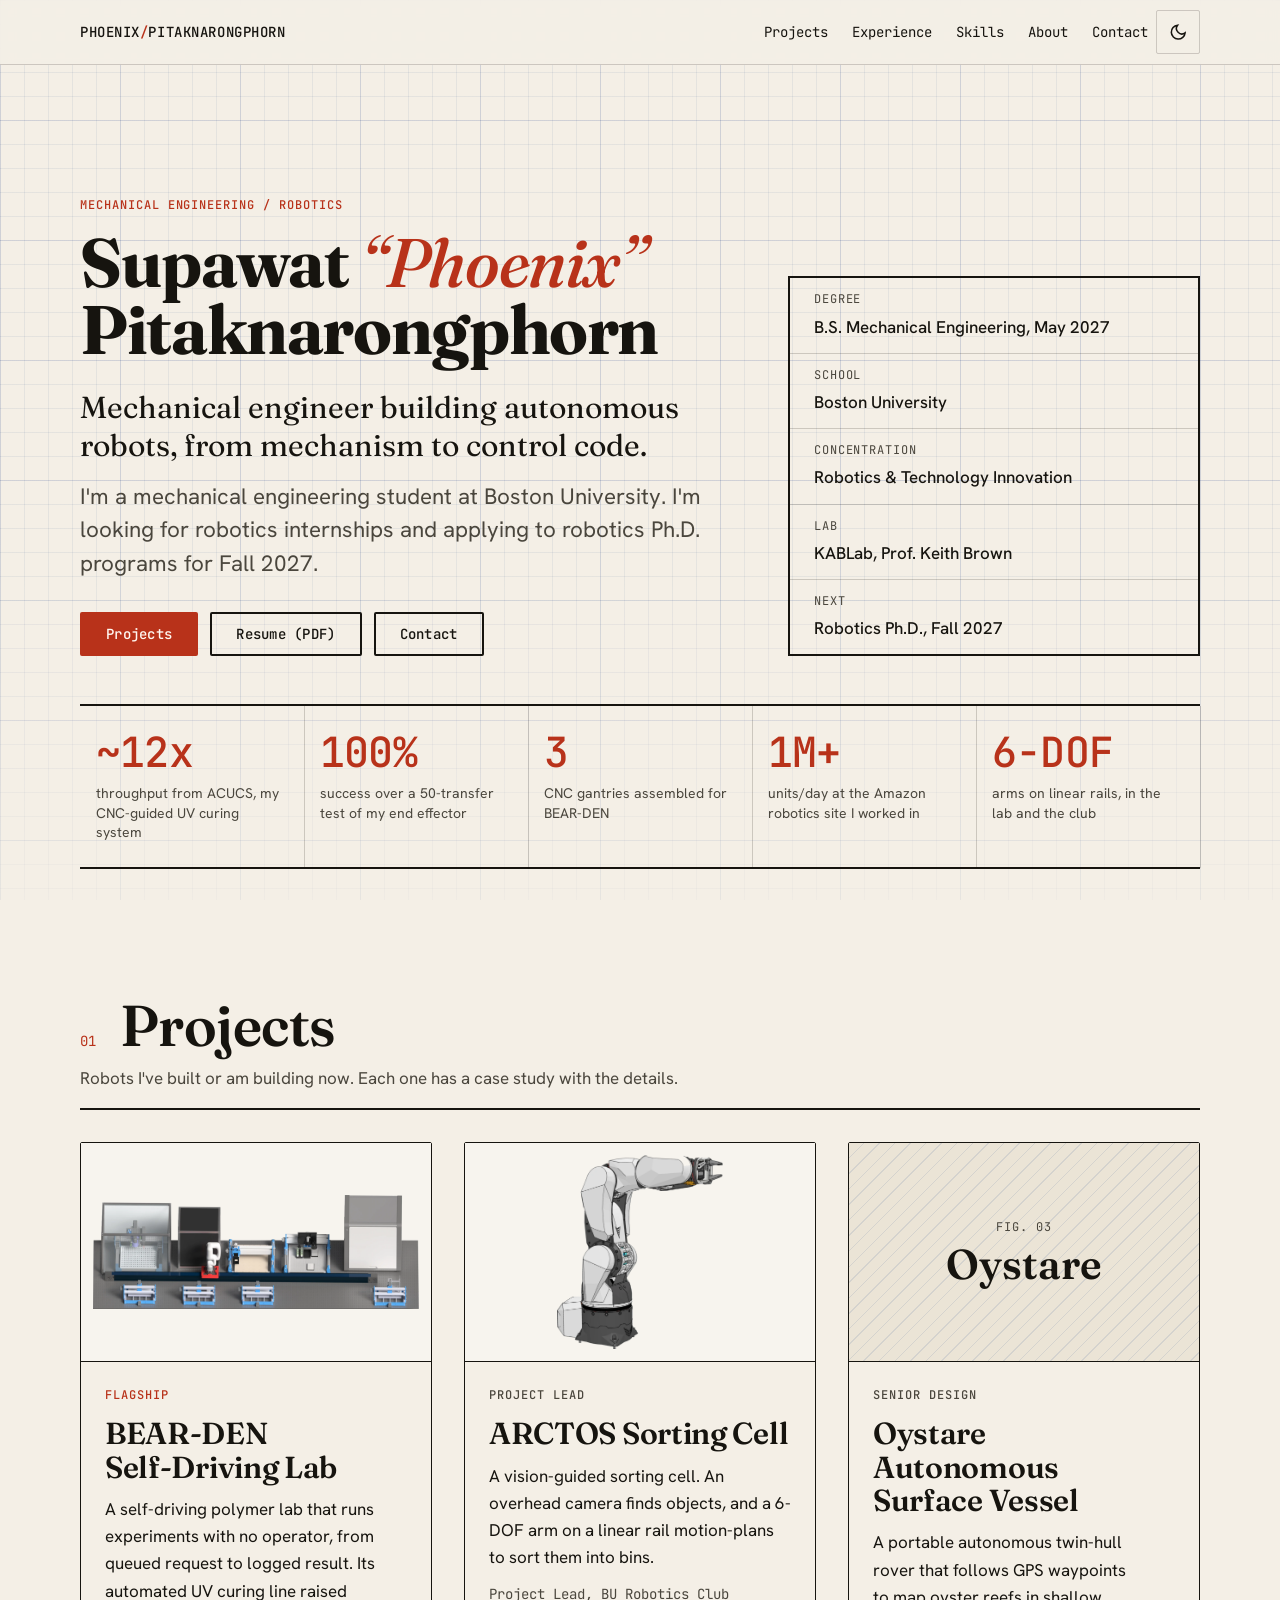
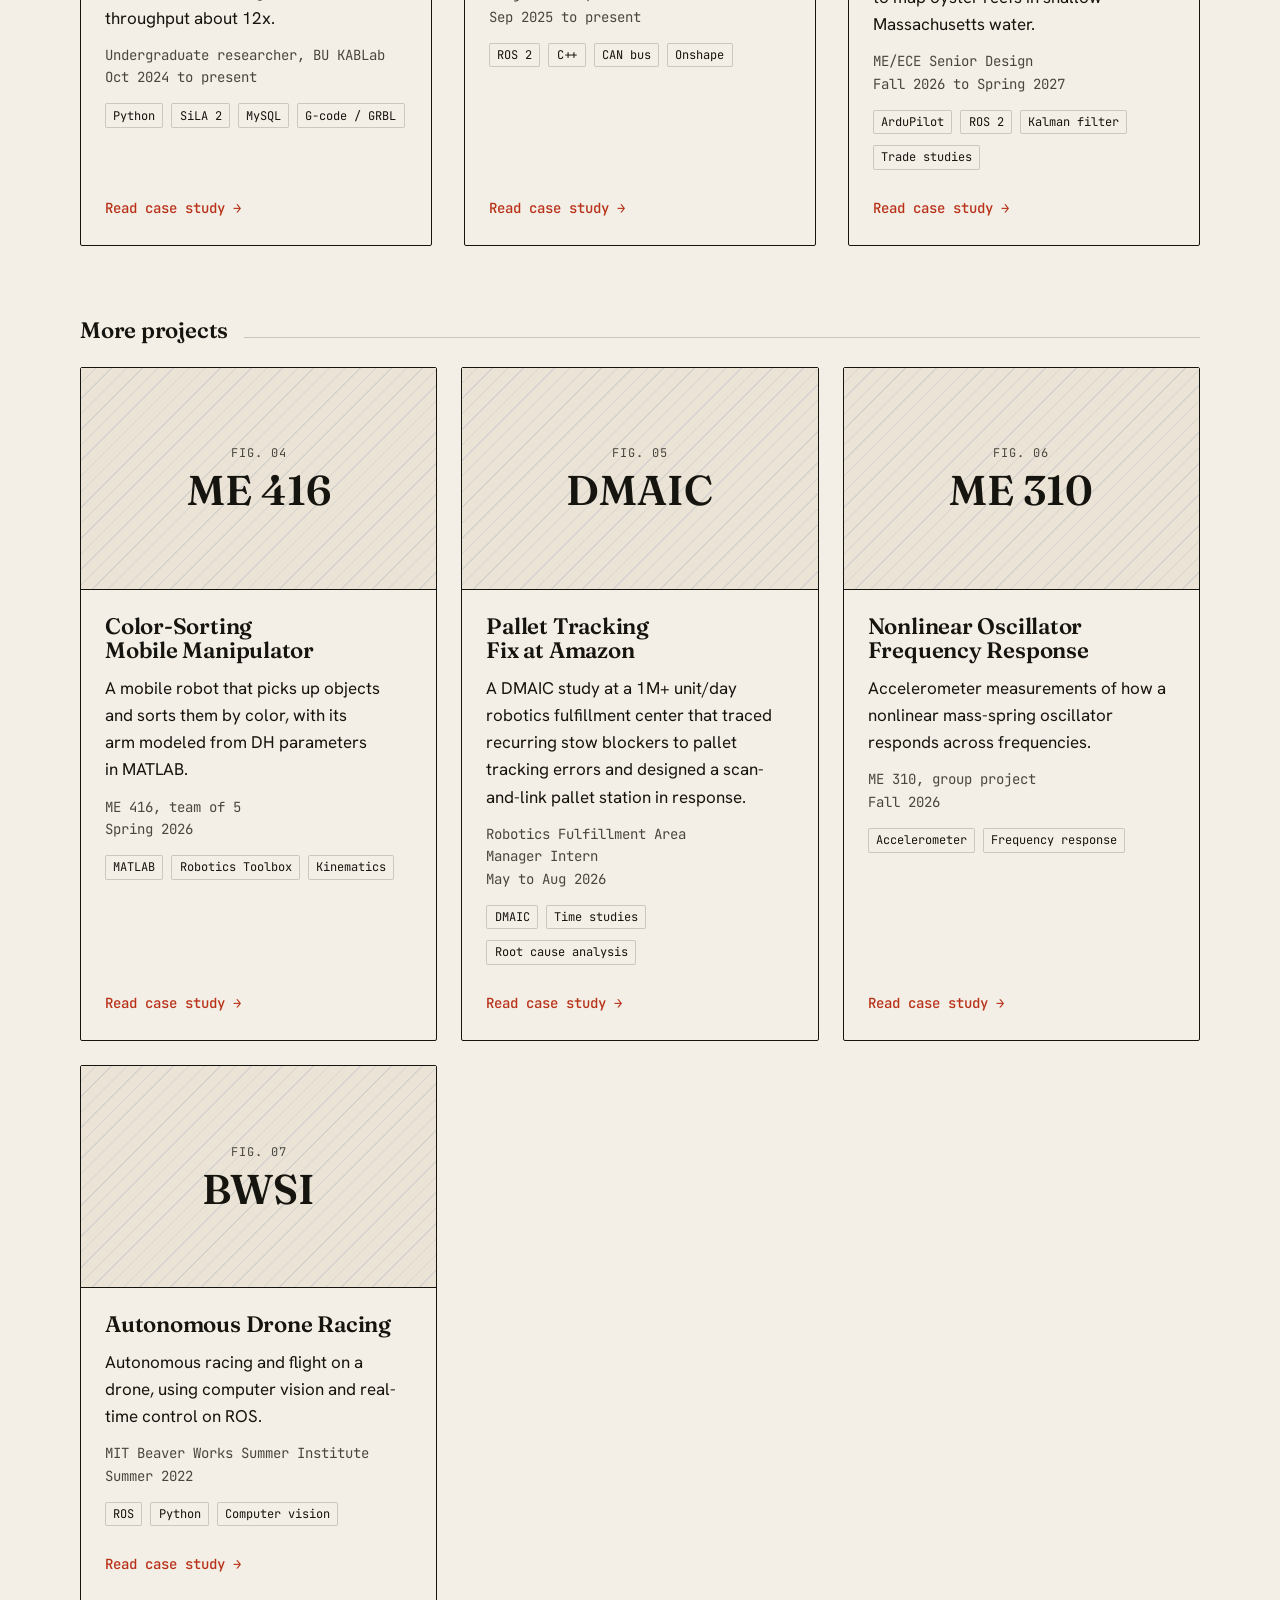
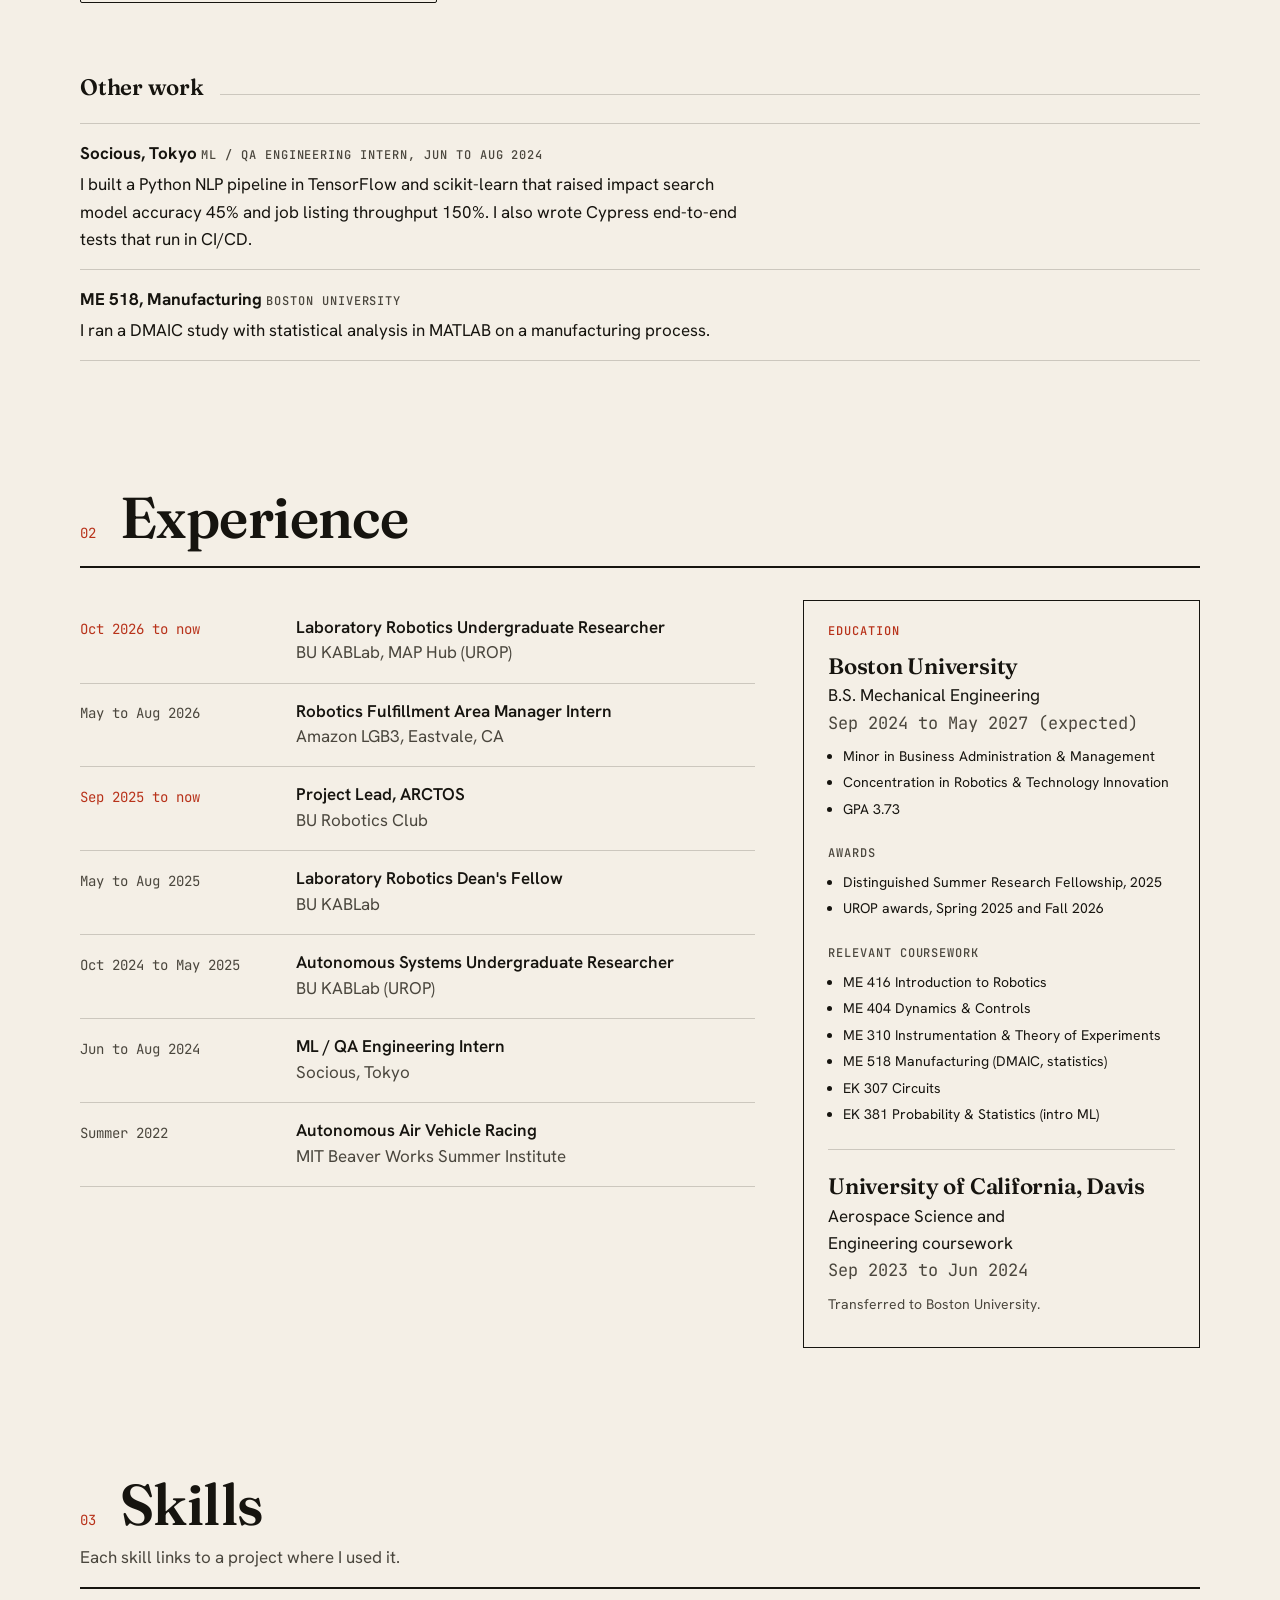
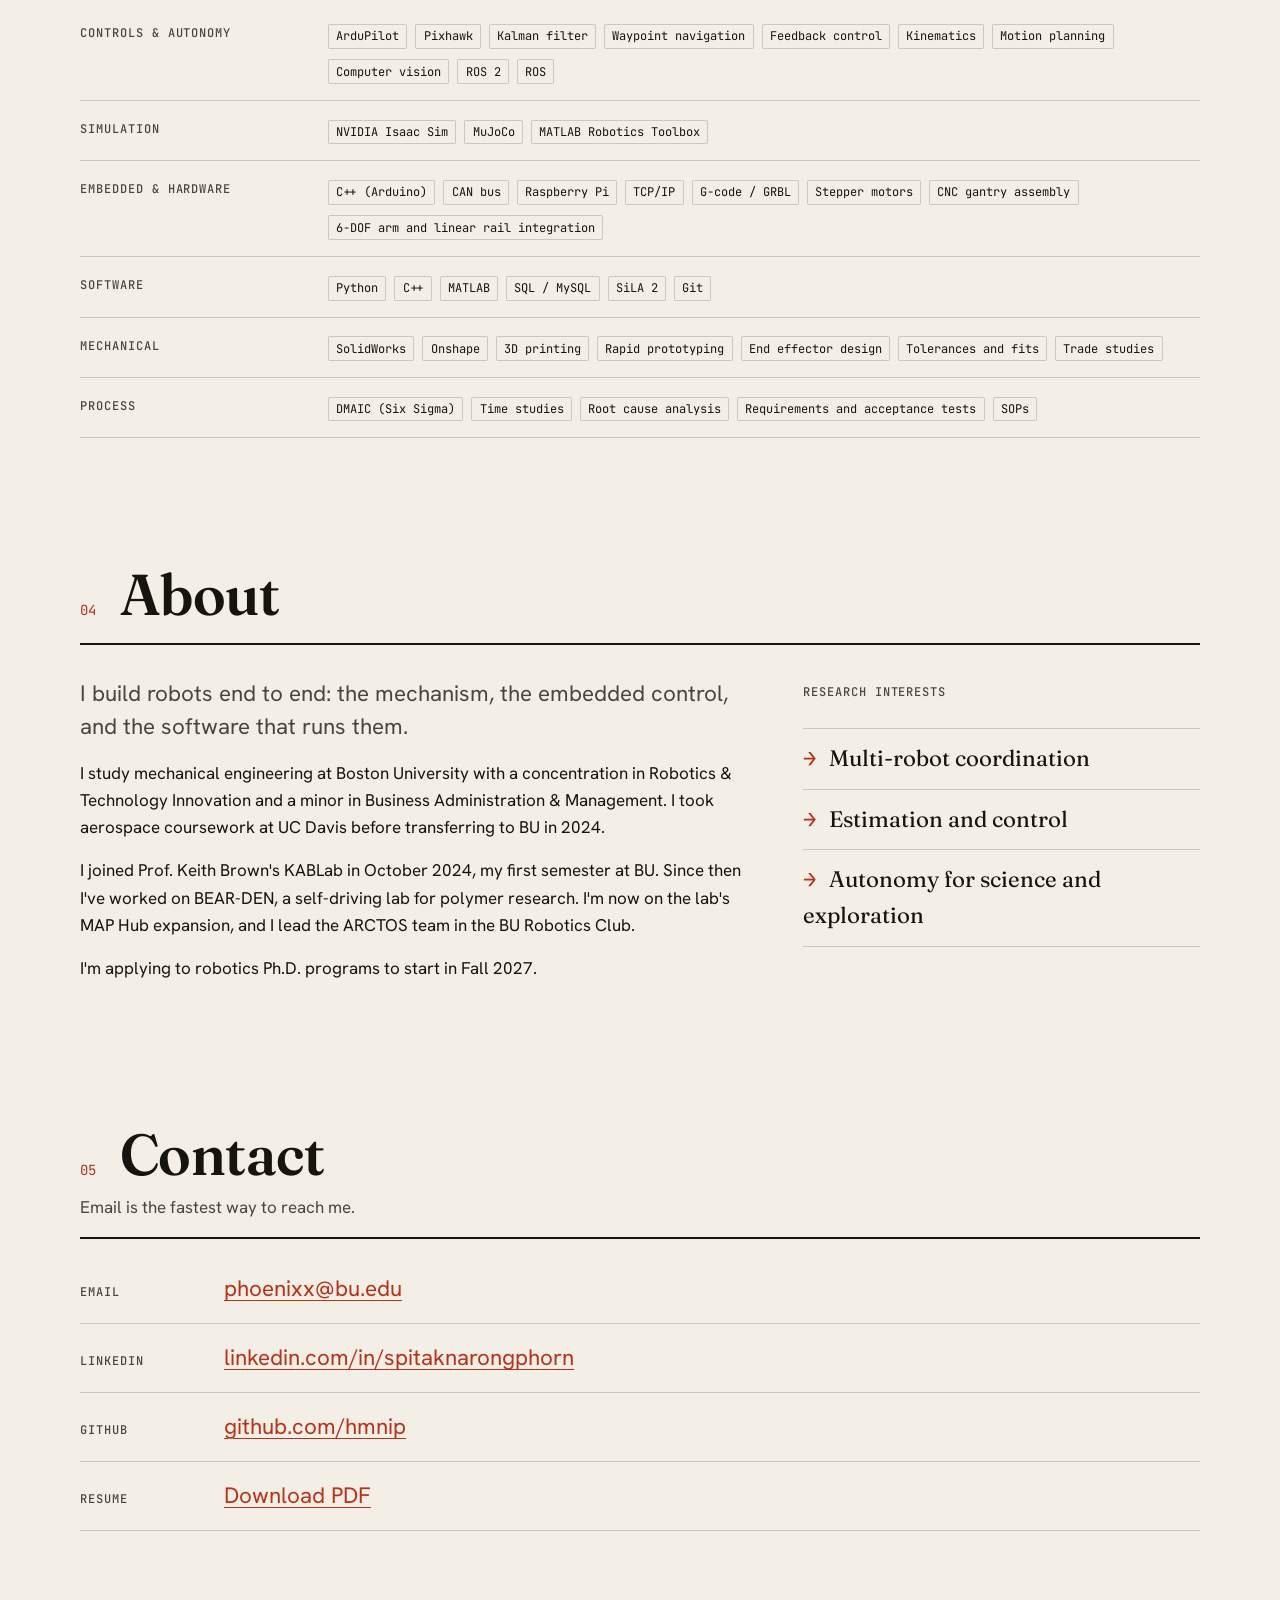
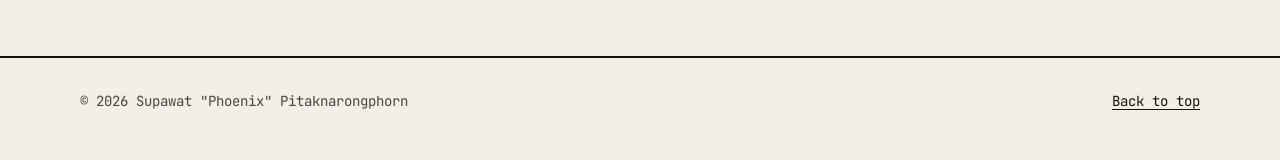
<file: index.html>
<!doctype html>
<html lang="en">
<head>
  <meta charset="utf-8">
  <meta name="viewport" content="width=device-width, initial-scale=1">
  <title>Phoenix Pitaknarongphorn | Mechanical Engineer, Robotics</title>
  <meta name="description" content="Mechanical engineering student at Boston University building autonomous robots, from mechanism to control code.">
  <meta name="theme-color" content="#f4efe6" media="(prefers-color-scheme: light)">
  <meta name="theme-color" content="#0f2a4a" media="(prefers-color-scheme: dark)">
  <link rel="icon" href="favicon.ico" sizes="32x32">
  <link rel="icon" href="assets/favicon.svg" type="image/svg+xml">
  <link rel="apple-touch-icon" href="assets/apple-touch-icon.png">
  <!-- Sharing previews. Absolute URLs so LinkedIn and Slack show the image. Change the domain here if the site moves. -->
  <meta property="og:type" content="website">
  <meta property="og:site_name" content="Phoenix Pitaknarongphorn">
  <meta property="og:url" content="https://hmnip.github.io/portfolio/">
  <meta property="og:title" content="Phoenix Pitaknarongphorn | Mechanical Engineer, Robotics">
  <meta property="og:description" content="Mechanical engineering student at Boston University building autonomous robots, from mechanism to control code.">
  <meta property="og:image" content="https://hmnip.github.io/portfolio/assets/img/share.png">
  <meta property="og:image:width" content="1200">
  <meta property="og:image:height" content="630">
  <meta property="og:image:alt" content="Phoenix Pitaknarongphorn: building autonomous robots, from mechanism to control code.">
  <meta name="twitter:card" content="summary_large_image">
  <meta name="twitter:title" content="Phoenix Pitaknarongphorn | Mechanical Engineer, Robotics">
  <meta name="twitter:description" content="Mechanical engineering student at Boston University building autonomous robots, from mechanism to control code.">
  <meta name="twitter:image" content="https://hmnip.github.io/portfolio/assets/img/share.png">
  <!-- Sets saved theme and the js class before first paint (inline on purpose, avoids a flash) -->
  <script>(function(){var d=document.documentElement;d.classList.add("js");try{var t=localStorage.getItem("theme");if(t==="light"||t==="dark")d.setAttribute("data-theme",t);}catch(e){}})();</script>
  <link rel="preconnect" href="https://fonts.googleapis.com">
  <link rel="preconnect" href="https://fonts.gstatic.com" crossorigin>
  <link rel="stylesheet" href="https://fonts.googleapis.com/css2?family=Fraunces:ital,opsz,wght@0,9..144,400..700;1,9..144,500&family=Hanken+Grotesk:wght@400;500;600&family=JetBrains+Mono:wght@400;500&display=swap">
  <link rel="stylesheet" href="assets/css/style.css">
  <!-- Structured data for search engines. Update "url" if the site moves to a custom domain. -->
  <script type="application/ld+json">
  {
    "@context": "https://schema.org",
    "@type": "Person",
    "url": "https://hmnip.github.io/portfolio/",
    "name": "Supawat Pitaknarongphorn",
    "alternateName": "Phoenix Pitaknarongphorn",
    "jobTitle": "Mechanical Engineering Student",
    "description": "Mechanical engineering student at Boston University building autonomous robots, from mechanism to control code.",
    "email": "mailto:phoenixx@bu.edu",
    "affiliation": {
      "@type": "CollegeOrUniversity",
      "name": "Boston University"
    },
    "knowsAbout": ["Robotics", "Autonomous systems", "Laboratory automation", "Embedded control", "ROS 2", "Mechanical design"],
    "sameAs": ["https://www.linkedin.com/in/spitaknarongphorn", "https://github.com/hmnip"]
  }
  </script>
</head>
<body>
  <a class="skip-link" href="#main">Skip to content</a>

  <header class="site-header">
    <div class="container site-header__inner">
      <a class="site-mark" href="index.html">PHOENIX<span>/</span>PITAKNARONGPHORN</a>
      <nav class="site-nav" aria-label="Primary">
        <ul class="site-nav__list" id="nav-list">
          <li><a href="#projects">Projects</a></li>
          <li><a href="#experience">Experience</a></li>
          <li><a href="#skills">Skills</a></li>
          <li><a href="#about">About</a></li>
          <li><a href="#contact">Contact</a></li>
        </ul>
        <button class="icon-btn theme-toggle" type="button" data-theme-toggle aria-label="Switch theme">
          <svg class="icon-moon" viewBox="0 0 24 24" fill="none" stroke="currentColor" stroke-width="2" aria-hidden="true"><path d="M21 12.8A9 9 0 1 1 11.2 3a7 7 0 0 0 9.8 9.8z"/></svg>
          <svg class="icon-sun" viewBox="0 0 24 24" fill="none" stroke="currentColor" stroke-width="2" aria-hidden="true"><circle cx="12" cy="12" r="4"/><path d="M12 2v2M12 20v2M4.9 4.9l1.4 1.4M17.7 17.7l1.4 1.4M2 12h2M20 12h2M4.9 19.1l1.4-1.4M17.7 6.3l1.4-1.4"/></svg>
        </button>
        <button class="icon-btn nav-toggle" type="button" aria-expanded="false" aria-controls="nav-list" aria-label="Menu">
          <svg viewBox="0 0 24 24" fill="none" stroke="currentColor" stroke-width="2" aria-hidden="true"><path d="M3 6h18M3 12h18M3 18h18"/></svg>
        </button>
      </nav>
    </div>
  </header>

  <main id="main">
    <!-- HERO ============================================================ -->
    <div class="container">
      <section class="hero" aria-labelledby="hero-name">
        <div class="hero__text">
          <span class="label label--accent">Mechanical Engineering / Robotics</span>
          <h1 class="hero__name" id="hero-name">Supawat <span class="alias">&ldquo;Phoenix&rdquo;</span> Pitaknarongphorn</h1>
          <p class="hero__headline">Mechanical engineer building autonomous robots, from mechanism to control code.</p>
          <p class="lede">I'm a mechanical engineering student at Boston University. I'm looking for robotics internships and applying to robotics Ph.D. programs for Fall 2027.</p>
          <div class="btn-row">
            <a class="btn btn--primary" href="#projects">Projects</a>
            <a class="btn" href="assets/resume.pdf">Resume (PDF)</a>
            <a class="btn" href="#contact">Contact</a>
          </div>
        </div>
        <dl class="hero__spec">
          <div class="title-block__cell"><dt>Degree</dt><dd>B.S. Mechanical Engineering, May 2027</dd></div>
          <div class="title-block__cell"><dt>School</dt><dd>Boston University</dd></div>
          <div class="title-block__cell"><dt>Concentration</dt><dd>Robotics &amp; Technology Innovation</dd></div>
          <div class="title-block__cell"><dt>Lab</dt><dd>KABLab, Prof. Keith Brown</dd></div>
          <div class="title-block__cell"><dt>Next</dt><dd>Robotics Ph.D., Fall 2027</dd></div>
        </dl>
      </section>

      <!-- AT A GLANCE ===================================================== -->
      <section aria-labelledby="glance-title">
        <h2 class="visually-hidden" id="glance-title">At a glance</h2>
        <ul class="glance">
          <li class="glance__item"><span class="glance__value">~12x</span><span class="glance__desc">throughput from ACUCS, my CNC-guided UV curing system</span></li>
          <li class="glance__item"><span class="glance__value">100%</span><span class="glance__desc">success over a 50-transfer test of my end effector</span></li>
          <li class="glance__item"><span class="glance__value">3</span><span class="glance__desc">CNC gantries assembled for BEAR-DEN</span></li>
          <li class="glance__item"><span class="glance__value">1M+</span><span class="glance__desc">units/day at the Amazon robotics site I worked in</span></li>
          <li class="glance__item"><span class="glance__value">6-DOF</span><span class="glance__desc">arms on linear rails, in the lab and the club</span></li>
        </ul>
      </section>

      <!-- PROJECTS ======================================================== -->
      <section class="section" id="projects" aria-labelledby="projects-title">
        <div class="section__head">
          <span class="section__num">01</span>
          <h2 id="projects-title">Projects</h2>
          <p>Robots I've built or am building now. Each one has a case study with the details.</p>
        </div>

        <div class="card-grid card-grid--feature">
          <article class="card reveal">
            <div class="card__media">
              <!-- Replace with: <img src="assets/img/bear-den/hero.webp" width="1200" height="750" loading="lazy" decoding="async" alt="..."> (16:10, 1200x750, under 150 KB) -->
              <div class="sheet"><img src="assets/img/bear-den/workcell-render.webp" width="1600" height="560" loading="lazy" decoding="async" alt="Render of the BEAR-DEN workcell: a robot arm on a linear rail between enclosed lab instruments"></div>
            </div>
            <div class="card__body">
              <span class="label label--accent">Flagship</span>
              <h3 class="card__title"><span class="nowrap">BEAR-DEN</span> Self-Driving Lab</h3>
              <p class="card__outcome">A self-driving polymer lab that runs experiments with no operator, from queued request to logged result. Its automated UV curing line raised throughput about 12x.</p>
              <p class="card__role">Undergraduate researcher, BU KABLab<br>Oct 2024 to present</p>
              <ul class="tags" aria-label="Tools">
                <li><span class="tag">Python</span></li>
                <li><span class="tag">SiLA 2</span></li>
                <li><span class="tag">MySQL</span></li>
                <li><span class="tag">G-code / GRBL</span></li>
              </ul>
              <div class="card__foot"><a class="link-arrow card__link" href="projects/bear-den.html">Read case study<span class="visually-hidden">: BEAR-DEN</span></a></div>
            </div>
          </article>

          <article class="card reveal">
            <div class="card__media">
              <!-- Replace with: assets/img/arctos/hero.webp (16:10, 1200x750) -->
              <div class="sheet"><img src="assets/img/arctos/arm-render.webp" width="772" height="901" loading="lazy" decoding="async" alt="Render of the 6-DOF Arctos robot arm with a gripper"></div>
            </div>
            <div class="card__body">
              <span class="label">Project lead</span>
              <h3 class="card__title">ARCTOS Sorting Cell</h3>
              <p class="card__outcome">A vision-guided sorting cell. An overhead camera finds objects, and a 6-DOF arm on a linear rail motion-plans to sort them into bins.</p>
              <p class="card__role">Project Lead, BU Robotics Club<br>Sep 2025 to present</p>
              <ul class="tags" aria-label="Tools">
                <li><span class="tag">ROS 2</span></li>
                <li><span class="tag">C++</span></li>
                <li><span class="tag">CAN bus</span></li>
                <li><span class="tag">Onshape</span></li>
              </ul>
              <div class="card__foot"><a class="link-arrow card__link" href="projects/arctos.html">Read case study<span class="visually-hidden">: ARCTOS</span></a></div>
            </div>
          </article>

          <article class="card reveal">
            <div class="card__media">
              <!-- Replace with: assets/img/oystare/hero.webp (16:10, 1200x750) -->
              <div class="media-placeholder media-placeholder--plate" aria-hidden="true"><span class="plate__fig">Fig. 03</span><span class="plate__name">Oystare</span></div>
            </div>
            <div class="card__body">
              <span class="label">Senior design</span>
              <h3 class="card__title">Oystare Autonomous Surface Vessel</h3>
              <p class="card__outcome">A portable autonomous twin-hull rover that follows GPS waypoints to map oyster reefs in shallow Massachusetts water.</p>
              <p class="card__role">ME/ECE Senior Design<br>Fall 2026 to Spring 2027</p>
              <ul class="tags" aria-label="Tools">
                <li><span class="tag">ArduPilot</span></li>
                <li><span class="tag">ROS 2</span></li>
                <li><span class="tag">Kalman filter</span></li>
                <li><span class="tag">Trade studies</span></li>
              </ul>
              <div class="card__foot"><a class="link-arrow card__link" href="projects/oystare.html">Read case study<span class="visually-hidden">: Oystare</span></a></div>
            </div>
          </article>
        </div>

        <div class="subhead"><h3>More projects</h3></div>
        <div class="card-grid">
          <article class="card card--small reveal">
            <div class="card__media">
              <!-- Replace with: assets/img/mobile-manipulator/hero.webp (16:10, 800x500) -->
              <div class="media-placeholder media-placeholder--plate" aria-hidden="true"><span class="plate__fig">Fig. 04</span><span class="plate__name">ME 416</span></div>
            </div>
            <div class="card__body">
              <h3 class="card__title">Color-Sorting Mobile Manipulator</h3>
              <p class="card__outcome">A mobile robot that picks up objects and sorts them by color, with its arm modeled from DH parameters in MATLAB.</p>
              <p class="card__role">ME 416, team of 5<br>Spring 2026</p>
              <ul class="tags" aria-label="Tools">
                <li><span class="tag">MATLAB</span></li>
                <li><span class="tag">Robotics Toolbox</span></li>
                <li><span class="tag">Kinematics</span></li>
              </ul>
              <div class="card__foot"><a class="link-arrow card__link" href="projects/mobile-manipulator.html">Read case study<span class="visually-hidden">: Color-Sorting Mobile Manipulator</span></a></div>
            </div>
          </article>

          <article class="card card--small reveal">
            <div class="card__media">
              <!-- No site photos allowed. Use a diagram of the pallet station flow: assets/img/amazon-pallet-flow/hero.webp (16:10) -->
              <div class="media-placeholder media-placeholder--plate" aria-hidden="true"><span class="plate__fig">Fig. 05</span><span class="plate__name">DMAIC</span></div>
            </div>
            <div class="card__body">
              <h3 class="card__title">Pallet Tracking Fix at Amazon</h3>
              <p class="card__outcome">A DMAIC study at a 1M+ unit/day robotics fulfillment center that traced recurring stow blockers to pallet tracking errors and designed a scan-and-link pallet station in response.</p>
              <p class="card__role">Robotics Fulfillment Area Manager Intern<br>May to Aug 2026</p>
              <ul class="tags" aria-label="Tools">
                <li><span class="tag">DMAIC</span></li>
                <li><span class="tag">Time studies</span></li>
                <li><span class="tag">Root cause analysis</span></li>
              </ul>
              <div class="card__foot"><a class="link-arrow card__link" href="projects/amazon-pallet-flow.html">Read case study<span class="visually-hidden">: Pallet Tracking Fix at Amazon</span></a></div>
            </div>
          </article>

          <article class="card card--small reveal">
            <div class="card__media">
              <!-- Replace with: assets/img/nonlinear-oscillator/hero.webp (16:10, 800x500) -->
              <div class="media-placeholder media-placeholder--plate" aria-hidden="true"><span class="plate__fig">Fig. 06</span><span class="plate__name">ME 310</span></div>
            </div>
            <div class="card__body">
              <h3 class="card__title">Nonlinear Oscillator Frequency Response</h3>
              <p class="card__outcome">Accelerometer measurements of how a nonlinear mass-spring oscillator responds across frequencies.</p>
              <p class="card__role">ME 310, group project<br>Fall 2026</p>
              <ul class="tags" aria-label="Tools">
                <li><span class="tag">Accelerometer</span></li>
                <li><span class="tag">Frequency response</span></li>
              </ul>
              <div class="card__foot"><a class="link-arrow card__link" href="projects/nonlinear-oscillator.html">Read case study<span class="visually-hidden">: Nonlinear Oscillator Frequency Response</span></a></div>
            </div>
          </article>

          <article class="card card--small reveal">
            <div class="card__media">
              <!-- Replace with: assets/img/bwsi-drone-racing/hero.webp (16:10, 800x500) -->
              <div class="media-placeholder media-placeholder--plate" aria-hidden="true"><span class="plate__fig">Fig. 07</span><span class="plate__name">BWSI</span></div>
            </div>
            <div class="card__body">
              <h3 class="card__title">Autonomous Drone Racing</h3>
              <p class="card__outcome">Autonomous racing and flight on a drone, using computer vision and real-time control on ROS.</p>
              <p class="card__role">MIT Beaver Works Summer Institute<br>Summer 2022</p>
              <ul class="tags" aria-label="Tools">
                <li><span class="tag">ROS</span></li>
                <li><span class="tag">Python</span></li>
                <li><span class="tag">Computer vision</span></li>
              </ul>
              <div class="card__foot"><a class="link-arrow card__link" href="projects/bwsi-drone-racing.html">Read case study<span class="visually-hidden">: Autonomous Drone Racing</span></a></div>
            </div>
          </article>
        </div>

        <div class="subhead"><h3>Other work</h3></div>
        <ul class="other-work">
          <li>
            <p><strong>Socious, Tokyo</strong> <span class="label">ML / QA Engineering Intern, Jun to Aug 2024</span></p>
            <p>I built a Python NLP pipeline in TensorFlow and scikit-learn that raised impact search model accuracy 45% and job listing throughput 150%. I also wrote Cypress end-to-end tests that run in CI/CD.</p>
          </li>
          <li>
            <p><strong>ME 518, Manufacturing</strong> <span class="label">Boston University</span></p>
            <p>I ran a DMAIC study with statistical analysis in MATLAB on a manufacturing process.</p>
          </li>
        </ul>
      </section>

      <!-- EXPERIENCE ====================================================== -->
      <section class="section" id="experience" aria-labelledby="experience-title">
        <div class="section__head">
          <span class="section__num">02</span>
          <h2 id="experience-title">Experience</h2>
        </div>
        <div class="split">
          <ol class="timeline">
            <li class="timeline__item is-current">
              <span class="timeline__date">Oct 2026 to now</span>
              <div><p class="timeline__role">Laboratory Robotics Undergraduate Researcher</p><p class="timeline__org">BU KABLab, MAP Hub (UROP)</p></div>
            </li>
            <li class="timeline__item">
              <span class="timeline__date">May to Aug 2026</span>
              <div><p class="timeline__role">Robotics Fulfillment Area Manager Intern</p><p class="timeline__org">Amazon LGB3, Eastvale, CA</p></div>
            </li>
            <li class="timeline__item is-current">
              <span class="timeline__date">Sep 2025 to now</span>
              <div><p class="timeline__role">Project Lead, ARCTOS</p><p class="timeline__org">BU Robotics Club</p></div>
            </li>
            <li class="timeline__item">
              <span class="timeline__date">May to Aug 2025</span>
              <div><p class="timeline__role">Laboratory Robotics Dean's Fellow</p><p class="timeline__org">BU KABLab</p></div>
            </li>
            <li class="timeline__item">
              <span class="timeline__date">Oct 2024 to May 2025</span>
              <div><p class="timeline__role">Autonomous Systems Undergraduate Researcher</p><p class="timeline__org">BU KABLab (UROP)</p></div>
            </li>
            <li class="timeline__item">
              <span class="timeline__date">Jun to Aug 2024</span>
              <div><p class="timeline__role">ML / QA Engineering Intern</p><p class="timeline__org">Socious, Tokyo</p></div>
            </li>
            <li class="timeline__item">
              <span class="timeline__date">Summer 2022</span>
              <div><p class="timeline__role">Autonomous Air Vehicle Racing</p><p class="timeline__org">MIT Beaver Works Summer Institute</p></div>
            </li>
          </ol>

          <aside class="edu" aria-labelledby="edu-title">
            <h3 class="label label--accent" id="edu-title">Education</h3>
            <div class="edu__item">
              <h4>Boston University</h4>
              <p>B.S. Mechanical Engineering<br><span class="mono muted">Sep 2024 to May 2027 (expected)</span></p>
              <ul>
                <li>Minor in Business Administration &amp; Management</li>
                <li>Concentration in Robotics &amp; Technology Innovation</li>
                <li>GPA 3.73</li>
              </ul>
              <span class="label">Awards</span>
              <ul>
                <li>Distinguished Summer Research Fellowship, 2025</li>
                <li>UROP awards, Spring 2025 and Fall 2026</li>
              </ul>
              <span class="label">Relevant coursework</span>
              <ul>
                <li>ME 416 Introduction to Robotics</li>
                <li>ME 404 Dynamics &amp; Controls</li>
                <li>ME 310 Instrumentation &amp; Theory of Experiments</li>
                <li>ME 518 Manufacturing (DMAIC, statistics)</li>
                <li>EK 307 Circuits</li>
                <li>EK 381 Probability &amp; Statistics (intro ML)</li>
              </ul>
            </div>
            <div class="edu__item">
              <h4>University of California, Davis</h4>
              <p>Aerospace Science and Engineering coursework<br><span class="mono muted">Sep 2023 to Jun 2024</span></p>
              <p class="muted" style="font-size: var(--step--1)">Transferred to Boston University.</p>
            </div>
          </aside>
        </div>
      </section>

      <!-- SKILLS ========================================================== -->
      <section class="section" id="skills" aria-labelledby="skills-title">
        <div class="section__head">
          <span class="section__num">03</span>
          <h2 id="skills-title">Skills</h2>
          <p>Each skill links to a project where I used it.</p>
        </div>
        <dl class="skills">
          <div class="skills__row">
            <dt class="label">Controls &amp; Autonomy</dt>
            <dd><ul class="tags">
              <li><a class="tag" href="projects/oystare.html">ArduPilot<span class="visually-hidden">, used in Oystare</span></a></li>
              <li><a class="tag" href="projects/oystare.html">Pixhawk<span class="visually-hidden">, used in Oystare</span></a></li>
              <li><a class="tag" href="projects/oystare.html">Kalman filter<span class="visually-hidden">, used in Oystare</span></a></li>
              <li><a class="tag" href="projects/oystare.html">Waypoint navigation<span class="visually-hidden">, used in Oystare</span></a></li>
              <li><a class="tag" href="projects/bwsi-drone-racing.html">Feedback control<span class="visually-hidden">, used in Autonomous Drone Racing</span></a></li>
              <li><a class="tag" href="projects/mobile-manipulator.html">Kinematics<span class="visually-hidden">, used in the Mobile Manipulator</span></a></li>
              <li><a class="tag" href="projects/arctos.html">Motion planning<span class="visually-hidden">, used in ARCTOS</span></a></li>
              <li><a class="tag" href="projects/arctos.html">Computer vision<span class="visually-hidden">, used in ARCTOS</span></a></li>
              <li><a class="tag" href="projects/arctos.html">ROS 2<span class="visually-hidden">, used in ARCTOS</span></a></li>
              <li><a class="tag" href="projects/bwsi-drone-racing.html">ROS<span class="visually-hidden">, used in Autonomous Drone Racing</span></a></li>
            </ul></dd>
          </div>
          <div class="skills__row">
            <dt class="label">Simulation</dt>
            <dd><ul class="tags">
              <li><a class="tag" href="projects/bear-den.html#map-hub">NVIDIA Isaac Sim<span class="visually-hidden">, used in BEAR-DEN</span></a></li>
              <li><a class="tag" href="projects/bear-den.html#map-hub">MuJoCo<span class="visually-hidden">, used in BEAR-DEN</span></a></li>
              <li><a class="tag" href="projects/mobile-manipulator.html">MATLAB Robotics Toolbox<span class="visually-hidden">, used in the Mobile Manipulator</span></a></li>
            </ul></dd>
          </div>
          <div class="skills__row">
            <dt class="label">Embedded &amp; Hardware</dt>
            <dd><ul class="tags">
              <li><a class="tag" href="projects/arctos.html">C++ (Arduino)<span class="visually-hidden">, used in ARCTOS</span></a></li>
              <li><a class="tag" href="projects/arctos.html">CAN bus<span class="visually-hidden">, used in ARCTOS</span></a></li>
              <li><a class="tag" href="projects/bear-den.html">Raspberry Pi<span class="visually-hidden">, used in BEAR-DEN</span></a></li>
              <li><a class="tag" href="projects/bear-den.html">TCP/IP<span class="visually-hidden">, used in BEAR-DEN</span></a></li>
              <li><a class="tag" href="projects/bear-den.html#acucs">G-code / GRBL<span class="visually-hidden">, used in ACUCS</span></a></li>
              <li><a class="tag" href="projects/bear-den.html#acucs">Stepper motors<span class="visually-hidden">, used in ACUCS</span></a></li>
              <li><a class="tag" href="projects/bear-den.html#acucs">CNC gantry assembly<span class="visually-hidden">, used in ACUCS</span></a></li>
              <li><a class="tag" href="projects/bear-den.html">6-DOF arm and linear rail integration<span class="visually-hidden">, used in BEAR-DEN</span></a></li>
            </ul></dd>
          </div>
          <div class="skills__row">
            <dt class="label">Software</dt>
            <dd><ul class="tags">
              <li><a class="tag" href="projects/bear-den.html">Python<span class="visually-hidden">, used in BEAR-DEN</span></a></li>
              <li><a class="tag" href="projects/arctos.html">C++<span class="visually-hidden">, used in ARCTOS</span></a></li>
              <li><a class="tag" href="projects/mobile-manipulator.html">MATLAB<span class="visually-hidden">, used in the Mobile Manipulator</span></a></li>
              <li><a class="tag" href="projects/bear-den.html">SQL / MySQL<span class="visually-hidden">, used in BEAR-DEN</span></a></li>
              <li><a class="tag" href="projects/bear-den.html">SiLA 2<span class="visually-hidden">, used in BEAR-DEN</span></a></li>
              <li><a class="tag" href="projects/arctos.html">Git<span class="visually-hidden">, used in ARCTOS</span></a></li>
            </ul></dd>
          </div>
          <div class="skills__row">
            <dt class="label">Mechanical</dt>
            <dd><ul class="tags">
              <li><a class="tag" href="projects/bear-den.html">SolidWorks<span class="visually-hidden">, used in BEAR-DEN</span></a></li>
              <li><a class="tag" href="projects/arctos.html">Onshape<span class="visually-hidden">, used in ARCTOS</span></a></li>
              <li><a class="tag" href="projects/bear-den.html">3D printing<span class="visually-hidden">, used in BEAR-DEN</span></a></li>
              <li><a class="tag" href="projects/bear-den.html">Rapid prototyping<span class="visually-hidden">, used in BEAR-DEN</span></a></li>
              <li><a class="tag" href="projects/bear-den.html">End effector design<span class="visually-hidden">, used in BEAR-DEN</span></a></li>
              <li><a class="tag" href="projects/arctos.html">Tolerances and fits<span class="visually-hidden">, used in ARCTOS</span></a></li>
              <li><a class="tag" href="projects/oystare.html">Trade studies<span class="visually-hidden">, used in Oystare</span></a></li>
            </ul></dd>
          </div>
          <div class="skills__row">
            <dt class="label">Process</dt>
            <dd><ul class="tags">
              <li><a class="tag" href="projects/amazon-pallet-flow.html">DMAIC (Six Sigma)<span class="visually-hidden">, used at Amazon</span></a></li>
              <li><a class="tag" href="projects/amazon-pallet-flow.html">Time studies<span class="visually-hidden">, used at Amazon</span></a></li>
              <li><a class="tag" href="projects/amazon-pallet-flow.html">Root cause analysis<span class="visually-hidden">, used at Amazon</span></a></li>
              <li><a class="tag" href="projects/oystare.html">Requirements and acceptance tests<span class="visually-hidden">, used in Oystare</span></a></li>
              <li><a class="tag" href="projects/bear-den.html">SOPs<span class="visually-hidden">, used in BEAR-DEN</span></a></li>
            </ul></dd>
          </div>
        </dl>
      </section>

      <!-- ABOUT =========================================================== -->
      <section class="section" id="about" aria-labelledby="about-title">
        <div class="section__head">
          <span class="section__num">04</span>
          <h2 id="about-title">About</h2>
        </div>
        <div class="split">
          <div>
            <p class="lede">I build robots end to end: the mechanism, the embedded control, and the software that runs them.</p>
            <p>I study mechanical engineering at Boston University with a concentration in Robotics &amp; Technology Innovation and a minor in Business Administration &amp; Management. I took aerospace coursework at UC Davis before transferring to BU in 2024.</p>
            <p>I joined Prof. Keith Brown's KABLab in October 2024, my first semester at BU. Since then I've worked on BEAR-DEN, a self-driving lab for polymer research. I'm now on the lab's MAP Hub expansion, and I lead the ARCTOS team in the BU Robotics Club.</p>
            <p>I'm applying to robotics Ph.D. programs to start in Fall 2027.</p>
          </div>
          <div>
            <span class="label">Research interests</span>
            <ul class="interests">
              <li>Multi-robot coordination</li>
              <li>Estimation and control</li>
              <li>Autonomy for science and exploration</li>
            </ul>
          </div>
        </div>
      </section>

      <!-- CONTACT ========================================================= -->
      <section class="section" id="contact" aria-labelledby="contact-title">
        <div class="section__head">
          <span class="section__num">05</span>
          <h2 id="contact-title">Contact</h2>
          <p>Email is the fastest way to reach me.</p>
        </div>
        <dl class="contact-list">
          <div class="contact-list__row"><dt class="label">Email</dt><dd><a href="mailto:phoenixx@bu.edu">phoenixx@bu.edu</a></dd></div>
          <div class="contact-list__row"><dt class="label">LinkedIn</dt><dd><a href="https://www.linkedin.com/in/spitaknarongphorn" rel="me">linkedin.com/in/spitaknarongphorn</a></dd></div>
          <div class="contact-list__row"><dt class="label">GitHub</dt><dd><a href="https://github.com/hmnip" rel="me">github.com/hmnip</a></dd></div>
          <div class="contact-list__row"><dt class="label">Resume</dt><dd><a href="assets/resume.pdf">Download PDF</a></dd></div>
        </dl>
      </section>
    </div>
  </main>

  <footer class="site-footer">
    <div class="container site-footer__inner">
      <span>&copy; <span data-year>2026</span> Supawat "Phoenix" Pitaknarongphorn</span>
      <span><a href="#main">Back to top</a></span>
    </div>
  </footer>

  <script src="assets/js/main.js" defer></script>
</body>
</html>
</file>
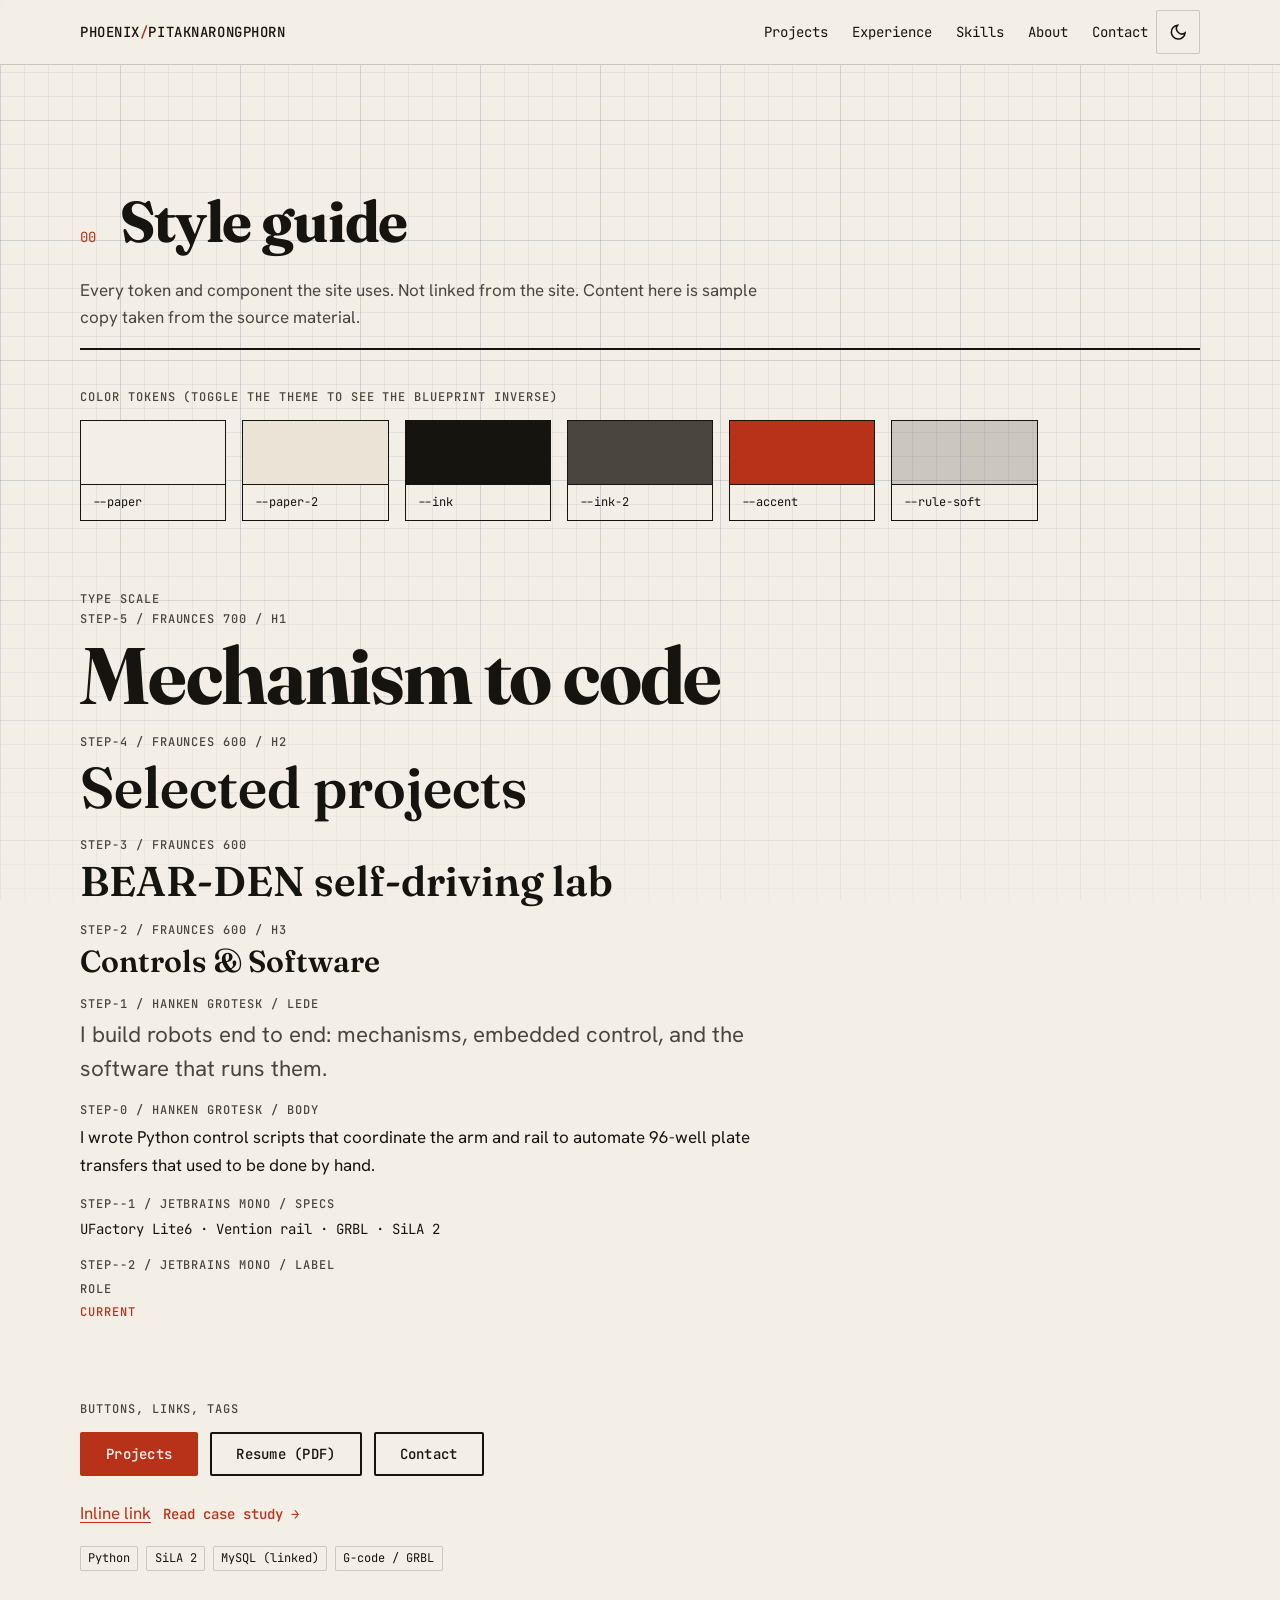
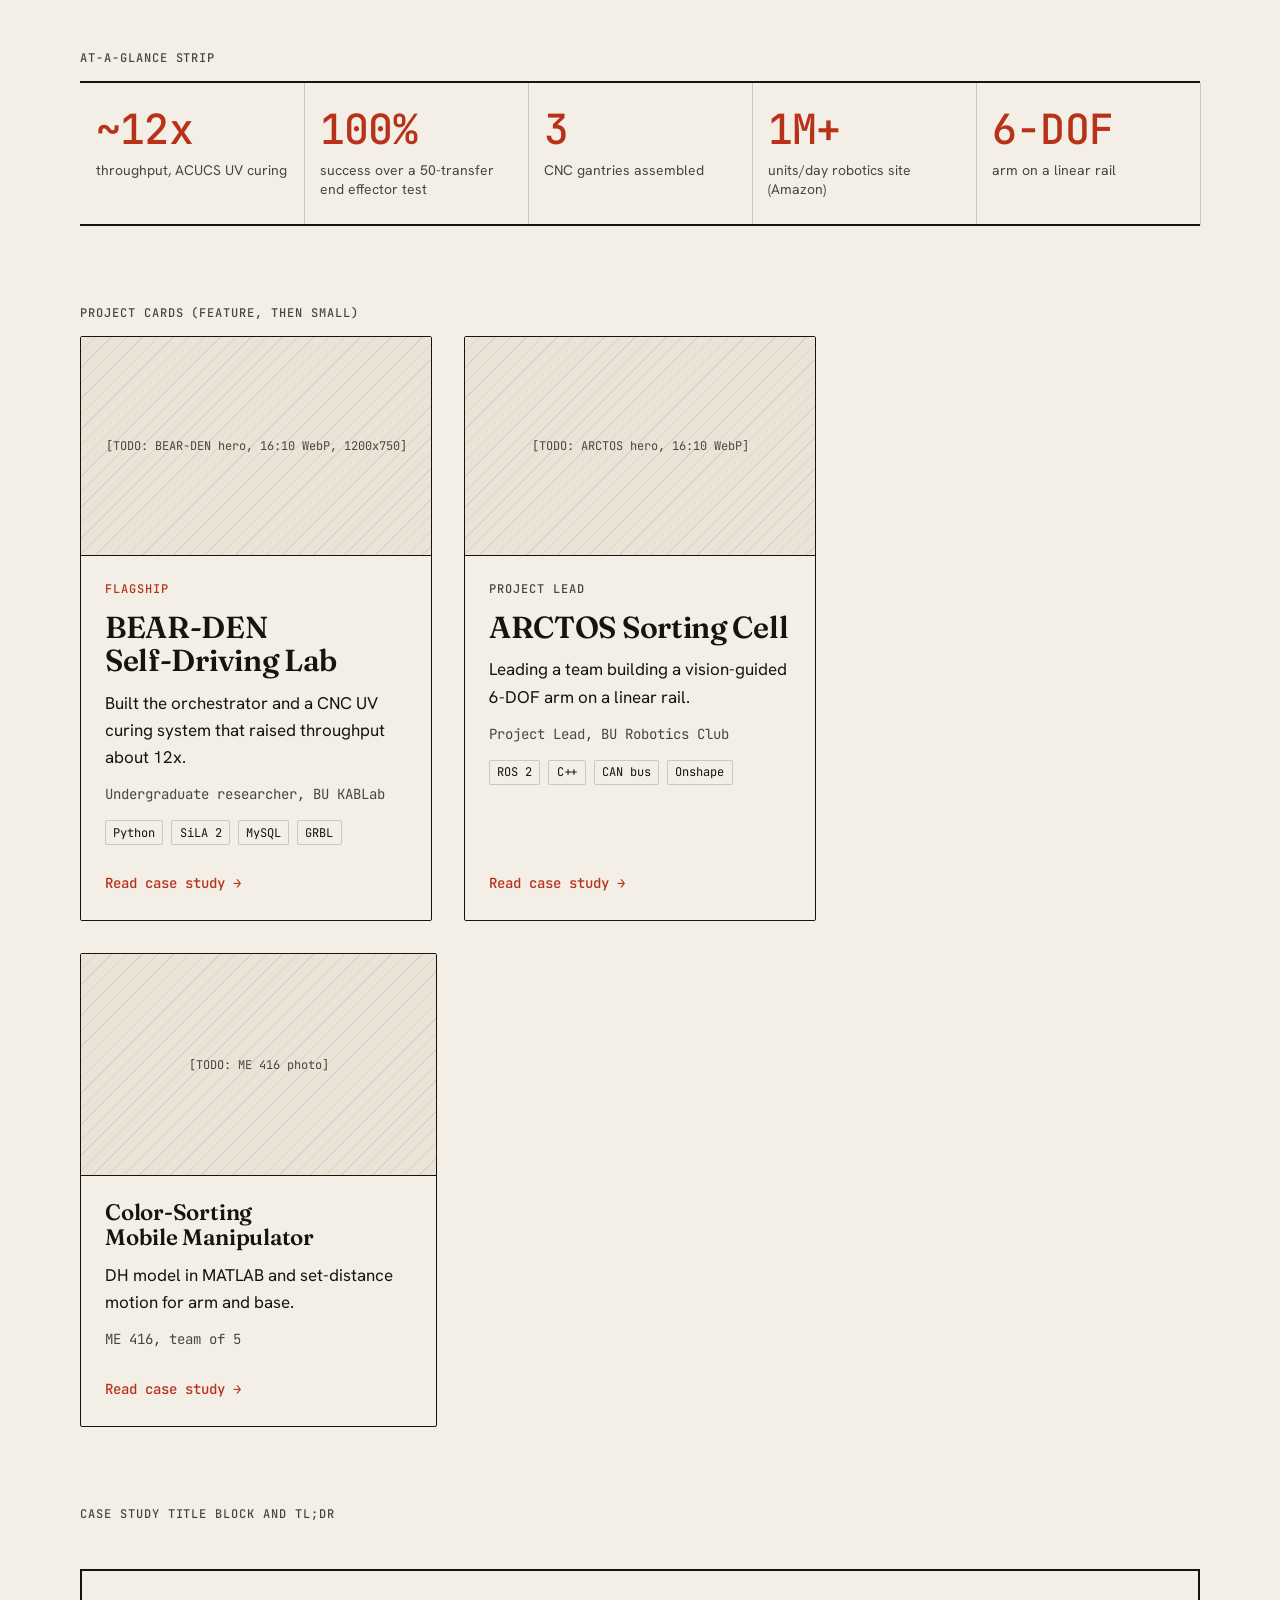
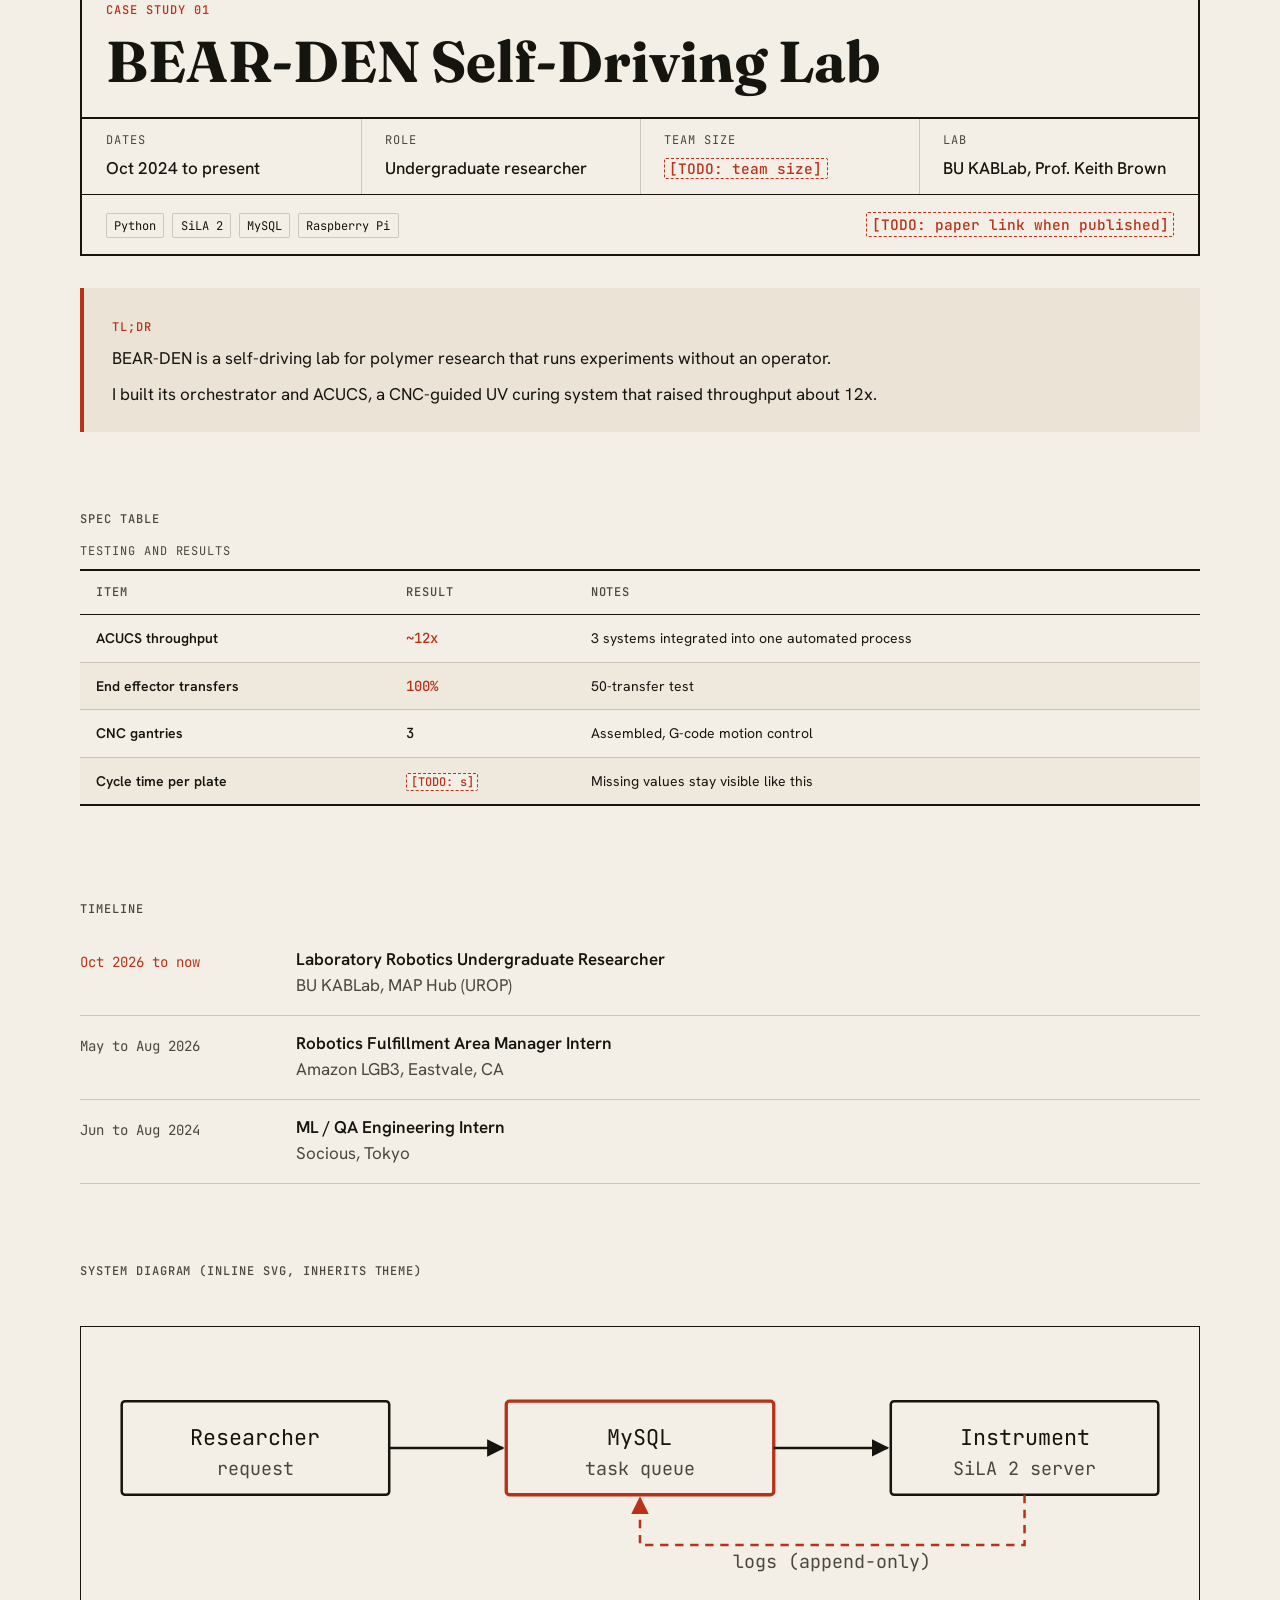
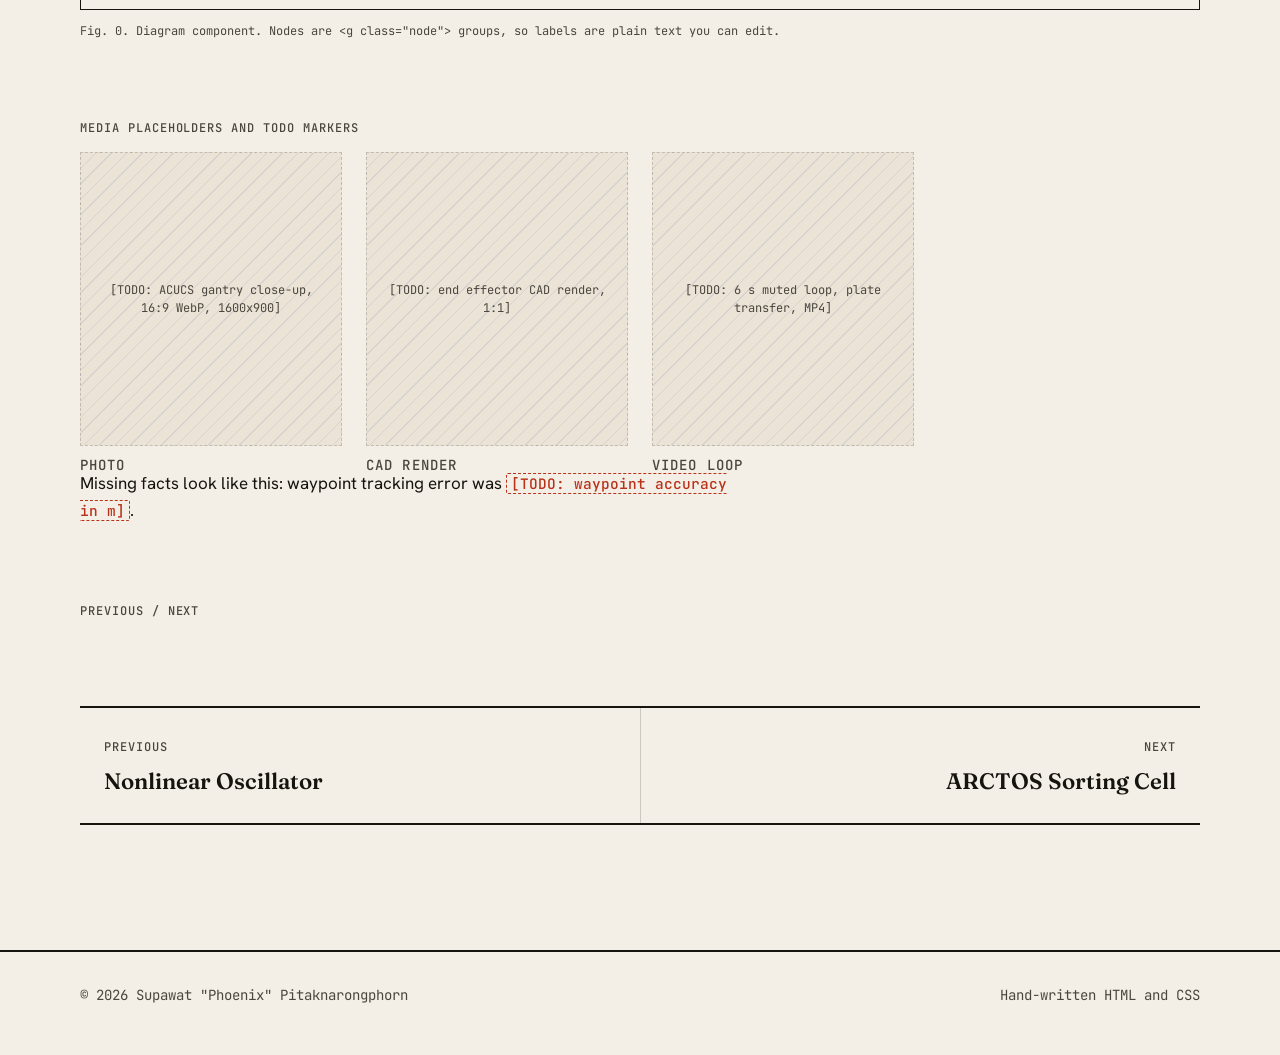
<file: docs/styleguide.html>
<!doctype html>
<html lang="en">
<head>
  <meta charset="utf-8">
  <meta name="viewport" content="width=device-width, initial-scale=1">
  <title>Style guide | Phoenix Pitaknarongphorn</title>
  <meta name="description" content="Design system reference for the portfolio: tokens, type scale, and components.">
  <meta name="robots" content="noindex">
  <!-- Sets saved theme and the js class before first paint (inline on purpose, avoids a flash) -->
  <script>(function(){var d=document.documentElement;d.classList.add("js");try{var t=localStorage.getItem("theme");if(t==="light"||t==="dark")d.setAttribute("data-theme",t);}catch(e){}})();</script>
  <link rel="preconnect" href="https://fonts.googleapis.com">
  <link rel="preconnect" href="https://fonts.gstatic.com" crossorigin>
  <link rel="stylesheet" href="https://fonts.googleapis.com/css2?family=Fraunces:opsz,wght@9..144,400..700&family=Hanken+Grotesk:wght@400;500;600&family=JetBrains+Mono:wght@400;500&display=swap">
  <link rel="stylesheet" href="../assets/css/style.css">
  <!-- Style-guide-only helpers. Kept inline because no real page uses them. -->
  <style>
    .sg-swatches { display: grid; grid-template-columns: repeat(auto-fill, minmax(9rem, 1fr)); gap: var(--space-4); list-style: none; padding: 0; }
    .sg-swatches li + li { margin-top: 0; }
    .sg-swatch { border: 1px solid var(--rule); }
    .sg-swatch span { display: block; height: 4rem; border-bottom: 1px solid var(--rule); }
    .sg-swatch code { display: block; padding: var(--space-2) var(--space-3); font-size: var(--step--2); }
    .sg-scale > * { margin: 0 0 var(--space-3); }
    .sg-scale .label { display: block; margin-bottom: var(--space-1); }
    .sg-block { margin-bottom: var(--space-8); }
  </style>
</head>
<body>
  <a class="skip-link" href="#main">Skip to content</a>

  <header class="site-header">
    <div class="container site-header__inner">
      <a class="site-mark" href="../index.html">PHOENIX<span>/</span>PITAKNARONGPHORN</a>
      <nav class="site-nav" aria-label="Primary">
        <ul class="site-nav__list" id="nav-list">
          <li><a href="../index.html#projects">Projects</a></li>
          <li><a href="../index.html#experience">Experience</a></li>
          <li><a href="../index.html#skills">Skills</a></li>
          <li><a href="../index.html#about">About</a></li>
          <li><a href="../index.html#contact">Contact</a></li>
        </ul>
        <button class="icon-btn theme-toggle" type="button" data-theme-toggle aria-label="Switch theme">
          <svg class="icon-moon" viewBox="0 0 24 24" fill="none" stroke="currentColor" stroke-width="2" aria-hidden="true"><path d="M21 12.8A9 9 0 1 1 11.2 3a7 7 0 0 0 9.8 9.8z"/></svg>
          <svg class="icon-sun" viewBox="0 0 24 24" fill="none" stroke="currentColor" stroke-width="2" aria-hidden="true"><circle cx="12" cy="12" r="4"/><path d="M12 2v2M12 20v2M4.9 4.9l1.4 1.4M17.7 17.7l1.4 1.4M2 12h2M20 12h2M4.9 19.1l1.4-1.4M17.7 6.3l1.4-1.4"/></svg>
        </button>
        <button class="icon-btn nav-toggle" type="button" aria-expanded="false" aria-controls="nav-list" aria-label="Menu">
          <svg viewBox="0 0 24 24" fill="none" stroke="currentColor" stroke-width="2" aria-hidden="true"><path d="M3 6h18M3 12h18M3 18h18"/></svg>
        </button>
      </nav>
    </div>
  </header>

  <main id="main" class="container">
    <section class="section">
      <div class="section__head">
        <span class="section__num">00</span>
        <h1 style="font-size: var(--step-4)">Style guide</h1>
        <p>Every token and component the site uses. Not linked from the site. Content here is sample copy taken from the source material.</p>
      </div>

      <!-- Color --------------------------------------------------------- -->
      <div class="sg-block">
        <h2 class="label">Color tokens (toggle the theme to see the blueprint inverse)</h2>
        <ul class="sg-swatches">
          <li class="sg-swatch"><span style="background: var(--paper)"></span><code>--paper</code></li>
          <li class="sg-swatch"><span style="background: var(--paper-2)"></span><code>--paper-2</code></li>
          <li class="sg-swatch"><span style="background: var(--ink)"></span><code>--ink</code></li>
          <li class="sg-swatch"><span style="background: var(--ink-2)"></span><code>--ink-2</code></li>
          <li class="sg-swatch"><span style="background: var(--accent)"></span><code>--accent</code></li>
          <li class="sg-swatch"><span style="background: var(--rule-soft)"></span><code>--rule-soft</code></li>
        </ul>
      </div>

      <!-- Type ---------------------------------------------------------- -->
      <div class="sg-block sg-scale">
        <h2 class="label">Type scale</h2>
        <div><span class="label">step-5 / Fraunces 700 / h1</span><p style="font: 700 var(--step-5)/1.05 var(--font-display); letter-spacing: -0.02em">Mechanism to code</p></div>
        <div><span class="label">step-4 / Fraunces 600 / h2</span><p style="font: 600 var(--step-4)/1.1 var(--font-display)">Selected projects</p></div>
        <div><span class="label">step-3 / Fraunces 600</span><p style="font: 600 var(--step-3)/1.1 var(--font-display)">BEAR-DEN self-driving lab</p></div>
        <div><span class="label">step-2 / Fraunces 600 / h3</span><p style="font: 600 var(--step-2)/1.15 var(--font-display)">Controls &amp; Software</p></div>
        <div><span class="label">step-1 / Hanken Grotesk / lede</span><p class="lede">I build robots end to end: mechanisms, embedded control, and the software that runs them.</p></div>
        <div><span class="label">step-0 / Hanken Grotesk / body</span><p>I wrote Python control scripts that coordinate the arm and rail to automate 96-well plate transfers that used to be done by hand.</p></div>
        <div><span class="label">step--1 / JetBrains Mono / specs</span><p class="mono" style="font-size: var(--step--1)">UFactory Lite6 · Vention rail · GRBL · SiLA 2</p></div>
        <div><span class="label">step--2 / JetBrains Mono / label</span><p><span class="label">Role</span> <span class="label label--accent">Current</span></p></div>
      </div>

      <!-- Buttons and tags ---------------------------------------------- -->
      <div class="sg-block">
        <h2 class="label">Buttons, links, tags</h2>
        <div class="btn-row" style="margin-bottom: var(--space-5)">
          <a class="btn btn--primary" href="#cards">Projects</a>
          <a class="btn" href="#">Resume (PDF)</a>
          <a class="btn" href="#">Contact</a>
        </div>
        <p><a href="#">Inline link</a> &nbsp; <a class="link-arrow" href="#">Read case study</a></p>
        <ul class="tags" aria-label="Tools">
          <li><span class="tag">Python</span></li>
          <li><span class="tag">SiLA 2</span></li>
          <li><a class="tag" href="#">MySQL (linked)</a></li>
          <li><span class="tag">G-code / GRBL</span></li>
        </ul>
      </div>

      <!-- Glance -------------------------------------------------------- -->
      <div class="sg-block">
        <h2 class="label">At-a-glance strip</h2>
        <ul class="glance">
          <li class="glance__item"><span class="glance__value">~12x</span><span class="glance__desc">throughput, ACUCS UV curing</span></li>
          <li class="glance__item"><span class="glance__value">100%</span><span class="glance__desc">success over a 50-transfer end effector test</span></li>
          <li class="glance__item"><span class="glance__value">3</span><span class="glance__desc">CNC gantries assembled</span></li>
          <li class="glance__item"><span class="glance__value">1M+</span><span class="glance__desc">units/day robotics site (Amazon)</span></li>
          <li class="glance__item"><span class="glance__value">6-DOF</span><span class="glance__desc">arm on a linear rail</span></li>
        </ul>
      </div>

      <!-- Cards --------------------------------------------------------- -->
      <div class="sg-block" id="cards">
        <h2 class="label">Project cards (feature, then small)</h2>
        <div class="card-grid card-grid--feature" style="margin-bottom: var(--space-6)">
          <article class="card reveal">
            <div class="card__media">
              <div class="media-placeholder" role="img" aria-label="Placeholder: BEAR-DEN arm and rail hero photo">[TODO: BEAR-DEN hero, 16:10 WebP, 1200x750]</div>
            </div>
            <div class="card__body">
              <span class="label label--accent">Flagship</span>
              <h3 class="card__title"><span class="nowrap">BEAR-DEN</span> Self-Driving Lab</h3>
              <p class="card__outcome">Built the orchestrator and a CNC UV curing system that raised throughput about 12x.</p>
              <p class="card__role">Undergraduate researcher, BU KABLab</p>
              <ul class="tags" aria-label="Tools">
                <li><span class="tag">Python</span></li>
                <li><span class="tag">SiLA 2</span></li>
                <li><span class="tag">MySQL</span></li>
                <li><span class="tag">GRBL</span></li>
              </ul>
              <div class="card__foot"><a class="link-arrow card__link" href="#">Read case study</a></div>
            </div>
          </article>
          <article class="card reveal">
            <div class="card__media">
              <div class="media-placeholder" role="img" aria-label="Placeholder: ARCTOS arm hero photo">[TODO: ARCTOS hero, 16:10 WebP]</div>
            </div>
            <div class="card__body">
              <span class="label">Project lead</span>
              <h3 class="card__title">ARCTOS Sorting Cell</h3>
              <p class="card__outcome">Leading a team building a vision-guided 6-DOF arm on a linear rail.</p>
              <p class="card__role">Project Lead, BU Robotics Club</p>
              <ul class="tags" aria-label="Tools">
                <li><span class="tag">ROS 2</span></li>
                <li><span class="tag">C++</span></li>
                <li><span class="tag">CAN bus</span></li>
                <li><span class="tag">Onshape</span></li>
              </ul>
              <div class="card__foot"><a class="link-arrow card__link" href="#">Read case study</a></div>
            </div>
          </article>
        </div>
        <div class="card-grid">
          <article class="card card--small reveal">
            <div class="card__media">
              <div class="media-placeholder" role="img" aria-label="Placeholder: mobile manipulator photo">[TODO: ME 416 photo]</div>
            </div>
            <div class="card__body">
              <h3 class="card__title">Color-Sorting Mobile Manipulator</h3>
              <p class="card__outcome">DH model in MATLAB and set-distance motion for arm and base.</p>
              <p class="card__role">ME 416, team of 5</p>
              <div class="card__foot"><a class="link-arrow card__link" href="#">Read case study</a></div>
            </div>
          </article>
        </div>
      </div>

      <!-- Title block + TL;DR ------------------------------------------- -->
      <div class="sg-block">
        <h2 class="label">Case study title block and TL;DR</h2>
        <div class="title-block">
          <div class="title-block__name">
            <span class="label label--accent">Case study 01</span>
            <p style="font: 700 var(--step-4)/1.1 var(--font-display); margin: var(--space-2) 0 0"><span class="nowrap">BEAR-DEN</span> Self-Driving Lab</p>
          </div>
          <dl class="title-block__grid">
            <div class="title-block__cell"><dt>Dates</dt><dd>Oct 2024 to present</dd></div>
            <div class="title-block__cell"><dt>Role</dt><dd>Undergraduate researcher</dd></div>
            <div class="title-block__cell"><dt>Team size</dt><dd><span class="todo">[TODO: team size]</span></dd></div>
            <div class="title-block__cell"><dt>Lab</dt><dd>BU KABLab, Prof. Keith Brown</dd></div>
          </dl>
          <div class="title-block__row">
            <ul class="tags" aria-label="Tools">
              <li><span class="tag">Python</span></li>
              <li><span class="tag">SiLA 2</span></li>
              <li><span class="tag">MySQL</span></li>
              <li><span class="tag">Raspberry Pi</span></li>
            </ul>
            <div class="title-block__links">
              <span class="todo">[TODO: paper link when published]</span>
            </div>
          </div>
        </div>
        <aside class="tldr" aria-label="Summary">
          <span class="label label--accent">TL;DR</span>
          <p>BEAR-DEN is a self-driving lab for polymer research that runs experiments without an operator.</p>
          <p>I built its orchestrator and ACUCS, a CNC-guided UV curing system that raised throughput about 12x.</p>
        </aside>
      </div>

      <!-- Spec table ---------------------------------------------------- -->
      <div class="sg-block">
        <h2 class="label">Spec table</h2>
        <div class="table-wrap">
          <table class="spec-table">
            <caption>Testing and results</caption>
            <thead><tr><th scope="col">Item</th><th scope="col">Result</th><th scope="col">Notes</th></tr></thead>
            <tbody>
              <tr><th scope="row">ACUCS throughput</th><td class="num num--key">~12x</td><td>3 systems integrated into one automated process</td></tr>
              <tr><th scope="row">End effector transfers</th><td class="num num--key">100%</td><td>50-transfer test</td></tr>
              <tr><th scope="row">CNC gantries</th><td class="num">3</td><td>Assembled, G-code motion control</td></tr>
              <tr><th scope="row">Cycle time per plate</th><td class="num"><span class="todo">[TODO: s]</span></td><td>Missing values stay visible like this</td></tr>
            </tbody>
          </table>
        </div>
      </div>

      <!-- Timeline ------------------------------------------------------ -->
      <div class="sg-block">
        <h2 class="label">Timeline</h2>
        <ol class="timeline">
          <li class="timeline__item is-current">
            <span class="timeline__date">Oct 2026 to now</span>
            <div><p class="timeline__role">Laboratory Robotics Undergraduate Researcher</p><p class="timeline__org">BU KABLab, MAP Hub (UROP)</p></div>
          </li>
          <li class="timeline__item">
            <span class="timeline__date">May to Aug 2026</span>
            <div><p class="timeline__role">Robotics Fulfillment Area Manager Intern</p><p class="timeline__org">Amazon LGB3, Eastvale, CA</p></div>
          </li>
          <li class="timeline__item">
            <span class="timeline__date">Jun to Aug 2024</span>
            <div><p class="timeline__role">ML / QA Engineering Intern</p><p class="timeline__org">Socious, Tokyo</p></div>
          </li>
        </ol>
      </div>

      <!-- Diagram ------------------------------------------------------- -->
      <div class="sg-block">
        <h2 class="label">System diagram (inline SVG, inherits theme)</h2>
        <figure class="figure">
          <div class="diagram">
            <svg viewBox="0 0 640 140" role="img" aria-labelledby="sg-diag-title">
              <title id="sg-diag-title">Sample: request flows to a task queue, then to an instrument server; logs return to the queue.</title>
              <defs>
                <marker id="sg-arrow" viewBox="0 0 10 10" refX="9" refY="5" markerWidth="7" markerHeight="7" orient="auto-start-reverse"><path class="arrowhead" d="M0 0L10 5L0 10z"/></marker>
                <marker id="sg-arrow-accent" viewBox="0 0 10 10" refX="9" refY="5" markerWidth="7" markerHeight="7" orient="auto-start-reverse"><path class="arrowhead--accent" d="M0 0L10 5L0 10z"/></marker>
              </defs>
              <g class="node"><rect x="10" y="30" width="160" height="56" rx="2"/><text x="90" y="56" text-anchor="middle">Researcher</text><text class="sub" x="90" y="74" text-anchor="middle">request</text></g>
              <g class="node node--accent"><rect x="240" y="30" width="160" height="56" rx="2"/><text x="320" y="56" text-anchor="middle">MySQL</text><text class="sub" x="320" y="74" text-anchor="middle">task queue</text></g>
              <g class="node"><rect x="470" y="30" width="160" height="56" rx="2"/><text x="550" y="56" text-anchor="middle">Instrument</text><text class="sub" x="550" y="74" text-anchor="middle">SiLA 2 server</text></g>
              <path class="edge" d="M170 58H238" marker-end="url(#sg-arrow)"/>
              <path class="edge" d="M400 58H468" marker-end="url(#sg-arrow)"/>
              <path class="edge edge--return" d="M550 86V116H320V88" marker-end="url(#sg-arrow-accent)"/>
              <text class="edge-label" x="435" y="130" text-anchor="middle">logs (append-only)</text>
            </svg>
          </div>
          <figcaption>Fig. 0. Diagram component. Nodes are &lt;g class="node"&gt; groups, so labels are plain text you can edit.</figcaption>
        </figure>
      </div>

      <!-- Media + TODO -------------------------------------------------- -->
      <div class="sg-block">
        <h2 class="label">Media placeholders and TODO markers</h2>
        <div class="gallery">
          <figure>
            <div class="media-placeholder" role="img" aria-label="Placeholder: ACUCS gantry close-up">[TODO: ACUCS gantry close-up, 16:9 WebP, 1600x900]</div>
            <figcaption class="label" style="margin-top: var(--space-2)">Photo</figcaption>
          </figure>
          <figure>
            <div class="media-placeholder" style="--ratio: 1 / 1" role="img" aria-label="Placeholder: end effector CAD render">[TODO: end effector CAD render, 1:1]</div>
            <figcaption class="label" style="margin-top: var(--space-2)">CAD render</figcaption>
          </figure>
          <figure>
            <div class="media-placeholder" role="img" aria-label="Placeholder: looping clip of a plate transfer">[TODO: 6 s muted loop, plate transfer, MP4]</div>
            <figcaption class="label" style="margin-top: var(--space-2)">Video loop</figcaption>
          </figure>
        </div>
        <p style="margin-top: var(--space-5)">Missing facts look like this: waypoint tracking error was <span class="todo">[TODO: waypoint accuracy in m]</span>.</p>
      </div>

      <!-- Pager --------------------------------------------------------- -->
      <div class="sg-block">
        <h2 class="label">Previous / next</h2>
        <nav class="pager" aria-label="More case studies">
          <a class="pager__prev" href="#"><span class="label">Previous</span><span class="pager__title">Nonlinear Oscillator</span></a>
          <a class="pager__next" href="#"><span class="label">Next</span><span class="pager__title">ARCTOS Sorting Cell</span></a>
        </nav>
      </div>
    </section>
  </main>

  <footer class="site-footer">
    <div class="container site-footer__inner">
      <span>&copy; <span data-year>2026</span> Supawat "Phoenix" Pitaknarongphorn</span>
      <span>Hand-written HTML and CSS</span>
    </div>
  </footer>

  <script src="../assets/js/main.js" defer></script>
</body>
</html>
</file>
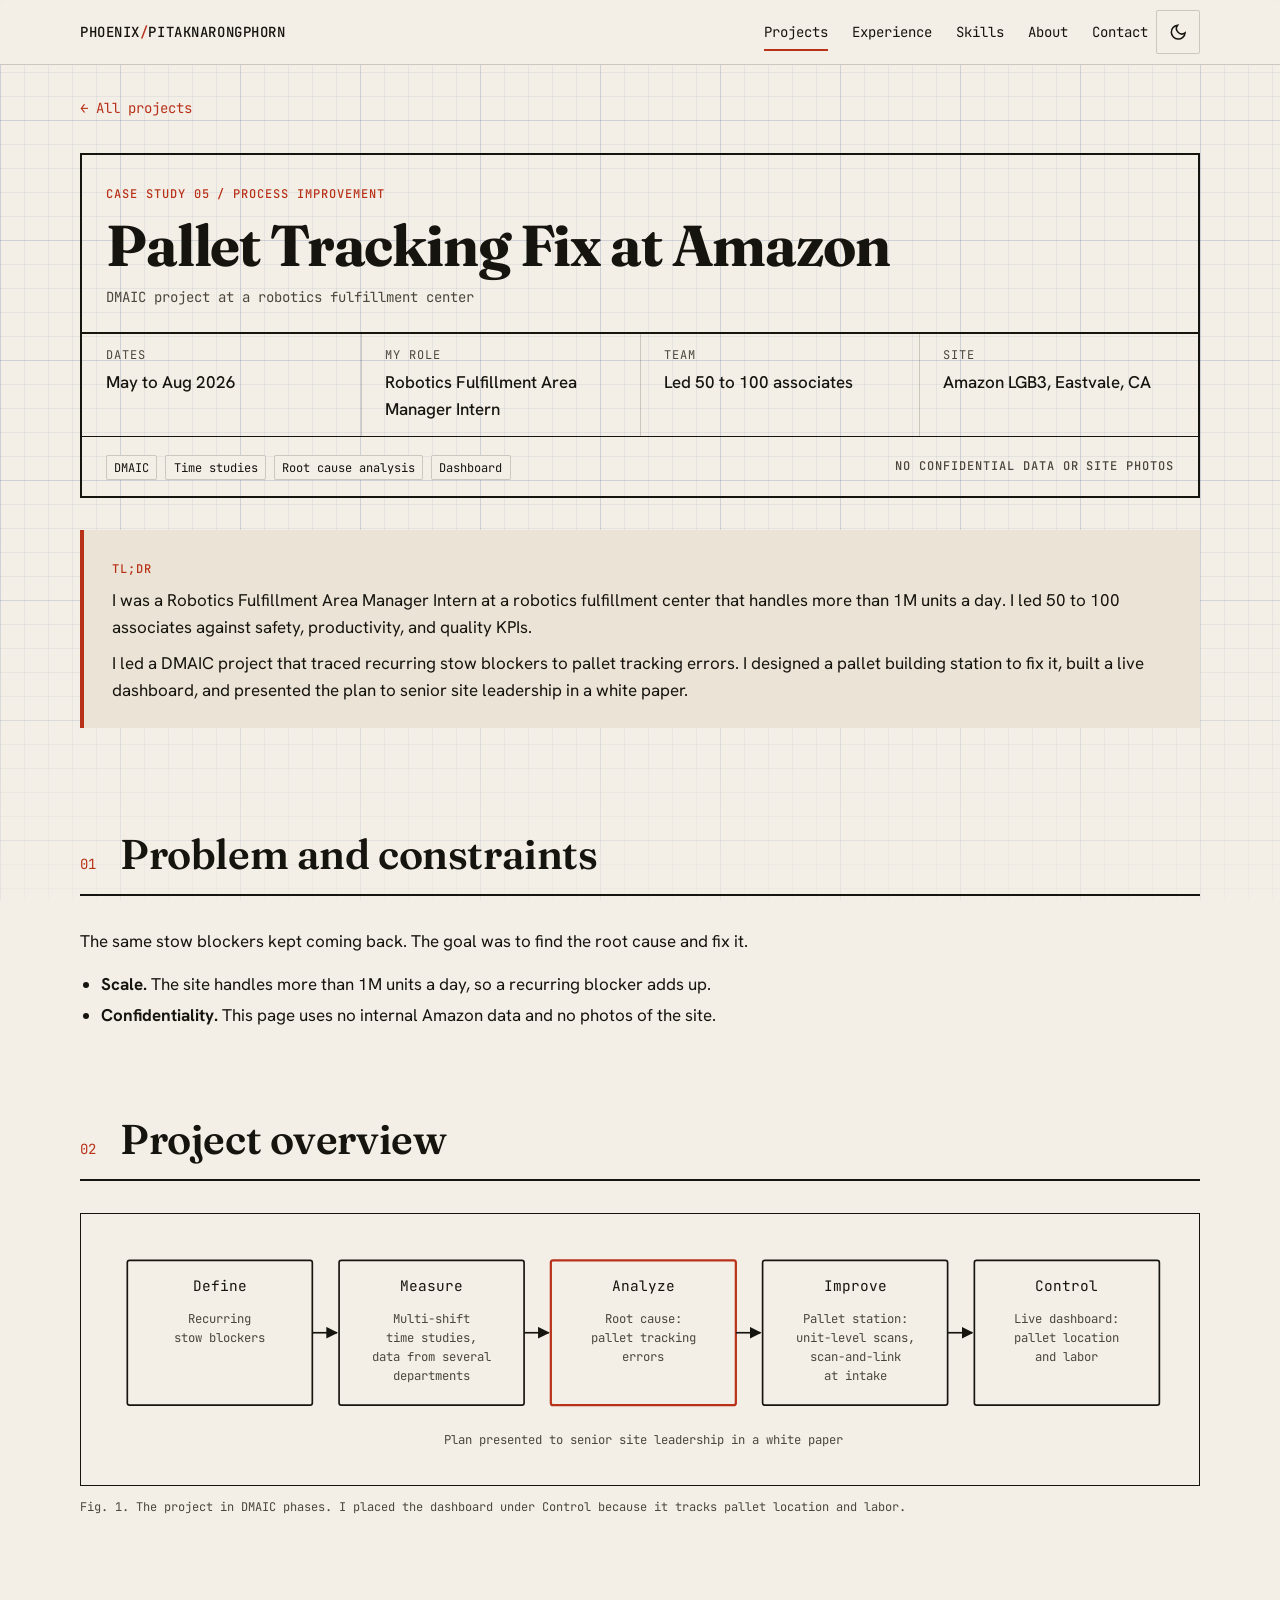
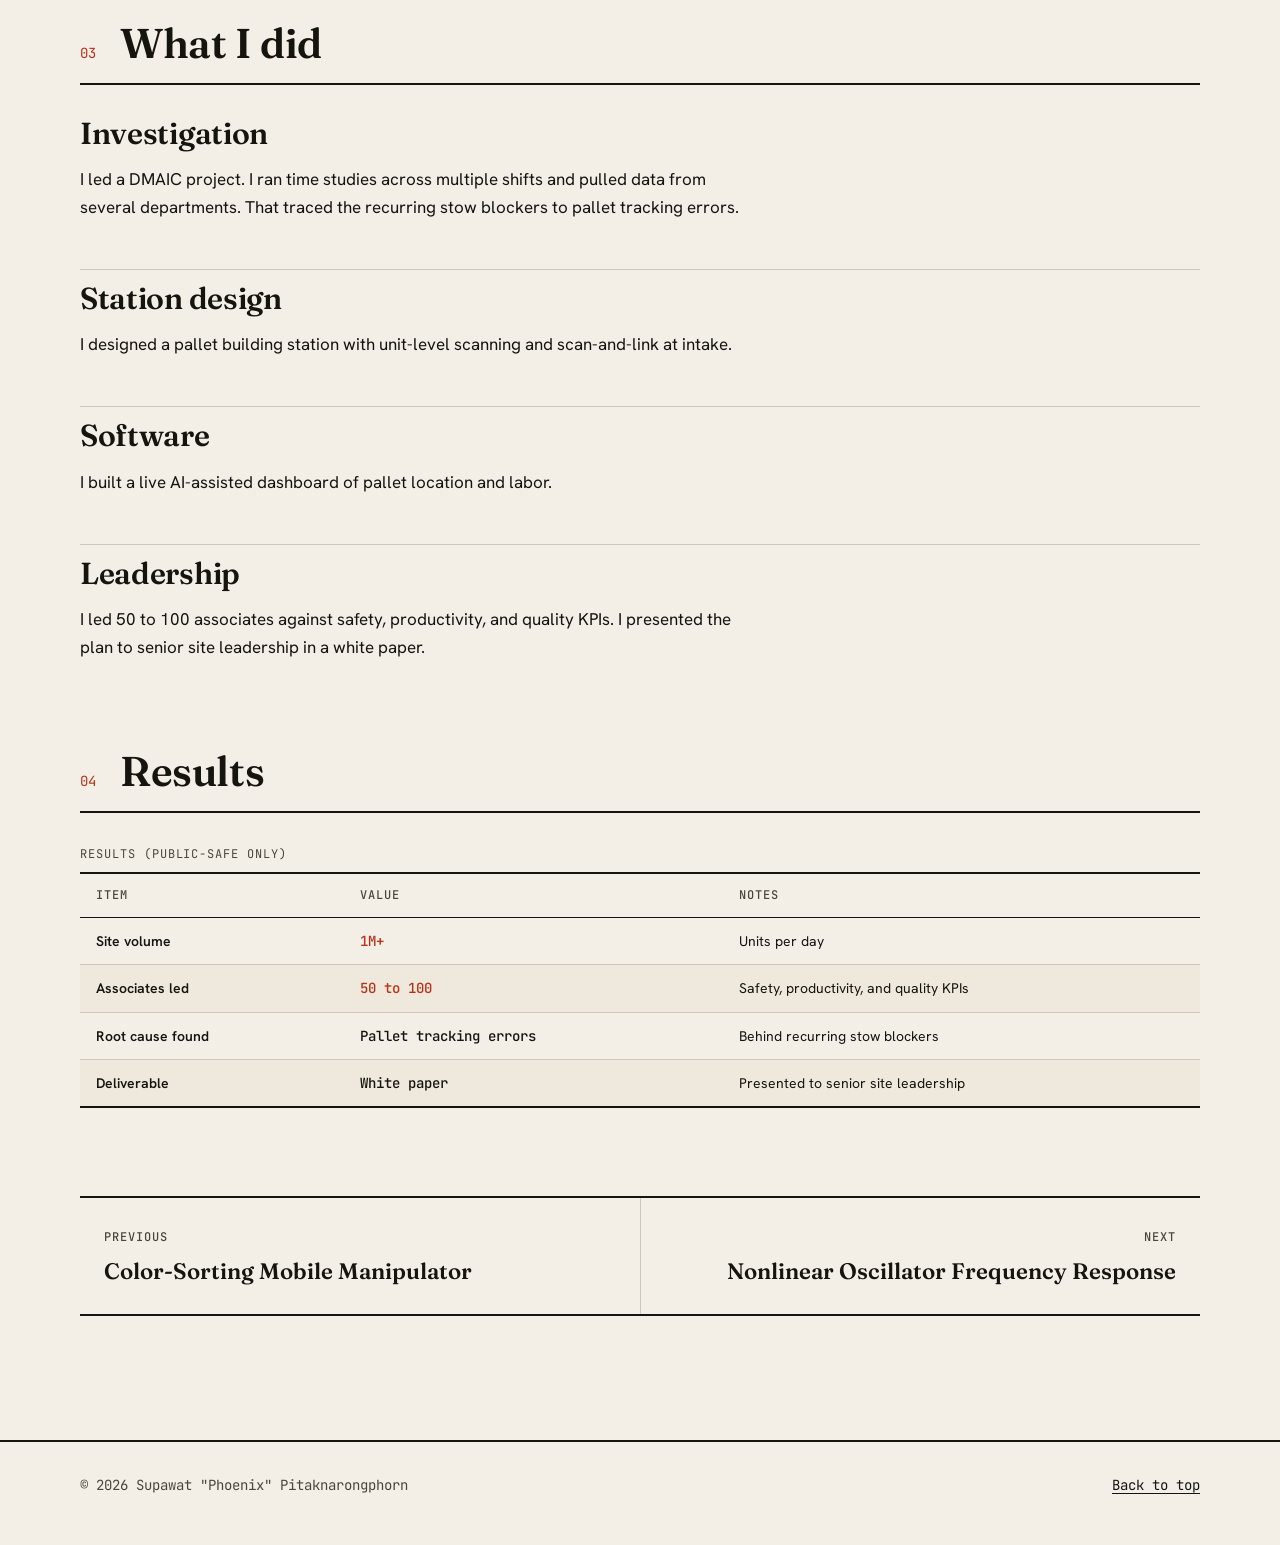
<file: projects/amazon-pallet-flow.html>
<!doctype html>
<html lang="en">
<head>
  <meta charset="utf-8">
  <meta name="viewport" content="width=device-width, initial-scale=1">
  <title>Pallet Tracking Fix at Amazon | Phoenix Pitaknarongphorn</title>
  <meta name="description" content="Process-improvement case study: a DMAIC project at an Amazon robotics fulfillment center that traced recurring stow blockers to pallet tracking errors.">
  <meta name="theme-color" content="#f4efe6" media="(prefers-color-scheme: light)">
  <meta name="theme-color" content="#0f2a4a" media="(prefers-color-scheme: dark)">
  <link rel="icon" href="../favicon.ico" sizes="32x32">
  <link rel="icon" href="../assets/favicon.svg" type="image/svg+xml">
  <link rel="apple-touch-icon" href="../assets/apple-touch-icon.png">
  <!-- Sharing previews. Absolute URLs so LinkedIn and Slack show the image. Change the domain here if the site moves. -->
  <meta property="og:type" content="article">
  <meta property="og:site_name" content="Phoenix Pitaknarongphorn">
  <meta property="og:url" content="https://hmnip.github.io/portfolio/projects/amazon-pallet-flow.html">
  <meta property="og:title" content="Pallet Tracking Fix at Amazon | Phoenix Pitaknarongphorn">
  <meta property="og:description" content="Process-improvement case study: a DMAIC project at an Amazon robotics fulfillment center that traced recurring stow blockers to pallet tracking errors.">
  <meta property="og:image" content="https://hmnip.github.io/portfolio/assets/img/share.png">
  <meta property="og:image:width" content="1200">
  <meta property="og:image:height" content="630">
  <meta property="og:image:alt" content="Phoenix Pitaknarongphorn: building autonomous robots, from mechanism to control code.">
  <meta name="twitter:card" content="summary_large_image">
  <meta name="twitter:title" content="Pallet Tracking Fix at Amazon | Phoenix Pitaknarongphorn">
  <meta name="twitter:description" content="Process-improvement case study: a DMAIC project at an Amazon robotics fulfillment center that traced recurring stow blockers to pallet tracking errors.">
  <meta name="twitter:image" content="https://hmnip.github.io/portfolio/assets/img/share.png">
  <!-- Sets saved theme and the js class before first paint (inline on purpose, avoids a flash) -->
  <script>(function(){var d=document.documentElement;d.classList.add("js");try{var t=localStorage.getItem("theme");if(t==="light"||t==="dark")d.setAttribute("data-theme",t);}catch(e){}})();</script>
  <link rel="preconnect" href="https://fonts.googleapis.com">
  <link rel="preconnect" href="https://fonts.gstatic.com" crossorigin>
  <link rel="stylesheet" href="https://fonts.googleapis.com/css2?family=Fraunces:ital,opsz,wght@0,9..144,400..700;1,9..144,500&family=Hanken+Grotesk:wght@400;500;600&family=JetBrains+Mono:wght@400;500&display=swap">
  <link rel="stylesheet" href="../assets/css/style.css">
</head>
<body>
  <a class="skip-link" href="#main">Skip to content</a>

  <header class="site-header">
    <div class="container site-header__inner">
      <a class="site-mark" href="../index.html">PHOENIX<span>/</span>PITAKNARONGPHORN</a>
      <nav class="site-nav" aria-label="Primary">
        <ul class="site-nav__list" id="nav-list">
          <li><a class="is-active" href="../index.html#projects">Projects</a></li>
          <li><a href="../index.html#experience">Experience</a></li>
          <li><a href="../index.html#skills">Skills</a></li>
          <li><a href="../index.html#about">About</a></li>
          <li><a href="../index.html#contact">Contact</a></li>
        </ul>
        <button class="icon-btn theme-toggle" type="button" data-theme-toggle aria-label="Switch theme">
          <svg class="icon-moon" viewBox="0 0 24 24" fill="none" stroke="currentColor" stroke-width="2" aria-hidden="true"><path d="M21 12.8A9 9 0 1 1 11.2 3a7 7 0 0 0 9.8 9.8z"/></svg>
          <svg class="icon-sun" viewBox="0 0 24 24" fill="none" stroke="currentColor" stroke-width="2" aria-hidden="true"><circle cx="12" cy="12" r="4"/><path d="M12 2v2M12 20v2M4.9 4.9l1.4 1.4M17.7 17.7l1.4 1.4M2 12h2M20 12h2M4.9 19.1l1.4-1.4M17.7 6.3l1.4-1.4"/></svg>
        </button>
        <button class="icon-btn nav-toggle" type="button" aria-expanded="false" aria-controls="nav-list" aria-label="Menu">
          <svg viewBox="0 0 24 24" fill="none" stroke="currentColor" stroke-width="2" aria-hidden="true"><path d="M3 6h18M3 12h18M3 18h18"/></svg>
        </button>
      </nav>
    </div>
  </header>

  <main id="main" class="container">
    <a class="crumb" href="../index.html#projects">All projects</a>

    <!-- 1. TITLE BLOCK ====================================================== -->
    <header class="title-block">
      <div class="title-block__name">
        <span class="label label--accent">Case study 05 / Process improvement</span>
        <h1>Pallet Tracking Fix at Amazon</h1>
        <p class="expansion">DMAIC project at a robotics fulfillment center</p>
      </div>
      <dl class="title-block__grid">
        <div class="title-block__cell"><dt>Dates</dt><dd>May to Aug 2026</dd></div>
        <div class="title-block__cell"><dt>My role</dt><dd>Robotics Fulfillment Area Manager Intern</dd></div>
        <div class="title-block__cell"><dt>Team</dt><dd>Led 50 to 100 associates</dd></div>
        <div class="title-block__cell"><dt>Site</dt><dd>Amazon LGB3, Eastvale, CA</dd></div>
      </dl>
      <div class="title-block__row">
        <ul class="tags" aria-label="Methods">
          <li><span class="tag">DMAIC</span></li>
          <li><span class="tag">Time studies</span></li>
          <li><span class="tag">Root cause analysis</span></li>
          <li><span class="tag">Dashboard</span></li>
        </ul>
        <div class="title-block__links">
          <span class="label">No confidential data or site photos</span>
        </div>
      </div>
    </header>

    <!-- 2. TL;DR ============================================================ -->
    <aside class="tldr" aria-label="Summary">
      <span class="label label--accent">TL;DR</span>
      <p>I was a Robotics Fulfillment Area Manager Intern at a robotics fulfillment center that handles more than 1M units a day. I led 50 to 100 associates against safety, productivity, and quality KPIs.</p>
      <p>I led a DMAIC project that traced recurring stow blockers to pallet tracking errors. I designed a pallet building station to fix it, built a live dashboard, and presented the plan to senior site leadership in a white paper.</p>
    </aside>

    <!-- 3. PROBLEM AND CONSTRAINTS ========================================== -->
    <section class="section section--case" aria-labelledby="problem-title">
      <div class="section__head">
        <span class="section__num">01</span>
        <h2 id="problem-title">Problem and constraints</h2>
      </div>
      <div class="prose">
        <p>The same stow blockers kept coming back. The goal was to find the root cause and fix it.</p>
        <ul>
          <li><strong>Scale.</strong> The site handles more than 1M units a day, so a recurring blocker adds up.</li>
          <li><strong>Confidentiality.</strong> This page uses no internal Amazon data and no photos of the site.</li>
        </ul>
      </div>
    </section>

    <!-- 4. SYSTEM OVERVIEW ================================================== -->
    <section class="section section--case" aria-labelledby="system-title">
      <div class="section__head">
        <span class="section__num">02</span>
        <h2 id="system-title">Project overview</h2>
      </div>
      <figure class="figure">
        <div class="diagram diagram--wide" tabindex="0" role="region" aria-label="DMAIC diagram (scrollable)">
          <!-- Editable diagram. Each phase is a <g class="node">. -->
          <svg viewBox="0 0 960 200" role="img" aria-labelledby="sys-title sys-desc">
            <title id="sys-title">DMAIC phases of the pallet tracking project</title>
            <desc id="sys-desc">Define: recurring stow blockers. Measure: multi-shift time studies and data from several departments. Analyze: traced the blockers to pallet tracking errors. Improve: a pallet building station with unit-level scanning and scan-and-link at intake. Control: a live AI-assisted dashboard of pallet location and labor. The plan went to senior site leadership in a white paper.</desc>
            <defs>
              <marker id="arrow" viewBox="0 0 10 10" refX="9" refY="5" markerWidth="7" markerHeight="7" orient="auto-start-reverse"><path class="arrowhead" d="M0 0L10 5L0 10z"/></marker>
            </defs>

            <g class="node">
              <rect x="20" y="20" width="166" height="130" rx="2"/>
              <text x="103" y="48" text-anchor="middle">Define</text>
              <text class="sub" x="103" y="76" text-anchor="middle">Recurring</text>
              <text class="sub" x="103" y="93" text-anchor="middle">stow blockers</text>
            </g>
            <g class="node">
              <rect x="210" y="20" width="166" height="130" rx="2"/>
              <text x="293" y="48" text-anchor="middle">Measure</text>
              <text class="sub" x="293" y="76" text-anchor="middle">Multi-shift</text>
              <text class="sub" x="293" y="93" text-anchor="middle">time studies,</text>
              <text class="sub" x="293" y="110" text-anchor="middle">data from several</text>
              <text class="sub" x="293" y="127" text-anchor="middle">departments</text>
            </g>
            <g class="node node--accent">
              <rect x="400" y="20" width="166" height="130" rx="2"/>
              <text x="483" y="48" text-anchor="middle">Analyze</text>
              <text class="sub" x="483" y="76" text-anchor="middle">Root cause:</text>
              <text class="sub" x="483" y="93" text-anchor="middle">pallet tracking</text>
              <text class="sub" x="483" y="110" text-anchor="middle">errors</text>
            </g>
            <g class="node">
              <rect x="590" y="20" width="166" height="130" rx="2"/>
              <text x="673" y="48" text-anchor="middle">Improve</text>
              <text class="sub" x="673" y="76" text-anchor="middle">Pallet station:</text>
              <text class="sub" x="673" y="93" text-anchor="middle">unit-level scans,</text>
              <text class="sub" x="673" y="110" text-anchor="middle">scan-and-link</text>
              <text class="sub" x="673" y="127" text-anchor="middle">at intake</text>
            </g>
            <g class="node">
              <rect x="780" y="20" width="166" height="130" rx="2"/>
              <text x="863" y="48" text-anchor="middle">Control</text>
              <text class="sub" x="863" y="76" text-anchor="middle">Live dashboard:</text>
              <text class="sub" x="863" y="93" text-anchor="middle">pallet location</text>
              <text class="sub" x="863" y="110" text-anchor="middle">and labor</text>
            </g>

            <path class="edge" d="M186 85H208" marker-end="url(#arrow)"/>
            <path class="edge" d="M376 85H398" marker-end="url(#arrow)"/>
            <path class="edge" d="M566 85H588" marker-end="url(#arrow)"/>
            <path class="edge" d="M756 85H778" marker-end="url(#arrow)"/>

            <text class="edge-label" x="483" y="185" text-anchor="middle">Plan presented to senior site leadership in a white paper</text>
          </svg>
        </div>
        <figcaption>
          Fig. 1. The project in DMAIC phases. I placed the dashboard under Control because it tracks pallet location and labor. <span class="scroll-hint">Scroll sideways to see the whole diagram.</span>
        </figcaption>
      </figure>
    </section>

    <!-- 5. WHAT I BUILT ===================================================== -->
    <section class="section section--case" aria-labelledby="built-title">
      <div class="section__head">
        <span class="section__num">03</span>
        <h2 id="built-title">What I did</h2>
      </div>
      <div class="prose">
        <h3>Investigation</h3>
        <p>I led a DMAIC project. I ran time studies across multiple shifts and pulled data from several departments. That traced the recurring stow blockers to pallet tracking errors.</p>

        <h3>Station design</h3>
        <p>I designed a pallet building station with unit-level scanning and scan-and-link at intake.</p>

        <h3>Software</h3>
        <p>I built a live AI-assisted dashboard of pallet location and labor.</p>

        <h3>Leadership</h3>
        <p>I led 50 to 100 associates against safety, productivity, and quality KPIs. I presented the plan to senior site leadership in a white paper.</p>
      </div>
    </section>

    <!-- 6. TESTING AND RESULTS ============================================== -->
    <section class="section section--case" aria-labelledby="results-title">
      <div class="section__head">
        <span class="section__num">04</span>
        <h2 id="results-title">Results</h2>
      </div>
      <div class="table-wrap">
        <table class="spec-table">
          <caption>Results (public-safe only)</caption>
          <thead>
            <tr><th scope="col">Item</th><th scope="col">Value</th><th scope="col">Notes</th></tr>
          </thead>
          <tbody>
            <tr><th scope="row">Site volume</th><td class="num num--key">1M+</td><td>Units per day</td></tr>
            <tr><th scope="row">Associates led</th><td class="num num--key">50 to 100</td><td>Safety, productivity, and quality KPIs</td></tr>
            <tr><th scope="row">Root cause found</th><td class="num">Pallet tracking errors</td><td>Behind recurring stow blockers</td></tr>
            <tr><th scope="row">Deliverable</th><td class="num">White paper</td><td>Presented to senior site leadership</td></tr>
          </tbody>
        </table>
      </div>
    </section>

    <!-- 7. MEDIA ============================================================ -->
    <!-- Hidden until photos are added. To show it: delete the word hidden below, then renumber this section and the next one. -->
    <section class="section section--case" aria-labelledby="media-title" hidden>
      <div class="section__head">
        <span class="section__num">05</span>
        <h2 id="media-title">Media</h2>
      </div>
      <!-- No site photos and no real data. Use your own sketches or mockups with made-up numbers clearly labeled as such.
           Images: ../assets/img/amazon-pallet-flow/NAME.webp, 1600 px long edge, under 200 KB, loading="lazy". -->
      <div class="gallery">
        <figure>
          <div class="media-placeholder" role="img" aria-label="Placeholder: pallet station layout sketch">[TODO: your own sketch of the pallet station layout, 16:9]</div>
          <figcaption><span class="label">Sketch</span>Pallet building station layout.</figcaption>
        </figure>
        <figure>
          <div class="media-placeholder" role="img" aria-label="Placeholder: dashboard mockup with sample data">[TODO: dashboard mockup with sample data only, 16:9]</div>
          <figcaption><span class="label">Mockup</span>Dashboard layout, sample data.</figcaption>
        </figure>
      </div>
    </section>

    <!-- 9. PREV / NEXT ====================================================== -->
    <nav class="pager" aria-label="More case studies">
      <a class="pager__prev" href="mobile-manipulator.html"><span class="label">Previous</span><span class="pager__title">Color-Sorting Mobile Manipulator</span></a>
      <a class="pager__next" href="nonlinear-oscillator.html"><span class="label">Next</span><span class="pager__title">Nonlinear Oscillator Frequency Response</span></a>
    </nav>
  </main>

  <footer class="site-footer">
    <div class="container site-footer__inner">
      <span>&copy; <span data-year>2026</span> Supawat "Phoenix" Pitaknarongphorn</span>
      <span><a href="#main">Back to top</a></span>
    </div>
  </footer>

  <script src="../assets/js/main.js" defer></script>
</body>
</html>
</file>
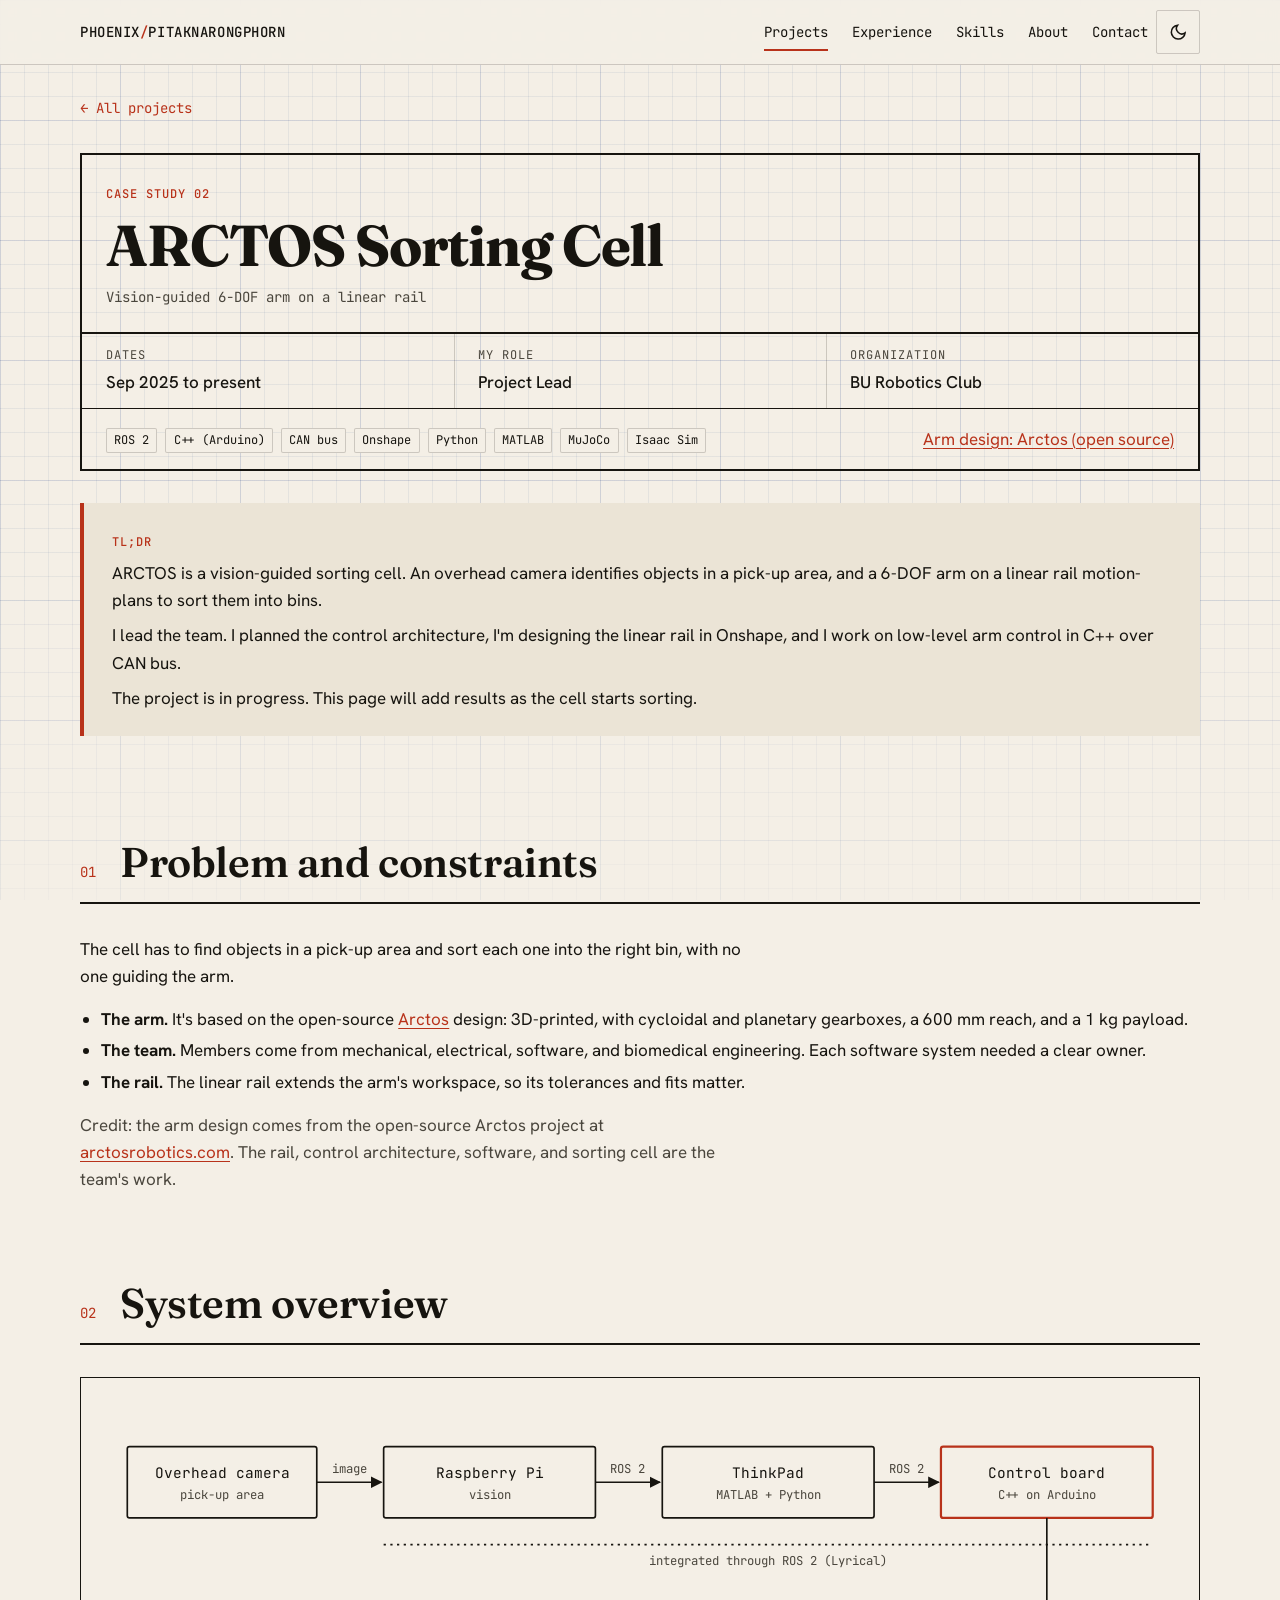
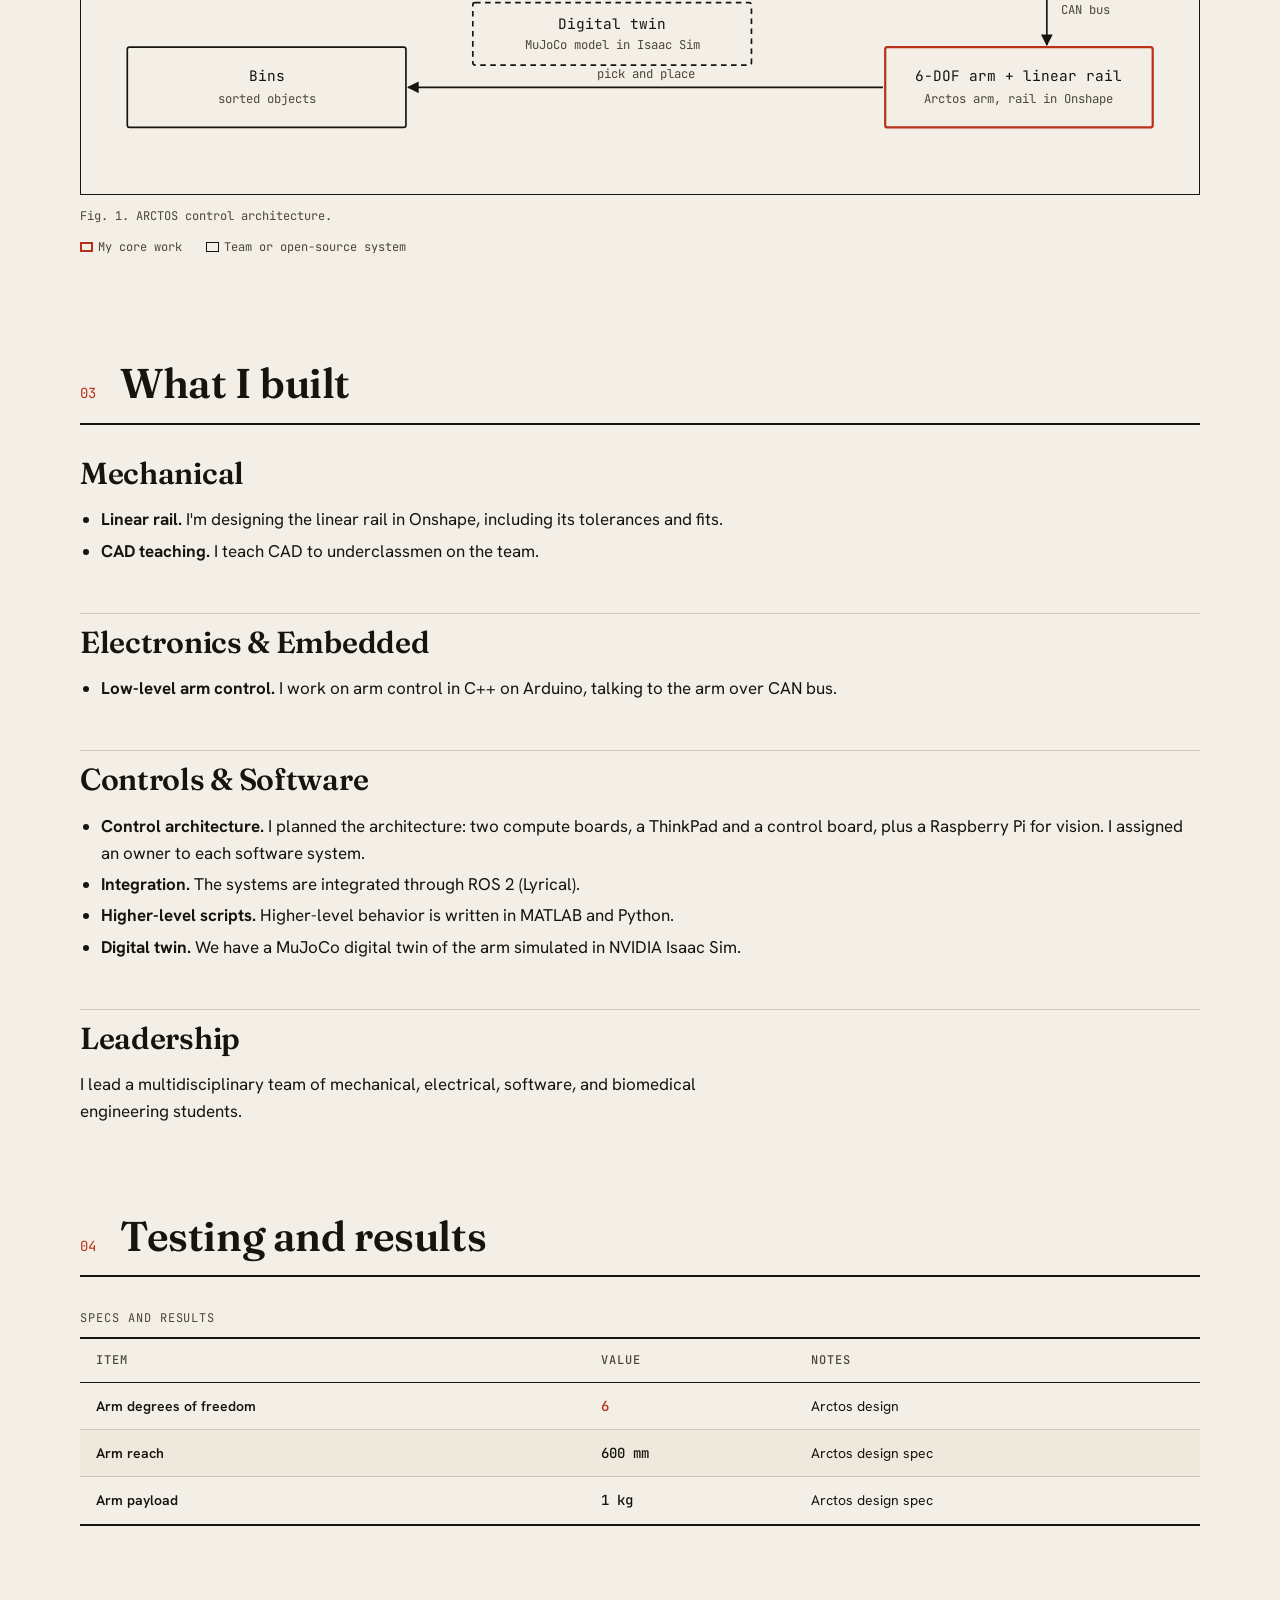
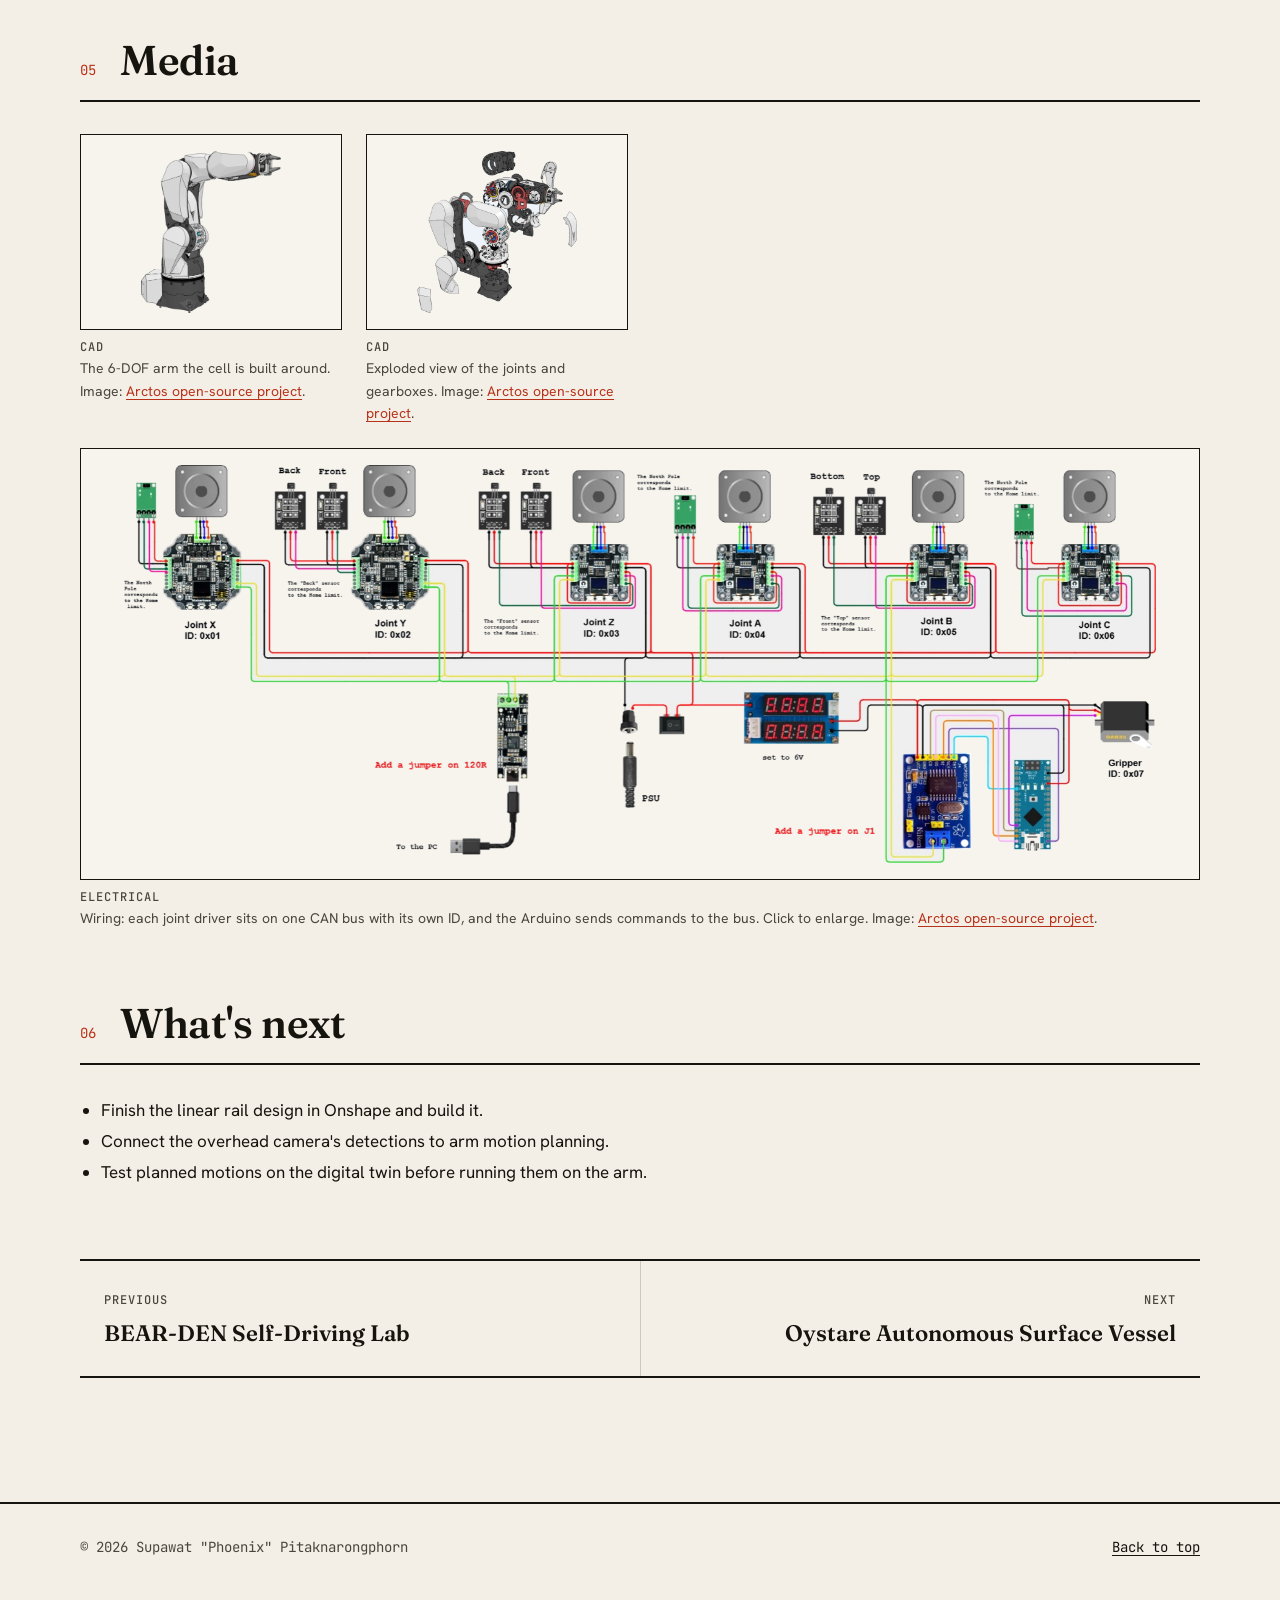
<file: projects/arctos.html>
<!doctype html>
<html lang="en">
<head>
  <meta charset="utf-8">
  <meta name="viewport" content="width=device-width, initial-scale=1">
  <title>ARCTOS Sorting Cell | Phoenix Pitaknarongphorn</title>
  <meta name="description" content="Case study: leading the BU Robotics Club team building a vision-guided sorting cell around a 6-DOF arm on a linear rail, with ROS 2 and CAN bus control.">
  <meta name="theme-color" content="#f4efe6" media="(prefers-color-scheme: light)">
  <meta name="theme-color" content="#0f2a4a" media="(prefers-color-scheme: dark)">
  <link rel="icon" href="../favicon.ico" sizes="32x32">
  <link rel="icon" href="../assets/favicon.svg" type="image/svg+xml">
  <link rel="apple-touch-icon" href="../assets/apple-touch-icon.png">
  <!-- Sharing previews. Absolute URLs so LinkedIn and Slack show the image. Change the domain here if the site moves. -->
  <meta property="og:type" content="article">
  <meta property="og:site_name" content="Phoenix Pitaknarongphorn">
  <meta property="og:url" content="https://hmnip.github.io/portfolio/projects/arctos.html">
  <meta property="og:title" content="ARCTOS Sorting Cell | Phoenix Pitaknarongphorn">
  <meta property="og:description" content="Case study: leading the BU Robotics Club team building a vision-guided sorting cell around a 6-DOF arm on a linear rail, with ROS 2 and CAN bus control.">
  <meta property="og:image" content="https://hmnip.github.io/portfolio/assets/img/share.png">
  <meta property="og:image:width" content="1200">
  <meta property="og:image:height" content="630">
  <meta property="og:image:alt" content="Phoenix Pitaknarongphorn: building autonomous robots, from mechanism to control code.">
  <meta name="twitter:card" content="summary_large_image">
  <meta name="twitter:title" content="ARCTOS Sorting Cell | Phoenix Pitaknarongphorn">
  <meta name="twitter:description" content="Case study: leading the BU Robotics Club team building a vision-guided sorting cell around a 6-DOF arm on a linear rail, with ROS 2 and CAN bus control.">
  <meta name="twitter:image" content="https://hmnip.github.io/portfolio/assets/img/share.png">
  <!-- Sets saved theme and the js class before first paint (inline on purpose, avoids a flash) -->
  <script>(function(){var d=document.documentElement;d.classList.add("js");try{var t=localStorage.getItem("theme");if(t==="light"||t==="dark")d.setAttribute("data-theme",t);}catch(e){}})();</script>
  <link rel="preconnect" href="https://fonts.googleapis.com">
  <link rel="preconnect" href="https://fonts.gstatic.com" crossorigin>
  <link rel="stylesheet" href="https://fonts.googleapis.com/css2?family=Fraunces:ital,opsz,wght@0,9..144,400..700;1,9..144,500&family=Hanken+Grotesk:wght@400;500;600&family=JetBrains+Mono:wght@400;500&display=swap">
  <link rel="stylesheet" href="../assets/css/style.css">
</head>
<body>
  <a class="skip-link" href="#main">Skip to content</a>

  <header class="site-header">
    <div class="container site-header__inner">
      <a class="site-mark" href="../index.html">PHOENIX<span>/</span>PITAKNARONGPHORN</a>
      <nav class="site-nav" aria-label="Primary">
        <ul class="site-nav__list" id="nav-list">
          <li><a class="is-active" href="../index.html#projects">Projects</a></li>
          <li><a href="../index.html#experience">Experience</a></li>
          <li><a href="../index.html#skills">Skills</a></li>
          <li><a href="../index.html#about">About</a></li>
          <li><a href="../index.html#contact">Contact</a></li>
        </ul>
        <button class="icon-btn theme-toggle" type="button" data-theme-toggle aria-label="Switch theme">
          <svg class="icon-moon" viewBox="0 0 24 24" fill="none" stroke="currentColor" stroke-width="2" aria-hidden="true"><path d="M21 12.8A9 9 0 1 1 11.2 3a7 7 0 0 0 9.8 9.8z"/></svg>
          <svg class="icon-sun" viewBox="0 0 24 24" fill="none" stroke="currentColor" stroke-width="2" aria-hidden="true"><circle cx="12" cy="12" r="4"/><path d="M12 2v2M12 20v2M4.9 4.9l1.4 1.4M17.7 17.7l1.4 1.4M2 12h2M20 12h2M4.9 19.1l1.4-1.4M17.7 6.3l1.4-1.4"/></svg>
        </button>
        <button class="icon-btn nav-toggle" type="button" aria-expanded="false" aria-controls="nav-list" aria-label="Menu">
          <svg viewBox="0 0 24 24" fill="none" stroke="currentColor" stroke-width="2" aria-hidden="true"><path d="M3 6h18M3 12h18M3 18h18"/></svg>
        </button>
      </nav>
    </div>
  </header>

  <main id="main" class="container">
    <a class="crumb" href="../index.html#projects">All projects</a>

    <!-- 1. TITLE BLOCK ====================================================== -->
    <header class="title-block">
      <div class="title-block__name">
        <span class="label label--accent">Case study 02</span>
        <h1>ARCTOS Sorting Cell</h1>
        <p class="expansion">Vision-guided 6-DOF arm on a linear rail</p>
      </div>
      <dl class="title-block__grid">
        <div class="title-block__cell"><dt>Dates</dt><dd>Sep 2025 to present</dd></div>
        <div class="title-block__cell"><dt>My role</dt><dd>Project Lead</dd></div>
        <div class="title-block__cell"><dt>Organization</dt><dd>BU Robotics Club</dd></div>
      </dl>
      <div class="title-block__row">
        <ul class="tags" aria-label="Tools">
          <li><span class="tag">ROS 2</span></li>
          <li><span class="tag">C++ (Arduino)</span></li>
          <li><span class="tag">CAN bus</span></li>
          <li><span class="tag">Onshape</span></li>
          <li><span class="tag">Python</span></li>
          <li><span class="tag">MATLAB</span></li>
          <li><span class="tag">MuJoCo</span></li>
          <li><span class="tag">Isaac Sim</span></li>
        </ul>
        <div class="title-block__links">
          <!-- Link the repo only once it's confirmed public: https://github.com/BURC-ARCTOS-ARM -->
          <a href="https://arctosrobotics.com" rel="noopener">Arm design: Arctos (open source)</a>
        </div>
      </div>
    </header>

    <!-- 2. TL;DR ============================================================ -->
    <aside class="tldr" aria-label="Summary">
      <span class="label label--accent">TL;DR</span>
      <p>ARCTOS is a vision-guided sorting cell. An overhead camera identifies objects in a pick-up area, and a 6-DOF arm on a linear rail motion-plans to sort them into bins.</p>
      <p>I lead the team. I planned the control architecture, I'm designing the linear rail in Onshape, and I work on low-level arm control in C++ over CAN bus.</p>
      <p>The project is in progress. This page will add results as the cell starts sorting.</p>
    </aside>

    <!-- 3. PROBLEM AND CONSTRAINTS ========================================== -->
    <section class="section section--case" aria-labelledby="problem-title">
      <div class="section__head">
        <span class="section__num">01</span>
        <h2 id="problem-title">Problem and constraints</h2>
      </div>
      <div class="prose">
        <p>The cell has to find objects in a pick-up area and sort each one into the right bin, with no one guiding the arm.</p>
        <ul>
          <li><strong>The arm.</strong> It's based on the open-source <a href="https://arctosrobotics.com" rel="noopener">Arctos</a> design: 3D-printed, with cycloidal and planetary gearboxes, a 600 mm reach, and a 1 kg payload.</li>
          <li><strong>The team.</strong> Members come from mechanical, electrical, software, and biomedical engineering. Each software system needed a clear owner.</li>
          <li><strong>The rail.</strong> The linear rail extends the arm's workspace, so its tolerances and fits matter.</li>
        </ul>
        <p class="muted">Credit: the arm design comes from the open-source Arctos project at <a href="https://arctosrobotics.com" rel="noopener">arctosrobotics.com</a>. The rail, control architecture, software, and sorting cell are the team's work.</p>
      </div>
    </section>

    <!-- 4. SYSTEM OVERVIEW ================================================== -->
    <section class="section section--case" aria-labelledby="system-title">
      <div class="section__head">
        <span class="section__num">02</span>
        <h2 id="system-title">System overview</h2>
      </div>
      <figure class="figure">
        <div class="diagram diagram--wide" tabindex="0" role="region" aria-label="System diagram (scrollable)">
          <!-- Editable diagram. Each box is a <g class="node">. Add "node--accent" to mark my work. -->
          <svg viewBox="0 0 960 330" role="img" aria-labelledby="sys-title sys-desc">
            <title id="sys-title">ARCTOS system overview</title>
            <desc id="sys-desc">An overhead camera feeds a Raspberry Pi that runs vision. The Pi, a ThinkPad, and a control board are integrated through ROS 2. The ThinkPad runs higher-level MATLAB and Python scripts. Low-level arm control runs in C++ on Arduino over CAN bus to the 6-DOF arm on its linear rail. A MuJoCo digital twin runs in NVIDIA Isaac Sim.</desc>
            <defs>
              <marker id="arrow" viewBox="0 0 10 10" refX="9" refY="5" markerWidth="7" markerHeight="7" orient="auto-start-reverse"><path class="arrowhead" d="M0 0L10 5L0 10z"/></marker>
            </defs>

            <g class="node">
              <rect x="20" y="40" width="170" height="64" rx="2"/>
              <text x="105" y="68" text-anchor="middle">Overhead camera</text>
              <text class="sub" x="105" y="87" text-anchor="middle">pick-up area</text>
            </g>
            <g class="node">
              <rect x="250" y="40" width="190" height="64" rx="2"/>
              <text x="345" y="68" text-anchor="middle">Raspberry Pi</text>
              <text class="sub" x="345" y="87" text-anchor="middle">vision</text>
            </g>
            <g class="node">
              <rect x="500" y="40" width="190" height="64" rx="2"/>
              <text x="595" y="68" text-anchor="middle">ThinkPad</text>
              <text class="sub" x="595" y="87" text-anchor="middle">MATLAB + Python</text>
            </g>
            <g class="node node--accent">
              <rect x="750" y="40" width="190" height="64" rx="2"/>
              <text x="845" y="68" text-anchor="middle">Control board</text>
              <text class="sub" x="845" y="87" text-anchor="middle">C++ on Arduino</text>
            </g>

            <path class="edge" d="M190 72H248" marker-end="url(#arrow)"/>
            <text class="edge-label" x="219" y="64" text-anchor="middle">image</text>
            <path class="edge" d="M440 72H498" marker-end="url(#arrow)"/>
            <text class="edge-label" x="469" y="64" text-anchor="middle">ROS 2</text>
            <path class="edge" d="M690 72H748" marker-end="url(#arrow)"/>
            <text class="edge-label" x="719" y="64" text-anchor="middle">ROS 2</text>

            <!-- ROS 2 bracket over the three compute nodes -->
            <path class="edge" d="M250 128H940" stroke-dasharray="2 4"/>
            <text class="edge-label" x="595" y="146" text-anchor="middle">integrated through ROS 2 (Lyrical)</text>

            <path class="edge" d="M845 104V218" marker-end="url(#arrow)"/>
            <text class="edge-label" x="858" y="190">CAN bus</text>

            <g class="node node--accent">
              <rect x="700" y="220" width="240" height="72" rx="2"/>
              <text x="820" y="250" text-anchor="middle">6-DOF arm + linear rail</text>
              <text class="sub" x="820" y="270" text-anchor="middle">Arctos arm, rail in Onshape</text>
            </g>
            <g class="node">
              <rect x="20" y="220" width="250" height="72" rx="2"/>
              <text x="145" y="250" text-anchor="middle">Bins</text>
              <text class="sub" x="145" y="270" text-anchor="middle">sorted objects</text>
            </g>
            <path class="edge" d="M698 256H272" marker-end="url(#arrow)"/>
            <text class="edge-label" x="485" y="248" text-anchor="middle">pick and place</text>

            <g class="node">
              <rect x="330" y="180" width="250" height="56" rx="2" stroke-dasharray="5 4"/>
              <text x="455" y="204" text-anchor="middle">Digital twin</text>
              <text class="sub" x="455" y="222" text-anchor="middle">MuJoCo model in Isaac Sim</text>
            </g>
          </svg>
        </div>
        <figcaption>
          Fig. 1. ARCTOS control architecture. <span class="scroll-hint">Scroll sideways to see the whole diagram.</span>
          <ul class="legend" aria-label="Legend">
            <li><span class="legend__swatch legend__swatch--accent" aria-hidden="true"></span>My core work</li>
            <li><span class="legend__swatch" aria-hidden="true"></span>Team or open-source system</li>
          </ul>
        </figcaption>
      </figure>
    </section>

    <!-- 5. WHAT I BUILT ===================================================== -->
    <section class="section section--case" aria-labelledby="built-title">
      <div class="section__head">
        <span class="section__num">03</span>
        <h2 id="built-title">What I built</h2>
      </div>
      <div class="prose">
        <h3>Mechanical</h3>
        <ul>
          <li><strong>Linear rail.</strong> I'm designing the linear rail in Onshape, including its tolerances and fits.</li>
          <li><strong>CAD teaching.</strong> I teach CAD to underclassmen on the team.</li>
        </ul>

        <h3>Electronics &amp; Embedded</h3>
        <ul>
          <li><strong>Low-level arm control.</strong> I work on arm control in C++ on Arduino, talking to the arm over CAN bus.</li>
        </ul>

        <h3>Controls &amp; Software</h3>
        <ul>
          <li><strong>Control architecture.</strong> I planned the architecture: two compute boards, a ThinkPad and a control board, plus a Raspberry Pi for vision. I assigned an owner to each software system.</li>
          <li><strong>Integration.</strong> The systems are integrated through ROS 2 (Lyrical).</li>
          <li><strong>Higher-level scripts.</strong> Higher-level behavior is written in MATLAB and Python.</li>
          <li><strong>Digital twin.</strong> We have a MuJoCo digital twin of the arm simulated in NVIDIA Isaac Sim.</li>
        </ul>

        <h3>Leadership</h3>
        <p>I lead a multidisciplinary team of mechanical, electrical, software, and biomedical engineering students.</p>
      </div>
    </section>

    <!-- 6. TESTING AND RESULTS ============================================== -->
    <section class="section section--case" aria-labelledby="results-title">
      <div class="section__head">
        <span class="section__num">04</span>
        <h2 id="results-title">Testing and results</h2>
      </div>
      <div class="table-wrap">
        <table class="spec-table">
          <caption>Specs and results</caption>
          <thead>
            <tr><th scope="col">Item</th><th scope="col">Value</th><th scope="col">Notes</th></tr>
          </thead>
          <tbody>
            <tr><th scope="row">Arm degrees of freedom</th><td class="num num--key">6</td><td>Arctos design</td></tr>
            <tr><th scope="row">Arm reach</th><td class="num">600 mm</td><td>Arctos design spec</td></tr>
            <tr><th scope="row">Arm payload</th><td class="num">1 kg</td><td>Arctos design spec</td></tr>
          </tbody>
        </table>
      </div>
    </section>

    <!-- 7. MEDIA ============================================================ -->
    <section class="section section--case" aria-labelledby="media-title">
      <div class="section__head">
        <span class="section__num">05</span>
        <h2 id="media-title">Media</h2>
      </div>
      <!-- Images: ../assets/img/arctos/NAME.webp, 1600 px long edge, under 200 KB, loading="lazy".
           Video: ../assets/video/arctos/NAME.mp4, 4 to 8 s, muted loop, under 2 MB, preload="none". -->
      <div class="gallery">
        <figure>
          <a class="sheet" href="../assets/img/arctos/arm-render.webp"><img src="../assets/img/arctos/arm-render.webp" width="772" height="901" loading="lazy" decoding="async" alt="Render of the 6-DOF Arctos robot arm with a gripper"></a>
          <figcaption><span class="label">CAD</span>The 6-DOF arm the cell is built around. Image: <a href="https://arctosrobotics.com" rel="noopener">Arctos open-source project</a>.</figcaption>
        </figure>
        <figure>
          <a class="sheet" href="../assets/img/arctos/arm-exploded.webp"><img src="../assets/img/arctos/arm-exploded.webp" width="1052" height="1064" loading="lazy" decoding="async" alt="Exploded view of the Arctos arm showing its joints, gearboxes, and printed shell parts"></a>
          <figcaption><span class="label">CAD</span>Exploded view of the joints and gearboxes. Image: <a href="https://arctosrobotics.com" rel="noopener">Arctos open-source project</a>.</figcaption>
        </figure>
        <figure class="gallery__wide">
          <a class="sheet" href="../assets/img/arctos/wiring-schematic.webp" style="--ratio: 1600 / 616"><img src="../assets/img/arctos/wiring-schematic.webp" width="1600" height="616" loading="lazy" decoding="async" alt="Wiring schematic: six joint motor drivers and a gripper servo daisy-chained on a CAN bus, with an Arduino and CAN module, a power supply, and a USB link to the PC"></a>
          <figcaption><span class="label">Electrical</span>Wiring: each joint driver sits on one CAN bus with its own ID, and the Arduino sends commands to the bus. Click to enlarge. Image: <a href="https://arctosrobotics.com" rel="noopener">Arctos open-source project</a>.</figcaption>
        </figure>
      </div>
    </section>

    <!-- 8. LEARNED / NEXT =================================================== -->
    <section class="section section--case" aria-labelledby="learned-title">
      <div class="section__head">
        <span class="section__num">06</span>
        <h2 id="learned-title">What's next</h2>
      </div>
      <div class="prose">
        <ul>
          <li>Finish the linear rail design in Onshape and build it.</li>
          <li>Connect the overhead camera's detections to arm motion planning.</li>
          <li>Test planned motions on the digital twin before running them on the arm.</li>
        </ul>
      </div>
    </section>

    <!-- 9. PREV / NEXT ====================================================== -->
    <nav class="pager" aria-label="More case studies">
      <a class="pager__prev" href="bear-den.html"><span class="label">Previous</span><span class="pager__title"><span class="nowrap">BEAR-DEN</span> Self-Driving Lab</span></a>
      <a class="pager__next" href="oystare.html"><span class="label">Next</span><span class="pager__title">Oystare Autonomous Surface Vessel</span></a>
    </nav>
  </main>

  <footer class="site-footer">
    <div class="container site-footer__inner">
      <span>&copy; <span data-year>2026</span> Supawat "Phoenix" Pitaknarongphorn</span>
      <span><a href="#main">Back to top</a></span>
    </div>
  </footer>

  <script src="../assets/js/main.js" defer></script>
</body>
</html>
</file>
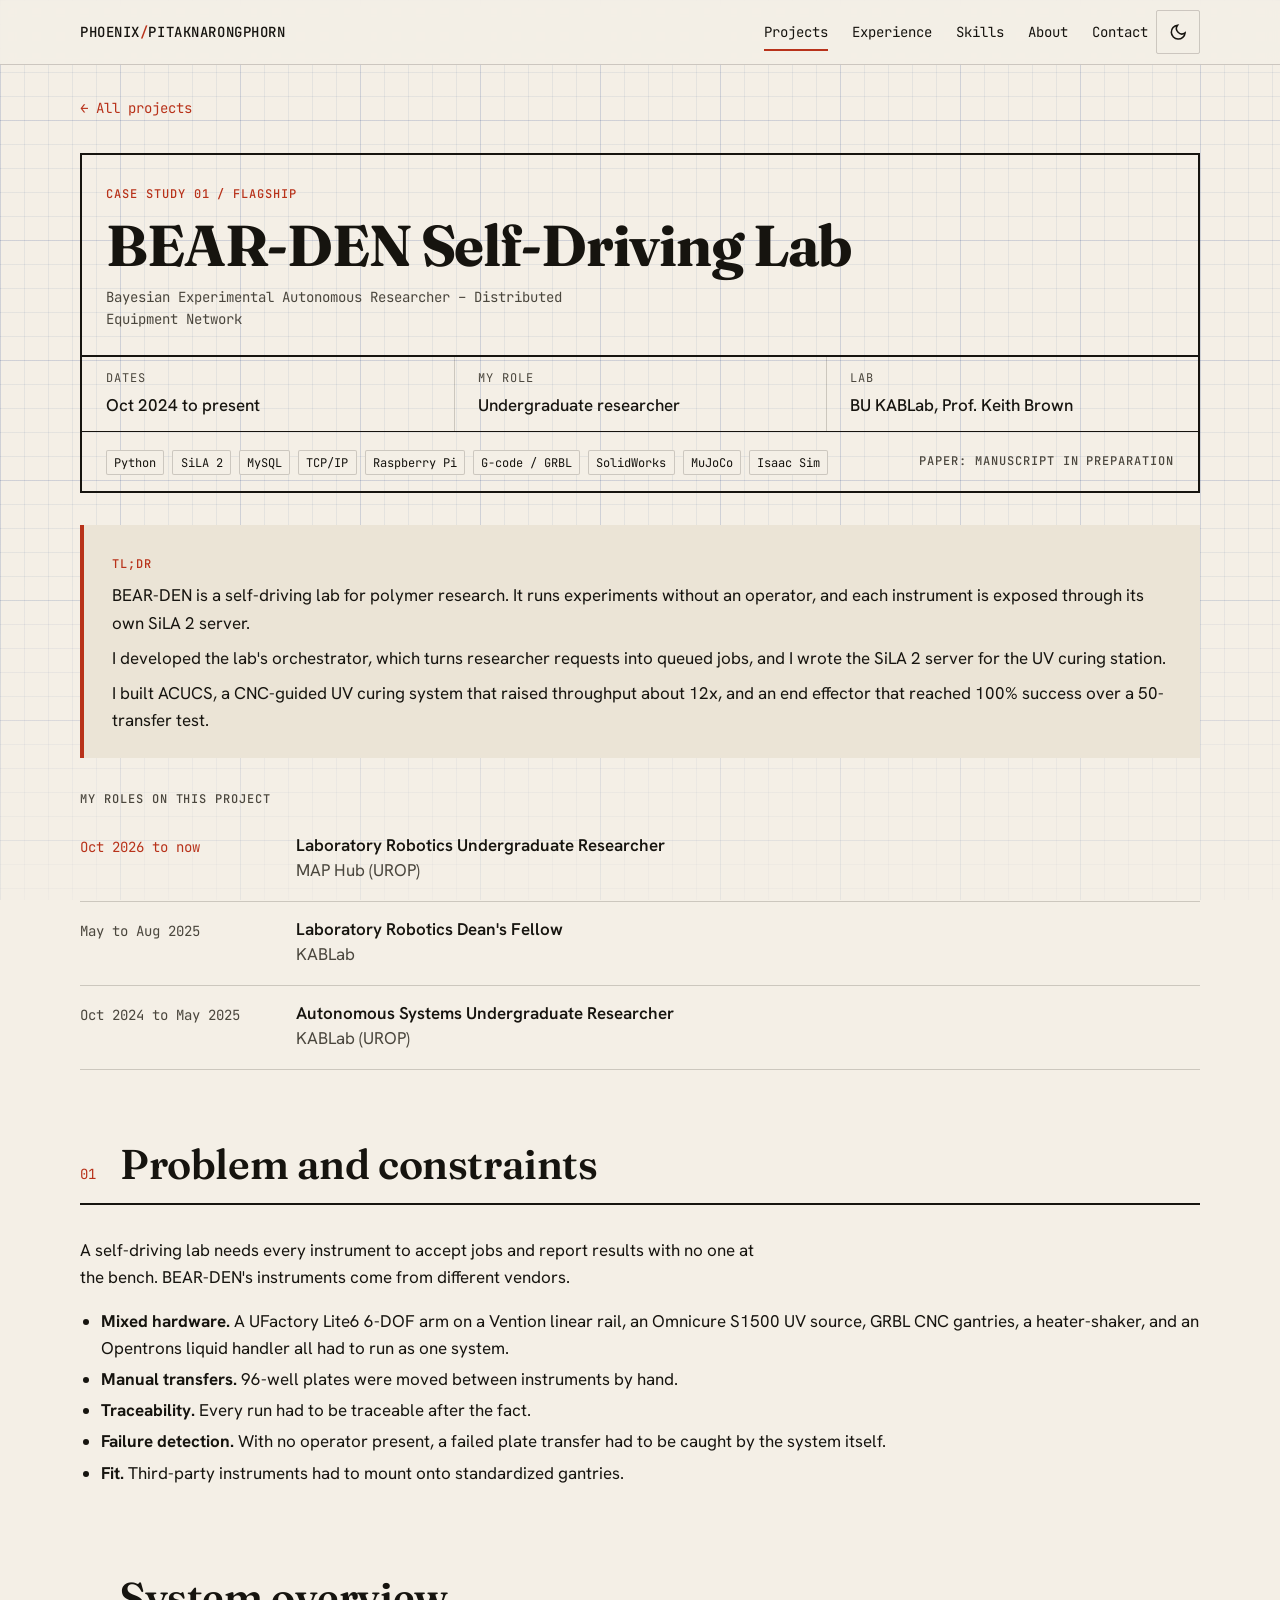
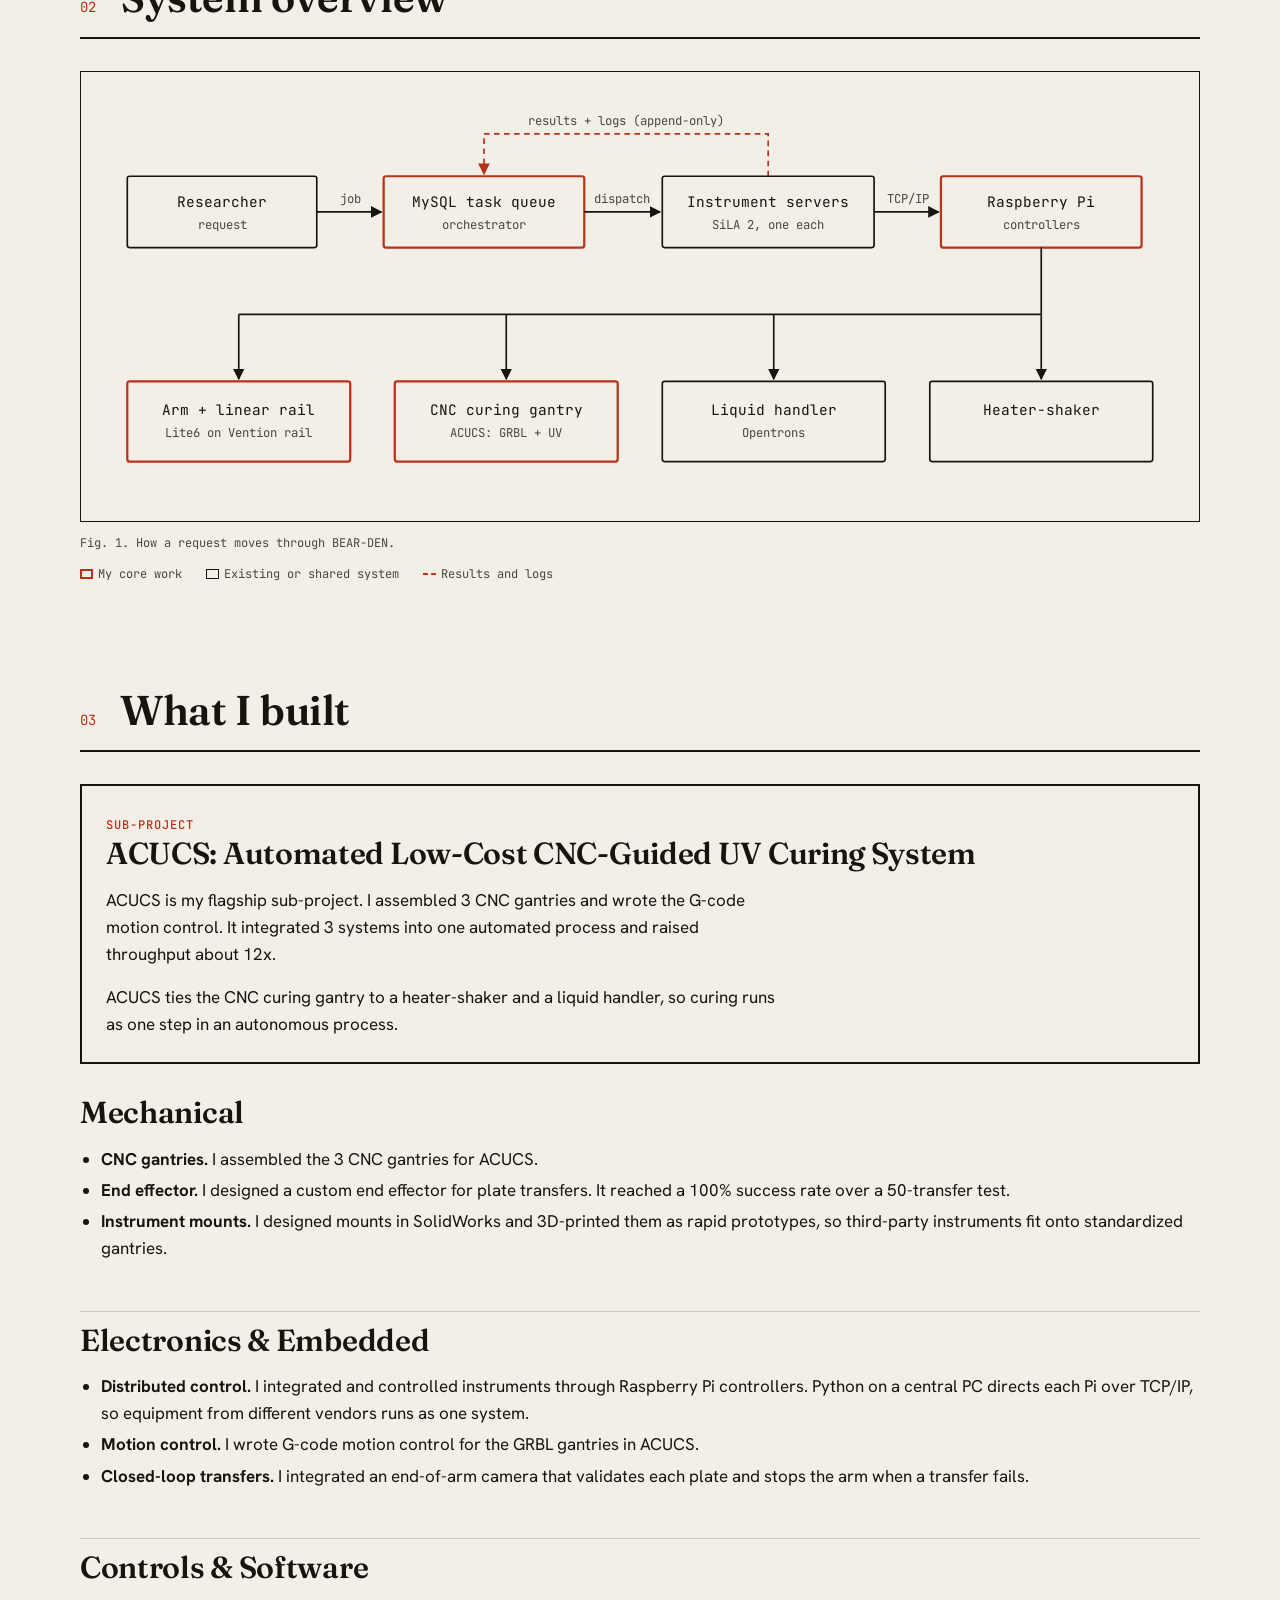
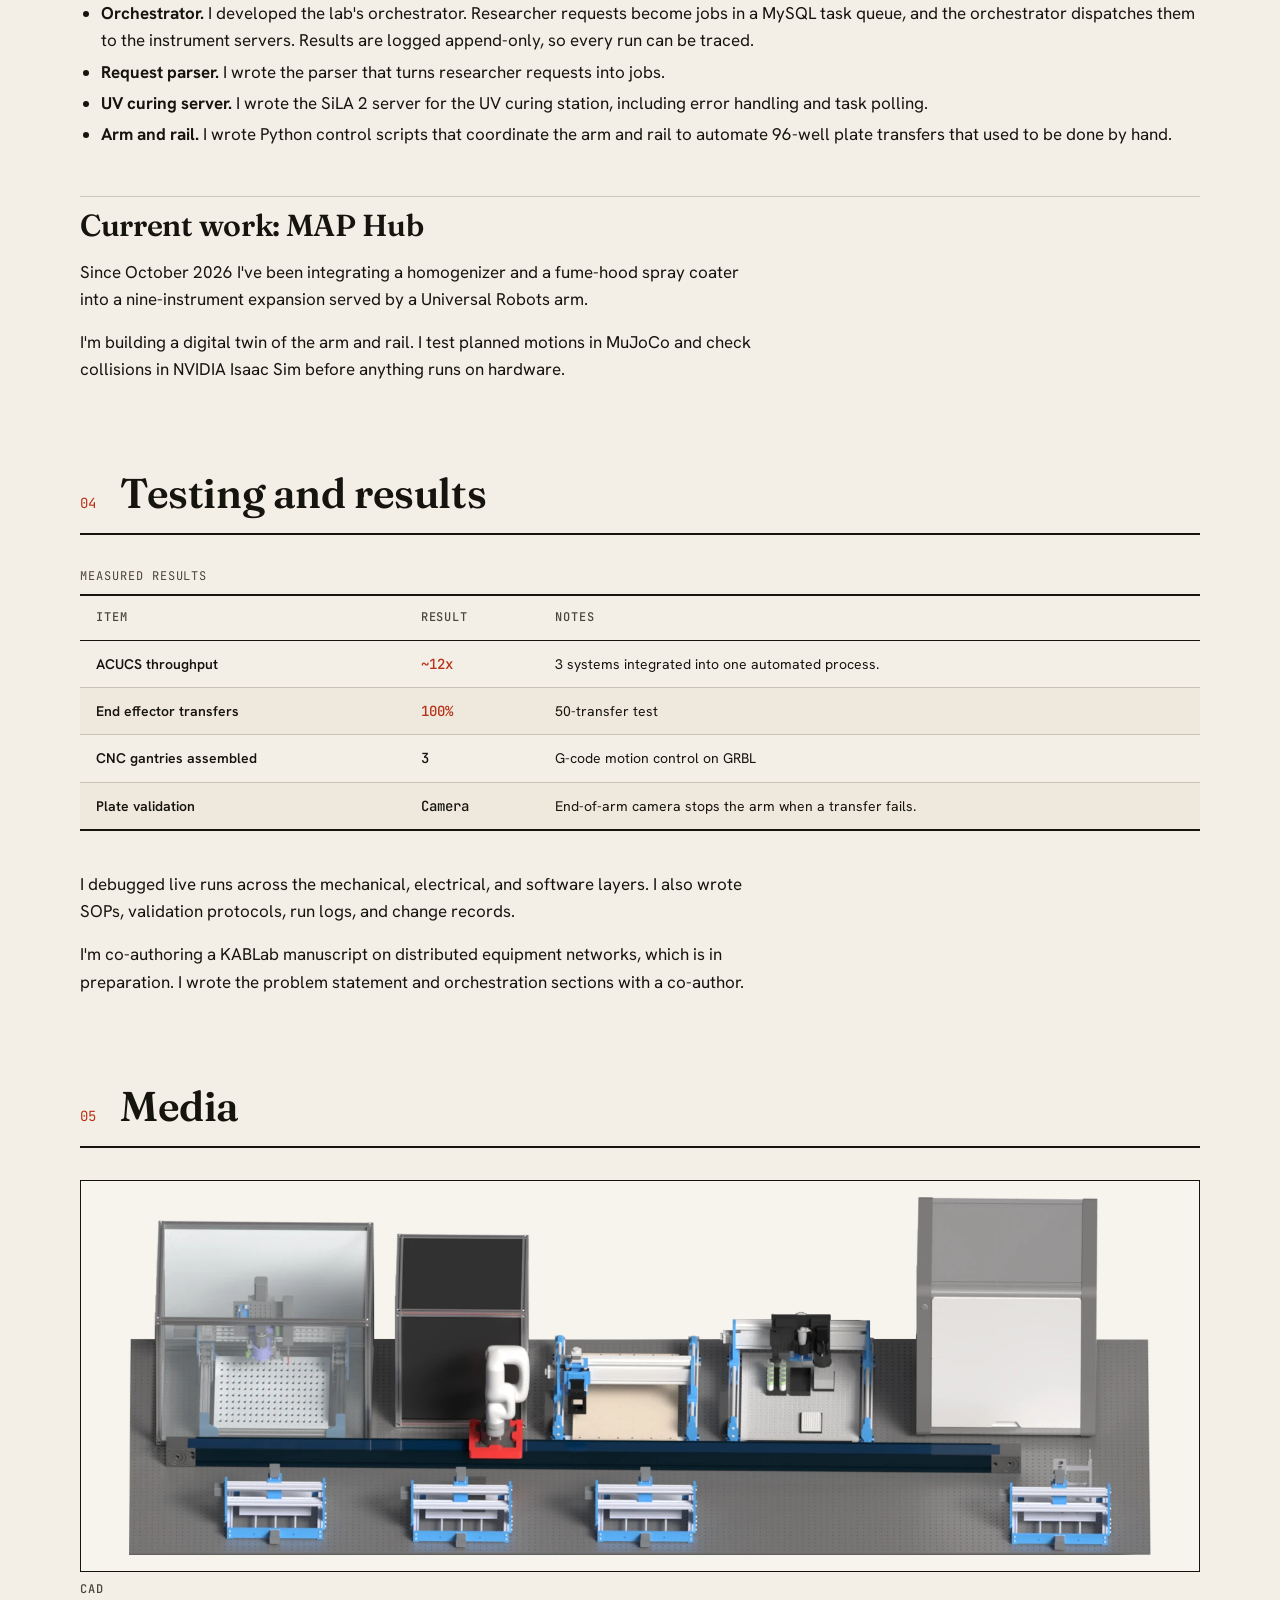
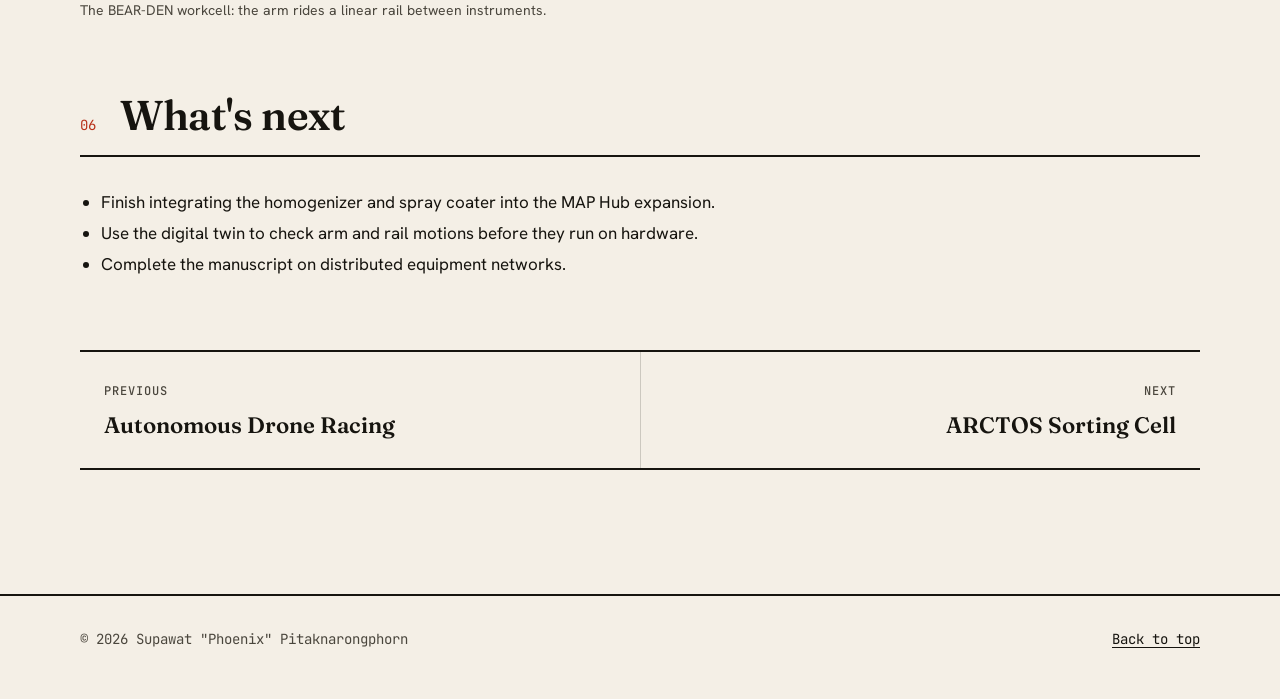
<file: projects/bear-den.html>
<!doctype html>
<html lang="en">
<head>
  <meta charset="utf-8">
  <meta name="viewport" content="width=device-width, initial-scale=1">
  <title>BEAR-DEN Self-Driving Lab | Phoenix Pitaknarongphorn</title>
  <meta name="description" content="Case study: the orchestrator, CNC-guided UV curing system, and arm-and-rail automation I built for BEAR-DEN, a self-driving polymer lab at BU KABLab.">
  <meta name="theme-color" content="#f4efe6" media="(prefers-color-scheme: light)">
  <meta name="theme-color" content="#0f2a4a" media="(prefers-color-scheme: dark)">
  <link rel="icon" href="../favicon.ico" sizes="32x32">
  <link rel="icon" href="../assets/favicon.svg" type="image/svg+xml">
  <link rel="apple-touch-icon" href="../assets/apple-touch-icon.png">
  <!-- Sharing previews. Absolute URLs so LinkedIn and Slack show the image. Change the domain here if the site moves. -->
  <meta property="og:type" content="article">
  <meta property="og:site_name" content="Phoenix Pitaknarongphorn">
  <meta property="og:url" content="https://hmnip.github.io/portfolio/projects/bear-den.html">
  <meta property="og:title" content="BEAR-DEN Self-Driving Lab | Phoenix Pitaknarongphorn">
  <meta property="og:description" content="Case study: the orchestrator, CNC-guided UV curing system, and arm-and-rail automation I built for BEAR-DEN, a self-driving polymer lab at BU KABLab.">
  <meta property="og:image" content="https://hmnip.github.io/portfolio/assets/img/share.png">
  <meta property="og:image:width" content="1200">
  <meta property="og:image:height" content="630">
  <meta property="og:image:alt" content="Phoenix Pitaknarongphorn: building autonomous robots, from mechanism to control code.">
  <meta name="twitter:card" content="summary_large_image">
  <meta name="twitter:title" content="BEAR-DEN Self-Driving Lab | Phoenix Pitaknarongphorn">
  <meta name="twitter:description" content="Case study: the orchestrator, CNC-guided UV curing system, and arm-and-rail automation I built for BEAR-DEN, a self-driving polymer lab at BU KABLab.">
  <meta name="twitter:image" content="https://hmnip.github.io/portfolio/assets/img/share.png">
  <!-- Sets saved theme and the js class before first paint (inline on purpose, avoids a flash) -->
  <script>(function(){var d=document.documentElement;d.classList.add("js");try{var t=localStorage.getItem("theme");if(t==="light"||t==="dark")d.setAttribute("data-theme",t);}catch(e){}})();</script>
  <link rel="preconnect" href="https://fonts.googleapis.com">
  <link rel="preconnect" href="https://fonts.gstatic.com" crossorigin>
  <link rel="stylesheet" href="https://fonts.googleapis.com/css2?family=Fraunces:ital,opsz,wght@0,9..144,400..700;1,9..144,500&family=Hanken+Grotesk:wght@400;500;600&family=JetBrains+Mono:wght@400;500&display=swap">
  <link rel="stylesheet" href="../assets/css/style.css">
</head>
<body>
  <a class="skip-link" href="#main">Skip to content</a>

  <header class="site-header">
    <div class="container site-header__inner">
      <a class="site-mark" href="../index.html">PHOENIX<span>/</span>PITAKNARONGPHORN</a>
      <nav class="site-nav" aria-label="Primary">
        <ul class="site-nav__list" id="nav-list">
          <li><a class="is-active" href="../index.html#projects">Projects</a></li>
          <li><a href="../index.html#experience">Experience</a></li>
          <li><a href="../index.html#skills">Skills</a></li>
          <li><a href="../index.html#about">About</a></li>
          <li><a href="../index.html#contact">Contact</a></li>
        </ul>
        <button class="icon-btn theme-toggle" type="button" data-theme-toggle aria-label="Switch theme">
          <svg class="icon-moon" viewBox="0 0 24 24" fill="none" stroke="currentColor" stroke-width="2" aria-hidden="true"><path d="M21 12.8A9 9 0 1 1 11.2 3a7 7 0 0 0 9.8 9.8z"/></svg>
          <svg class="icon-sun" viewBox="0 0 24 24" fill="none" stroke="currentColor" stroke-width="2" aria-hidden="true"><circle cx="12" cy="12" r="4"/><path d="M12 2v2M12 20v2M4.9 4.9l1.4 1.4M17.7 17.7l1.4 1.4M2 12h2M20 12h2M4.9 19.1l1.4-1.4M17.7 6.3l1.4-1.4"/></svg>
        </button>
        <button class="icon-btn nav-toggle" type="button" aria-expanded="false" aria-controls="nav-list" aria-label="Menu">
          <svg viewBox="0 0 24 24" fill="none" stroke="currentColor" stroke-width="2" aria-hidden="true"><path d="M3 6h18M3 12h18M3 18h18"/></svg>
        </button>
      </nav>
    </div>
  </header>

  <main id="main" class="container">
    <a class="crumb" href="../index.html#projects">All projects</a>

    <!-- 1. TITLE BLOCK ====================================================== -->
    <header class="title-block">
      <div class="title-block__name">
        <span class="label label--accent">Case study 01 / Flagship</span>
        <h1><span class="nowrap">BEAR-DEN</span> Self-Driving Lab</h1>
        <p class="expansion">Bayesian Experimental Autonomous Researcher &ndash; Distributed Equipment Network</p>
      </div>
      <dl class="title-block__grid">
        <div class="title-block__cell"><dt>Dates</dt><dd>Oct 2024 to present</dd></div>
        <div class="title-block__cell"><dt>My role</dt><dd>Undergraduate researcher</dd></div>
        <div class="title-block__cell"><dt>Lab</dt><dd>BU KABLab, Prof. Keith Brown</dd></div>
      </dl>
      <div class="title-block__row">
        <ul class="tags" aria-label="Tools">
          <li><span class="tag">Python</span></li>
          <li><span class="tag">SiLA 2</span></li>
          <li><span class="tag">MySQL</span></li>
          <li><span class="tag">TCP/IP</span></li>
          <li><span class="tag">Raspberry Pi</span></li>
          <li><span class="tag">G-code / GRBL</span></li>
          <li><span class="tag">SolidWorks</span></li>
          <li><span class="tag">MuJoCo</span></li>
          <li><span class="tag">Isaac Sim</span></li>
        </ul>
        <div class="title-block__links">
          <span class="label">Paper: manuscript in preparation</span>
        </div>
      </div>
    </header>

    <!-- 2. TL;DR ============================================================ -->
    <aside class="tldr" aria-label="Summary">
      <span class="label label--accent">TL;DR</span>
      <p>BEAR-DEN is a self-driving lab for polymer research. It runs experiments without an operator, and each instrument is exposed through its own SiLA 2 server.</p>
      <p>I developed the lab's orchestrator, which turns researcher requests into queued jobs, and I wrote the SiLA 2 server for the UV curing station.</p>
      <p>I built ACUCS, a CNC-guided UV curing system that raised throughput about 12x, and an end effector that reached 100% success over a 50-transfer test.</p>
    </aside>

    <div class="case-roles">
      <span class="label">My roles on this project</span>
      <ol class="timeline">
        <li class="timeline__item is-current">
          <span class="timeline__date">Oct 2026 to now</span>
          <div><p class="timeline__role">Laboratory Robotics Undergraduate Researcher</p><p class="timeline__org">MAP Hub (UROP)</p></div>
        </li>
        <li class="timeline__item">
          <span class="timeline__date">May to Aug 2025</span>
          <div><p class="timeline__role">Laboratory Robotics Dean's Fellow</p><p class="timeline__org">KABLab</p></div>
        </li>
        <li class="timeline__item">
          <span class="timeline__date">Oct 2024 to May 2025</span>
          <div><p class="timeline__role">Autonomous Systems Undergraduate Researcher</p><p class="timeline__org">KABLab (UROP)</p></div>
        </li>
      </ol>
    </div>

    <!-- 3. PROBLEM AND CONSTRAINTS ========================================== -->
    <section class="section section--case" aria-labelledby="problem-title">
      <div class="section__head">
        <span class="section__num">01</span>
        <h2 id="problem-title">Problem and constraints</h2>
      </div>
      <div class="prose">
        <p>A self-driving lab needs every instrument to accept jobs and report results with no one at the bench. BEAR-DEN's instruments come from different vendors.</p>
        <ul>
          <li><strong>Mixed hardware.</strong> A UFactory Lite6 6-DOF arm on a Vention linear rail, an Omnicure S1500 UV source, GRBL CNC gantries, a heater-shaker, and an Opentrons liquid handler all had to run as one system.</li>
          <li><strong>Manual transfers.</strong> 96-well plates were moved between instruments by hand.</li>
          <li><strong>Traceability.</strong> Every run had to be traceable after the fact.</li>
          <li><strong>Failure detection.</strong> With no operator present, a failed plate transfer had to be caught by the system itself.</li>
          <li><strong>Fit.</strong> Third-party instruments had to mount onto standardized gantries.</li>
        </ul>
      </div>
    </section>

    <!-- 4. SYSTEM OVERVIEW ================================================== -->
    <section class="section section--case" aria-labelledby="system-title">
      <div class="section__head">
        <span class="section__num">02</span>
        <h2 id="system-title">System overview</h2>
      </div>
      <figure class="figure">
        <div class="diagram diagram--wide" tabindex="0" role="region" aria-label="System diagram (scrollable)">
          <!-- Editable diagram. Each box is a <g class="node">. Add "node--accent" to mark my work.
               Move a box by changing its rect x/y and the matching text x/y. -->
          <svg viewBox="0 0 960 360" role="img" aria-labelledby="sys-title sys-desc">
            <title id="sys-title">BEAR-DEN system overview</title>
            <desc id="sys-desc">A researcher request becomes a job in a MySQL task queue. The orchestrator dispatches it to the instrument servers, which run SiLA 2. A central PC directs Raspberry Pi controllers over TCP/IP, and the Pis drive the instruments: the arm and linear rail, the CNC UV curing gantry, the liquid handler, and the heater-shaker. Results and logs flow back to the database, append-only.</desc>
            <defs>
              <marker id="arrow" viewBox="0 0 10 10" refX="9" refY="5" markerWidth="7" markerHeight="7" orient="auto-start-reverse"><path class="arrowhead" d="M0 0L10 5L0 10z"/></marker>
              <marker id="arrow-accent" viewBox="0 0 10 10" refX="9" refY="5" markerWidth="7" markerHeight="7" orient="auto-start-reverse"><path class="arrowhead--accent" d="M0 0L10 5L0 10z"/></marker>
            </defs>

            <!-- Return path: results and logs back to the database -->
            <path class="edge edge--return" d="M595 72V34H340V70" marker-end="url(#arrow-accent)"/>
            <text class="edge-label" x="467" y="26" text-anchor="middle">results + logs (append-only)</text>

            <!-- Top row: request to controllers -->
            <g class="node">
              <rect x="20" y="72" width="170" height="64" rx="2"/>
              <text x="105" y="100" text-anchor="middle">Researcher</text>
              <text class="sub" x="105" y="119" text-anchor="middle">request</text>
            </g>
            <g class="node node--accent">
              <rect x="250" y="72" width="180" height="64" rx="2"/>
              <text x="340" y="100" text-anchor="middle">MySQL task queue</text>
              <text class="sub" x="340" y="119" text-anchor="middle">orchestrator</text>
            </g>
            <g class="node">
              <rect x="500" y="72" width="190" height="64" rx="2"/>
              <text x="595" y="100" text-anchor="middle">Instrument servers</text>
              <text class="sub" x="595" y="119" text-anchor="middle">SiLA 2, one each</text>
            </g>
            <g class="node node--accent">
              <rect x="750" y="72" width="180" height="64" rx="2"/>
              <text x="840" y="100" text-anchor="middle">Raspberry Pi</text>
              <text class="sub" x="840" y="119" text-anchor="middle">controllers</text>
            </g>

            <path class="edge" d="M190 104H248" marker-end="url(#arrow)"/>
            <text class="edge-label" x="220" y="96" text-anchor="middle">job</text>
            <path class="edge" d="M430 104H498" marker-end="url(#arrow)"/>
            <text class="edge-label" x="464" y="96" text-anchor="middle">dispatch</text>
            <path class="edge" d="M690 104H748" marker-end="url(#arrow)"/>
            <text class="edge-label" x="720" y="96" text-anchor="middle">TCP/IP</text>

            <!-- Bus from the controllers to each instrument -->
            <path class="edge" d="M840 136V196M120 196H840"/>
            <path class="edge" d="M120 196V254" marker-end="url(#arrow)"/>
            <path class="edge" d="M360 196V254" marker-end="url(#arrow)"/>
            <path class="edge" d="M600 196V254" marker-end="url(#arrow)"/>
            <path class="edge" d="M840 196V254" marker-end="url(#arrow)"/>

            <!-- Bottom row: instruments -->
            <g class="node node--accent">
              <rect x="20" y="256" width="200" height="72" rx="2"/>
              <text x="120" y="286" text-anchor="middle">Arm + linear rail</text>
              <text class="sub" x="120" y="306" text-anchor="middle">Lite6 on Vention rail</text>
            </g>
            <g class="node node--accent">
              <rect x="260" y="256" width="200" height="72" rx="2"/>
              <text x="360" y="286" text-anchor="middle">CNC curing gantry</text>
              <text class="sub" x="360" y="306" text-anchor="middle">ACUCS: GRBL + UV</text>
            </g>
            <g class="node">
              <rect x="500" y="256" width="200" height="72" rx="2"/>
              <text x="600" y="286" text-anchor="middle">Liquid handler</text>
              <text class="sub" x="600" y="306" text-anchor="middle">Opentrons</text>
            </g>
            <g class="node">
              <rect x="740" y="256" width="200" height="72" rx="2"/>
              <text x="840" y="286" text-anchor="middle">Heater-shaker</text>
            </g>
          </svg>
        </div>
        <figcaption>
          Fig. 1. How a request moves through BEAR-DEN. <span class="scroll-hint">Scroll sideways to see the whole diagram.</span>
          <ul class="legend" aria-label="Legend">
            <li><span class="legend__swatch legend__swatch--accent" aria-hidden="true"></span>My core work</li>
            <li><span class="legend__swatch" aria-hidden="true"></span>Existing or shared system</li>
            <li><span class="legend__swatch legend__swatch--return" aria-hidden="true"></span>Results and logs</li>
          </ul>
        </figcaption>
      </figure>
    </section>

    <!-- 5. WHAT I BUILT ===================================================== -->
    <section class="section section--case" aria-labelledby="built-title">
      <div class="section__head">
        <span class="section__num">03</span>
        <h2 id="built-title">What I built</h2>
      </div>

      <div class="highlight-box" id="acucs">
        <span class="label label--accent">Sub-project</span>
        <h3>ACUCS: Automated Low-Cost CNC-Guided UV Curing System</h3>
        <p>ACUCS is my flagship sub-project. I assembled 3 CNC gantries and wrote the G-code motion control. It integrated 3 systems into one automated process and raised throughput about 12x.</p>
        <p>ACUCS ties the CNC curing gantry to a heater-shaker and a liquid handler, so curing runs as one step in an autonomous process.</p>
      </div>

      <div class="prose">
        <h3>Mechanical</h3>
        <ul>
          <li><strong>CNC gantries.</strong> I assembled the 3 CNC gantries for ACUCS.</li>
          <li><strong>End effector.</strong> I designed a custom end effector for plate transfers. It reached a 100% success rate over a 50-transfer test.</li>
          <li><strong>Instrument mounts.</strong> I designed mounts in SolidWorks and 3D-printed them as rapid prototypes, so third-party instruments fit onto standardized gantries.</li>
        </ul>

        <h3>Electronics &amp; Embedded</h3>
        <ul>
          <li><strong>Distributed control.</strong> I integrated and controlled instruments through Raspberry Pi controllers. Python on a central PC directs each Pi over TCP/IP, so equipment from different vendors runs as one system.</li>
          <li><strong>Motion control.</strong> I wrote G-code motion control for the GRBL gantries in ACUCS.</li>
          <li><strong>Closed-loop transfers.</strong> I integrated an end-of-arm camera that validates each plate and stops the arm when a transfer fails.</li>
        </ul>

        <h3>Controls &amp; Software</h3>
        <ul>
          <li><strong>Orchestrator.</strong> I developed the lab's orchestrator. Researcher requests become jobs in a MySQL task queue, and the orchestrator dispatches them to the instrument servers. Results are logged append-only, so every run can be traced.</li>
          <li><strong>Request parser.</strong> I wrote the parser that turns researcher requests into jobs.</li>
          <li><strong>UV curing server.</strong> I wrote the SiLA 2 server for the UV curing station, including error handling and task polling.</li>
          <li><strong>Arm and rail.</strong> I wrote Python control scripts that coordinate the arm and rail to automate 96-well plate transfers that used to be done by hand.</li>
        </ul>

        <h3 id="map-hub">Current work: MAP Hub</h3>
        <p>Since October 2026 I've been integrating a homogenizer and a fume-hood spray coater into a nine-instrument expansion served by a Universal Robots arm.</p>
        <p>I'm building a digital twin of the arm and rail. I test planned motions in MuJoCo and check collisions in NVIDIA Isaac Sim before anything runs on hardware.</p>
      </div>
    </section>

    <!-- 6. TESTING AND RESULTS ============================================== -->
    <section class="section section--case" aria-labelledby="results-title">
      <div class="section__head">
        <span class="section__num">04</span>
        <h2 id="results-title">Testing and results</h2>
      </div>
      <div class="table-wrap">
        <table class="spec-table">
          <caption>Measured results</caption>
          <thead>
            <tr><th scope="col">Item</th><th scope="col">Result</th><th scope="col">Notes</th></tr>
          </thead>
          <tbody>
            <tr><th scope="row">ACUCS throughput</th><td class="num num--key">~12x</td><td>3 systems integrated into one automated process.</td></tr>
            <tr><th scope="row">End effector transfers</th><td class="num num--key">100%</td><td>50-transfer test</td></tr>
            <tr><th scope="row">CNC gantries assembled</th><td class="num">3</td><td>G-code motion control on GRBL</td></tr>
            <tr><th scope="row">Plate validation</th><td class="num">Camera</td><td>End-of-arm camera stops the arm when a transfer fails.</td></tr>
          </tbody>
        </table>
      </div>
      <div class="prose">
        <p>I debugged live runs across the mechanical, electrical, and software layers. I also wrote SOPs, validation protocols, run logs, and change records.</p>
        <p>I'm co-authoring a KABLab manuscript on distributed equipment networks, which is in preparation. I wrote the problem statement and orchestration sections with a co-author.</p>
      </div>
    </section>

    <!-- 7. MEDIA ============================================================ -->
    <section class="section section--case" aria-labelledby="media-title">
      <div class="section__head">
        <span class="section__num">05</span>
        <h2 id="media-title">Media</h2>
      </div>
      <!-- Images: <img src="../assets/img/bear-den/NAME.webp" width="1600" height="900" loading="lazy" decoding="async" alt="...">
           WebP, 1600 px on the long edge, under 200 KB each.
           Video: <video src="../assets/video/bear-den/NAME.mp4" poster="../assets/img/bear-den/NAME-poster.webp" autoplay muted loop playsinline preload="none" width="1280" height="720"></video>
           MP4 (H.264), 4 to 8 s, no audio track, under 2 MB. -->
      <div class="gallery">
        <figure class="gallery__wide">
          <a class="sheet" href="../assets/img/bear-den/workcell-render.webp" style="--ratio: 1600 / 560"><img src="../assets/img/bear-den/workcell-render.webp" width="1600" height="560" loading="lazy" decoding="async" alt="Render of the BEAR-DEN workcell: a robot arm on a linear rail between enclosed lab instruments"></a>
          <figcaption><span class="label">CAD</span>The BEAR-DEN workcell: the arm rides a linear rail between instruments.</figcaption>
        </figure>
      </div>
    </section>

    <!-- 8. LEARNED / NEXT =================================================== -->
    <section class="section section--case" aria-labelledby="learned-title">
      <div class="section__head">
        <span class="section__num">06</span>
        <h2 id="learned-title">What's next</h2>
      </div>
      <div class="prose">
        <ul>
          <li>Finish integrating the homogenizer and spray coater into the MAP Hub expansion.</li>
          <li>Use the digital twin to check arm and rail motions before they run on hardware.</li>
          <li>Complete the manuscript on distributed equipment networks.</li>
        </ul>
      </div>
    </section>

    <!-- 9. PREV / NEXT ====================================================== -->
    <nav class="pager" aria-label="More case studies">
      <a class="pager__prev" href="bwsi-drone-racing.html"><span class="label">Previous</span><span class="pager__title">Autonomous Drone Racing</span></a>
      <a class="pager__next" href="arctos.html"><span class="label">Next</span><span class="pager__title">ARCTOS Sorting Cell</span></a>
    </nav>
  </main>

  <footer class="site-footer">
    <div class="container site-footer__inner">
      <span>&copy; <span data-year>2026</span> Supawat "Phoenix" Pitaknarongphorn</span>
      <span><a href="#main">Back to top</a></span>
    </div>
  </footer>

  <script src="../assets/js/main.js" defer></script>
</body>
</html>
</file>
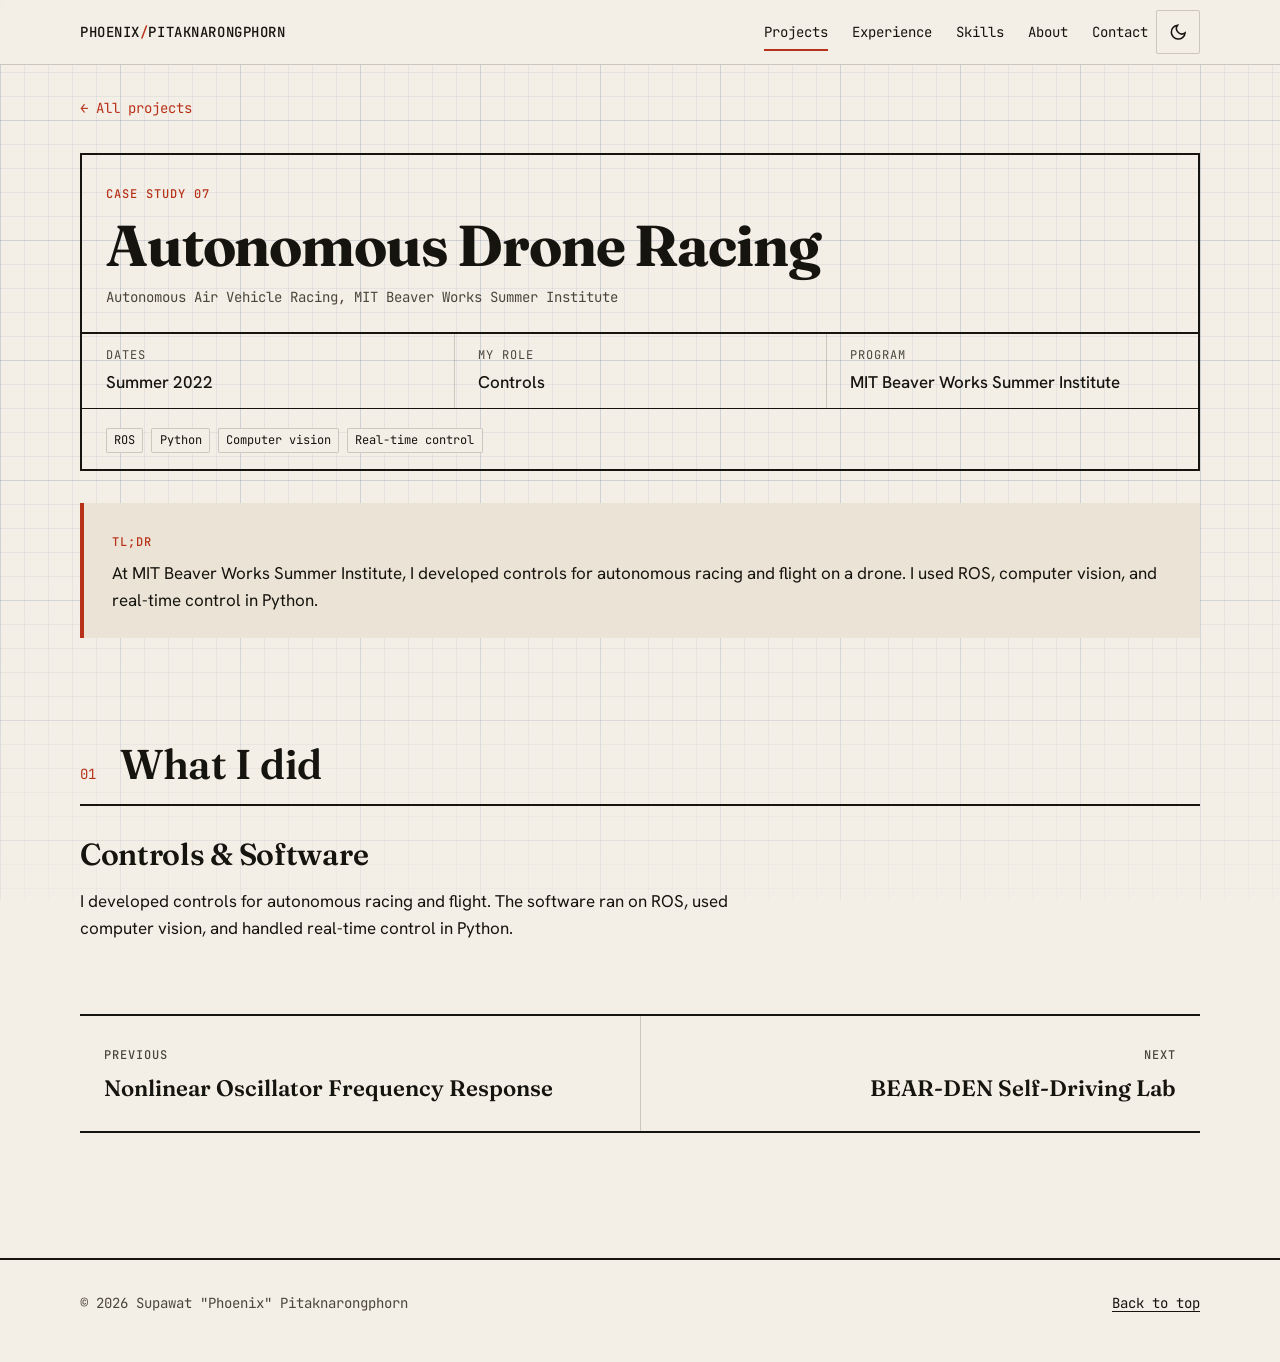
<file: projects/bwsi-drone-racing.html>
<!doctype html>
<html lang="en">
<head>
  <meta charset="utf-8">
  <meta name="viewport" content="width=device-width, initial-scale=1">
  <title>Autonomous Drone Racing | Phoenix Pitaknarongphorn</title>
  <meta name="description" content="Case study: controls for autonomous drone racing and flight at MIT Beaver Works Summer Institute, using ROS, computer vision, and real-time control in Python.">
  <meta name="theme-color" content="#f4efe6" media="(prefers-color-scheme: light)">
  <meta name="theme-color" content="#0f2a4a" media="(prefers-color-scheme: dark)">
  <link rel="icon" href="../favicon.ico" sizes="32x32">
  <link rel="icon" href="../assets/favicon.svg" type="image/svg+xml">
  <link rel="apple-touch-icon" href="../assets/apple-touch-icon.png">
  <!-- Sharing previews. Absolute URLs so LinkedIn and Slack show the image. Change the domain here if the site moves. -->
  <meta property="og:type" content="article">
  <meta property="og:site_name" content="Phoenix Pitaknarongphorn">
  <meta property="og:url" content="https://hmnip.github.io/portfolio/projects/bwsi-drone-racing.html">
  <meta property="og:title" content="Autonomous Drone Racing | Phoenix Pitaknarongphorn">
  <meta property="og:description" content="Case study: controls for autonomous drone racing and flight at MIT Beaver Works Summer Institute, using ROS, computer vision, and real-time control in Python.">
  <meta property="og:image" content="https://hmnip.github.io/portfolio/assets/img/share.png">
  <meta property="og:image:width" content="1200">
  <meta property="og:image:height" content="630">
  <meta property="og:image:alt" content="Phoenix Pitaknarongphorn: building autonomous robots, from mechanism to control code.">
  <meta name="twitter:card" content="summary_large_image">
  <meta name="twitter:title" content="Autonomous Drone Racing | Phoenix Pitaknarongphorn">
  <meta name="twitter:description" content="Case study: controls for autonomous drone racing and flight at MIT Beaver Works Summer Institute, using ROS, computer vision, and real-time control in Python.">
  <meta name="twitter:image" content="https://hmnip.github.io/portfolio/assets/img/share.png">
  <!-- Sets saved theme and the js class before first paint (inline on purpose, avoids a flash) -->
  <script>(function(){var d=document.documentElement;d.classList.add("js");try{var t=localStorage.getItem("theme");if(t==="light"||t==="dark")d.setAttribute("data-theme",t);}catch(e){}})();</script>
  <link rel="preconnect" href="https://fonts.googleapis.com">
  <link rel="preconnect" href="https://fonts.gstatic.com" crossorigin>
  <link rel="stylesheet" href="https://fonts.googleapis.com/css2?family=Fraunces:ital,opsz,wght@0,9..144,400..700;1,9..144,500&family=Hanken+Grotesk:wght@400;500;600&family=JetBrains+Mono:wght@400;500&display=swap">
  <link rel="stylesheet" href="../assets/css/style.css">
</head>
<body>
  <a class="skip-link" href="#main">Skip to content</a>

  <header class="site-header">
    <div class="container site-header__inner">
      <a class="site-mark" href="../index.html">PHOENIX<span>/</span>PITAKNARONGPHORN</a>
      <nav class="site-nav" aria-label="Primary">
        <ul class="site-nav__list" id="nav-list">
          <li><a class="is-active" href="../index.html#projects">Projects</a></li>
          <li><a href="../index.html#experience">Experience</a></li>
          <li><a href="../index.html#skills">Skills</a></li>
          <li><a href="../index.html#about">About</a></li>
          <li><a href="../index.html#contact">Contact</a></li>
        </ul>
        <button class="icon-btn theme-toggle" type="button" data-theme-toggle aria-label="Switch theme">
          <svg class="icon-moon" viewBox="0 0 24 24" fill="none" stroke="currentColor" stroke-width="2" aria-hidden="true"><path d="M21 12.8A9 9 0 1 1 11.2 3a7 7 0 0 0 9.8 9.8z"/></svg>
          <svg class="icon-sun" viewBox="0 0 24 24" fill="none" stroke="currentColor" stroke-width="2" aria-hidden="true"><circle cx="12" cy="12" r="4"/><path d="M12 2v2M12 20v2M4.9 4.9l1.4 1.4M17.7 17.7l1.4 1.4M2 12h2M20 12h2M4.9 19.1l1.4-1.4M17.7 6.3l1.4-1.4"/></svg>
        </button>
        <button class="icon-btn nav-toggle" type="button" aria-expanded="false" aria-controls="nav-list" aria-label="Menu">
          <svg viewBox="0 0 24 24" fill="none" stroke="currentColor" stroke-width="2" aria-hidden="true"><path d="M3 6h18M3 12h18M3 18h18"/></svg>
        </button>
      </nav>
    </div>
  </header>

  <main id="main" class="container">
    <a class="crumb" href="../index.html#projects">All projects</a>

    <!-- Short template: title block, TL;DR, what I did, media, prev/next -->

    <!-- 1. TITLE BLOCK ====================================================== -->
    <header class="title-block">
      <div class="title-block__name">
        <span class="label label--accent">Case study 07</span>
        <h1>Autonomous Drone Racing</h1>
        <p class="expansion">Autonomous Air Vehicle Racing, MIT Beaver Works Summer Institute</p>
      </div>
      <dl class="title-block__grid">
        <div class="title-block__cell"><dt>Dates</dt><dd>Summer 2022</dd></div>
        <div class="title-block__cell"><dt>My role</dt><dd>Controls</dd></div>
        <div class="title-block__cell"><dt>Program</dt><dd>MIT Beaver Works Summer Institute</dd></div>
      </dl>
      <div class="title-block__row">
        <ul class="tags" aria-label="Tools">
          <li><span class="tag">ROS</span></li>
          <li><span class="tag">Python</span></li>
          <li><span class="tag">Computer vision</span></li>
          <li><span class="tag">Real-time control</span></li>
        </ul>
      </div>
    </header>

    <!-- 2. TL;DR ============================================================ -->
    <aside class="tldr" aria-label="Summary">
      <span class="label label--accent">TL;DR</span>
      <p>At MIT Beaver Works Summer Institute, I developed controls for autonomous racing and flight on a drone. I used ROS, computer vision, and real-time control in Python.</p>
    </aside>

    <!-- 3. WHAT I DID ======================================================= -->
    <section class="section section--case" aria-labelledby="built-title">
      <div class="section__head">
        <span class="section__num">01</span>
        <h2 id="built-title">What I did</h2>
      </div>
      <div class="prose">
        <h3>Controls &amp; Software</h3>
        <p>I developed controls for autonomous racing and flight. The software ran on ROS, used computer vision, and handled real-time control in Python.</p>
      </div>
    </section>

    <!-- 4. MEDIA ============================================================ -->
    <!-- Hidden until photos are added. To show it: delete the word hidden below, then renumber this section and the next one. -->
    <section class="section section--case" aria-labelledby="media-title" hidden>
      <div class="section__head">
        <span class="section__num">02</span>
        <h2 id="media-title">Media</h2>
      </div>
      <!-- Images: ../assets/img/bwsi-drone-racing/NAME.webp, 1600 px long edge, under 200 KB, loading="lazy".
           Video: ../assets/video/bwsi-drone-racing/NAME.mp4, 4 to 8 s, muted loop, under 2 MB, preload="none". -->
      <div class="gallery">
        <figure>
          <div class="media-placeholder" role="img" aria-label="Placeholder: drone photo">[TODO: drone photo, 16:9]</div>
          <figcaption><span class="label">Photo</span>The racing drone.</figcaption>
        </figure>
        <figure>
          <div class="media-placeholder" role="img" aria-label="Placeholder: looping video of an autonomous flight">[TODO: 6 s loop, drone flying the course, 16:9 MP4]</div>
          <figcaption><span class="label">Video</span>An autonomous run.</figcaption>
        </figure>
      </div>
    </section>

    <!-- 5. PREV / NEXT ====================================================== -->
    <nav class="pager" aria-label="More case studies">
      <a class="pager__prev" href="nonlinear-oscillator.html"><span class="label">Previous</span><span class="pager__title">Nonlinear Oscillator Frequency Response</span></a>
      <a class="pager__next" href="bear-den.html"><span class="label">Next</span><span class="pager__title"><span class="nowrap">BEAR-DEN</span> Self-Driving Lab</span></a>
    </nav>
  </main>

  <footer class="site-footer">
    <div class="container site-footer__inner">
      <span>&copy; <span data-year>2026</span> Supawat "Phoenix" Pitaknarongphorn</span>
      <span><a href="#main">Back to top</a></span>
    </div>
  </footer>

  <script src="../assets/js/main.js" defer></script>
</body>
</html>
</file>
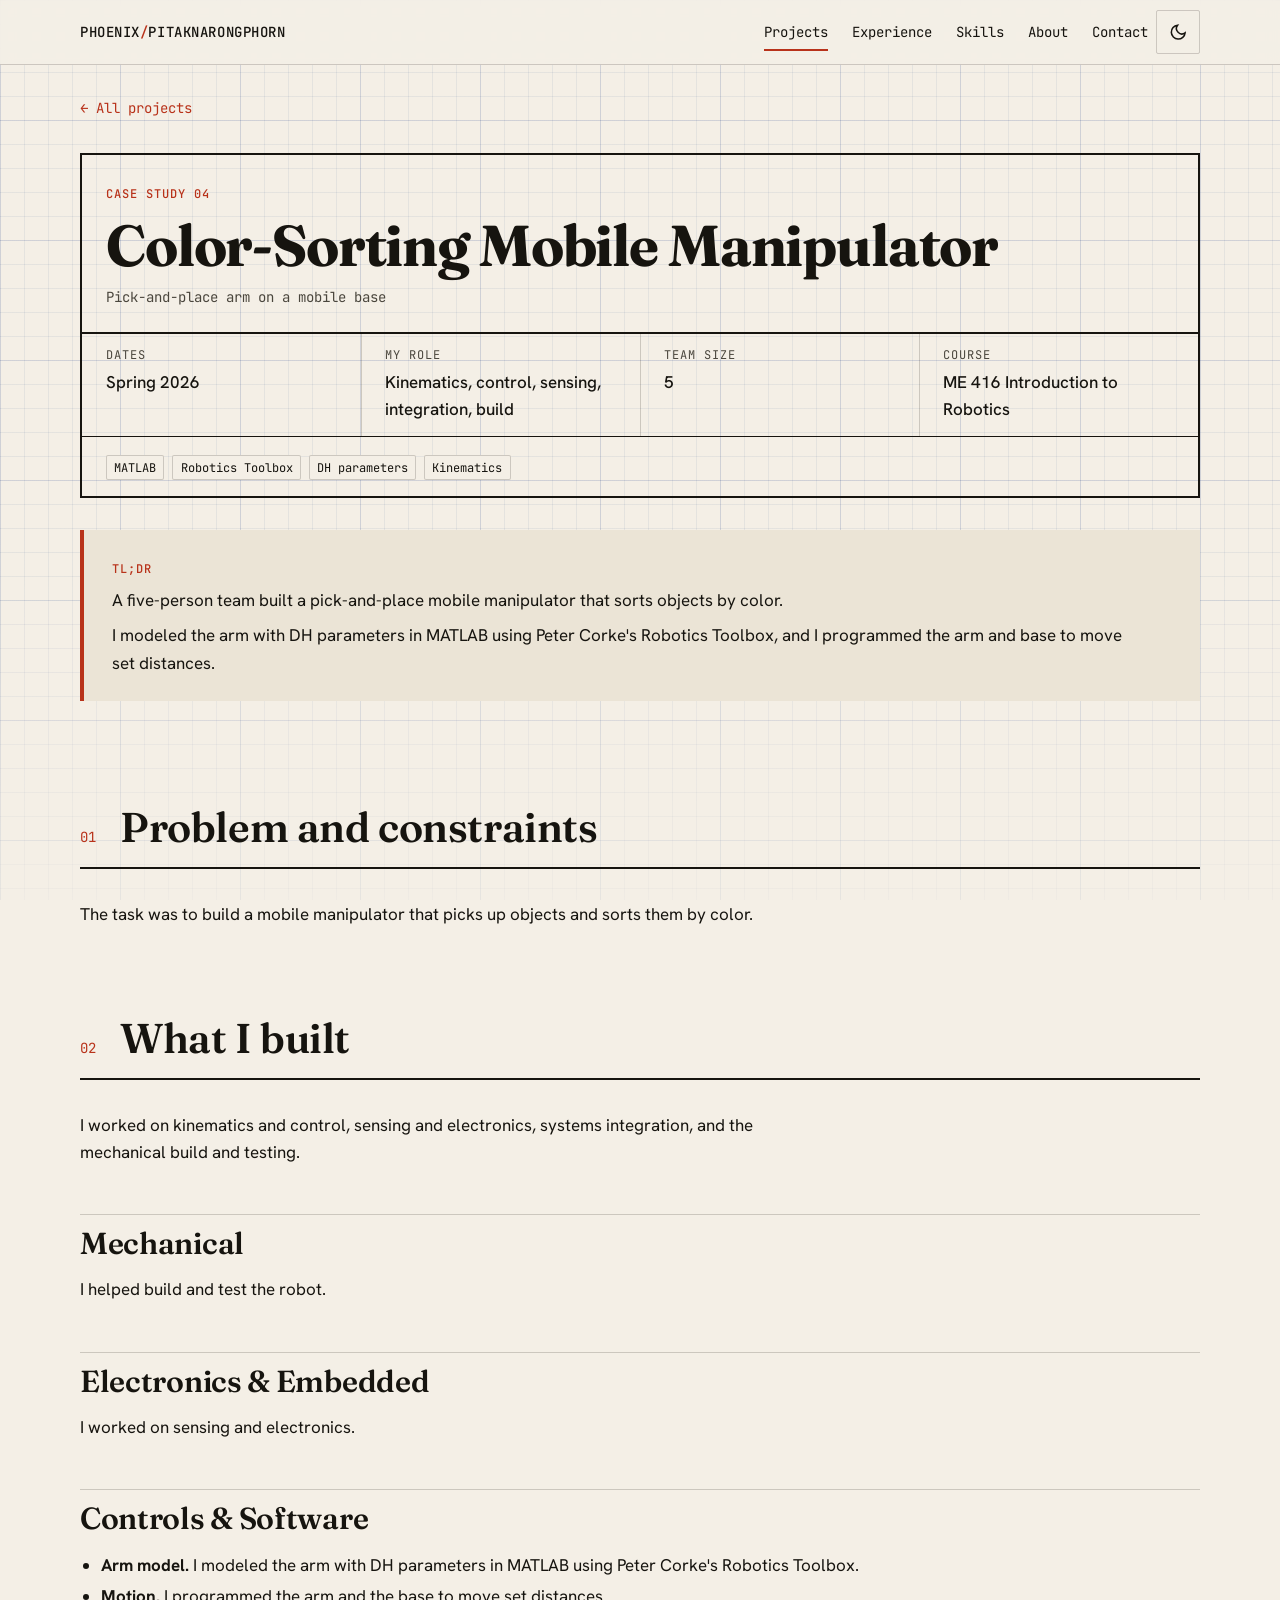
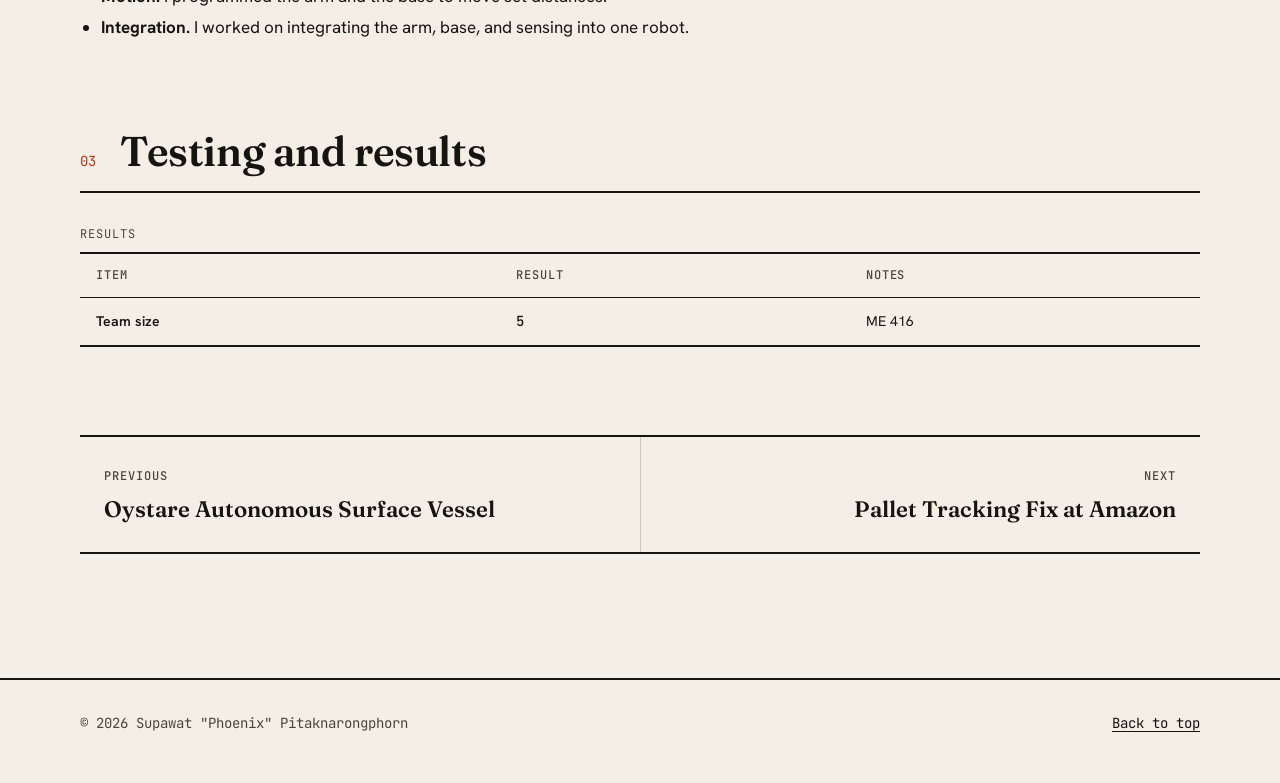
<file: projects/mobile-manipulator.html>
<!doctype html>
<html lang="en">
<head>
  <meta charset="utf-8">
  <meta name="viewport" content="width=device-width, initial-scale=1">
  <title>Color-Sorting Mobile Manipulator | Phoenix Pitaknarongphorn</title>
  <meta name="description" content="Case study: a five-person ME 416 team built a pick-and-place mobile manipulator. I modeled the arm with DH parameters in MATLAB and programmed set-distance moves.">
  <meta name="theme-color" content="#f4efe6" media="(prefers-color-scheme: light)">
  <meta name="theme-color" content="#0f2a4a" media="(prefers-color-scheme: dark)">
  <link rel="icon" href="../favicon.ico" sizes="32x32">
  <link rel="icon" href="../assets/favicon.svg" type="image/svg+xml">
  <link rel="apple-touch-icon" href="../assets/apple-touch-icon.png">
  <!-- Sharing previews. Absolute URLs so LinkedIn and Slack show the image. Change the domain here if the site moves. -->
  <meta property="og:type" content="article">
  <meta property="og:site_name" content="Phoenix Pitaknarongphorn">
  <meta property="og:url" content="https://hmnip.github.io/portfolio/projects/mobile-manipulator.html">
  <meta property="og:title" content="Color-Sorting Mobile Manipulator | Phoenix Pitaknarongphorn">
  <meta property="og:description" content="Case study: a five-person ME 416 team built a pick-and-place mobile manipulator. I modeled the arm with DH parameters in MATLAB and programmed set-distance moves.">
  <meta property="og:image" content="https://hmnip.github.io/portfolio/assets/img/share.png">
  <meta property="og:image:width" content="1200">
  <meta property="og:image:height" content="630">
  <meta property="og:image:alt" content="Phoenix Pitaknarongphorn: building autonomous robots, from mechanism to control code.">
  <meta name="twitter:card" content="summary_large_image">
  <meta name="twitter:title" content="Color-Sorting Mobile Manipulator | Phoenix Pitaknarongphorn">
  <meta name="twitter:description" content="Case study: a five-person ME 416 team built a pick-and-place mobile manipulator. I modeled the arm with DH parameters in MATLAB and programmed set-distance moves.">
  <meta name="twitter:image" content="https://hmnip.github.io/portfolio/assets/img/share.png">
  <!-- Sets saved theme and the js class before first paint (inline on purpose, avoids a flash) -->
  <script>(function(){var d=document.documentElement;d.classList.add("js");try{var t=localStorage.getItem("theme");if(t==="light"||t==="dark")d.setAttribute("data-theme",t);}catch(e){}})();</script>
  <link rel="preconnect" href="https://fonts.googleapis.com">
  <link rel="preconnect" href="https://fonts.gstatic.com" crossorigin>
  <link rel="stylesheet" href="https://fonts.googleapis.com/css2?family=Fraunces:ital,opsz,wght@0,9..144,400..700;1,9..144,500&family=Hanken+Grotesk:wght@400;500;600&family=JetBrains+Mono:wght@400;500&display=swap">
  <link rel="stylesheet" href="../assets/css/style.css">
</head>
<body>
  <a class="skip-link" href="#main">Skip to content</a>

  <header class="site-header">
    <div class="container site-header__inner">
      <a class="site-mark" href="../index.html">PHOENIX<span>/</span>PITAKNARONGPHORN</a>
      <nav class="site-nav" aria-label="Primary">
        <ul class="site-nav__list" id="nav-list">
          <li><a class="is-active" href="../index.html#projects">Projects</a></li>
          <li><a href="../index.html#experience">Experience</a></li>
          <li><a href="../index.html#skills">Skills</a></li>
          <li><a href="../index.html#about">About</a></li>
          <li><a href="../index.html#contact">Contact</a></li>
        </ul>
        <button class="icon-btn theme-toggle" type="button" data-theme-toggle aria-label="Switch theme">
          <svg class="icon-moon" viewBox="0 0 24 24" fill="none" stroke="currentColor" stroke-width="2" aria-hidden="true"><path d="M21 12.8A9 9 0 1 1 11.2 3a7 7 0 0 0 9.8 9.8z"/></svg>
          <svg class="icon-sun" viewBox="0 0 24 24" fill="none" stroke="currentColor" stroke-width="2" aria-hidden="true"><circle cx="12" cy="12" r="4"/><path d="M12 2v2M12 20v2M4.9 4.9l1.4 1.4M17.7 17.7l1.4 1.4M2 12h2M20 12h2M4.9 19.1l1.4-1.4M17.7 6.3l1.4-1.4"/></svg>
        </button>
        <button class="icon-btn nav-toggle" type="button" aria-expanded="false" aria-controls="nav-list" aria-label="Menu">
          <svg viewBox="0 0 24 24" fill="none" stroke="currentColor" stroke-width="2" aria-hidden="true"><path d="M3 6h18M3 12h18M3 18h18"/></svg>
        </button>
      </nav>
    </div>
  </header>

  <main id="main" class="container">
    <a class="crumb" href="../index.html#projects">All projects</a>

    <!-- 1. TITLE BLOCK ====================================================== -->
    <header class="title-block">
      <div class="title-block__name">
        <span class="label label--accent">Case study 04</span>
        <h1>Color-Sorting Mobile Manipulator</h1>
        <p class="expansion">Pick-and-place arm on a mobile base</p>
      </div>
      <dl class="title-block__grid">
        <div class="title-block__cell"><dt>Dates</dt><dd>Spring 2026</dd></div>
        <div class="title-block__cell"><dt>My role</dt><dd>Kinematics, control, sensing, integration, build</dd></div>
        <div class="title-block__cell"><dt>Team size</dt><dd>5</dd></div>
        <div class="title-block__cell"><dt>Course</dt><dd>ME 416 Introduction to Robotics</dd></div>
      </dl>
      <div class="title-block__row">
        <ul class="tags" aria-label="Tools">
          <li><span class="tag">MATLAB</span></li>
          <li><span class="tag">Robotics Toolbox</span></li>
          <li><span class="tag">DH parameters</span></li>
          <li><span class="tag">Kinematics</span></li>
        </ul>
      </div>
    </header>

    <!-- 2. TL;DR ============================================================ -->
    <aside class="tldr" aria-label="Summary">
      <span class="label label--accent">TL;DR</span>
      <p>A five-person team built a pick-and-place mobile manipulator that sorts objects by color.</p>
      <p>I modeled the arm with DH parameters in MATLAB using Peter Corke's Robotics Toolbox, and I programmed the arm and base to move set distances.</p>
    </aside>

    <!-- 3. PROBLEM AND CONSTRAINTS ========================================== -->
    <section class="section section--case" aria-labelledby="problem-title">
      <div class="section__head">
        <span class="section__num">01</span>
        <h2 id="problem-title">Problem and constraints</h2>
      </div>
      <div class="prose">
        <p>The task was to build a mobile manipulator that picks up objects and sorts them by color.</p>
      </div>
    </section>

    <!-- 5. WHAT I BUILT ===================================================== -->
    <section class="section section--case" aria-labelledby="built-title">
      <div class="section__head">
        <span class="section__num">02</span>
        <h2 id="built-title">What I built</h2>
      </div>
      <div class="prose">
        <p>I worked on kinematics and control, sensing and electronics, systems integration, and the mechanical build and testing.</p>

        <h3>Mechanical</h3>
        <p>I helped build and test the robot.</p>

        <h3>Electronics &amp; Embedded</h3>
        <p>I worked on sensing and electronics.</p>

        <h3>Controls &amp; Software</h3>
        <ul>
          <li><strong>Arm model.</strong> I modeled the arm with DH parameters in MATLAB using Peter Corke's Robotics Toolbox.</li>
          <li><strong>Motion.</strong> I programmed the arm and the base to move set distances.</li>
          <li><strong>Integration.</strong> I worked on integrating the arm, base, and sensing into one robot.</li>
        </ul>
      </div>
    </section>

    <!-- 6. TESTING AND RESULTS ============================================== -->
    <section class="section section--case" aria-labelledby="results-title">
      <div class="section__head">
        <span class="section__num">03</span>
        <h2 id="results-title">Testing and results</h2>
      </div>
      <div class="table-wrap">
        <table class="spec-table">
          <caption>Results</caption>
          <thead>
            <tr><th scope="col">Item</th><th scope="col">Result</th><th scope="col">Notes</th></tr>
          </thead>
          <tbody>
            <tr><th scope="row">Team size</th><td class="num">5</td><td>ME 416</td></tr>
          </tbody>
        </table>
      </div>
    </section>

    <!-- 7. MEDIA ============================================================ -->
    <!-- Hidden until photos are added. To show it: delete the word hidden below, then renumber this section and the next one. -->
    <section class="section section--case" aria-labelledby="media-title" hidden>
      <div class="section__head">
        <span class="section__num">04</span>
        <h2 id="media-title">Media</h2>
      </div>
      <!-- Images: ../assets/img/mobile-manipulator/NAME.webp, 1600 px long edge, under 200 KB, loading="lazy".
           Video: ../assets/video/mobile-manipulator/NAME.mp4, 4 to 8 s, muted loop, under 2 MB, preload="none". -->
      <div class="gallery">
        <figure>
          <div class="media-placeholder" role="img" aria-label="Placeholder: photo of the mobile manipulator">[TODO: robot photo, 16:9]</div>
          <figcaption><span class="label">Photo</span>The mobile manipulator.</figcaption>
        </figure>
        <figure>
          <div class="media-placeholder" role="img" aria-label="Placeholder: looping video of a color sort">[TODO: 6 s loop, picking and sorting one object, 16:9 MP4]</div>
          <figcaption><span class="label">Video</span>Picking and sorting by color.</figcaption>
        </figure>
        <figure>
          <div class="media-placeholder" role="img" aria-label="Placeholder: MATLAB plot of the arm model">[TODO: MATLAB Robotics Toolbox plot of the DH model, 16:9]</div>
          <figcaption><span class="label">Model</span>The arm's DH model in MATLAB.</figcaption>
        </figure>
      </div>
    </section>

    <!-- 9. PREV / NEXT ====================================================== -->
    <nav class="pager" aria-label="More case studies">
      <a class="pager__prev" href="oystare.html"><span class="label">Previous</span><span class="pager__title">Oystare Autonomous Surface Vessel</span></a>
      <a class="pager__next" href="amazon-pallet-flow.html"><span class="label">Next</span><span class="pager__title">Pallet Tracking Fix at Amazon</span></a>
    </nav>
  </main>

  <footer class="site-footer">
    <div class="container site-footer__inner">
      <span>&copy; <span data-year>2026</span> Supawat "Phoenix" Pitaknarongphorn</span>
      <span><a href="#main">Back to top</a></span>
    </div>
  </footer>

  <script src="../assets/js/main.js" defer></script>
</body>
</html>
</file>
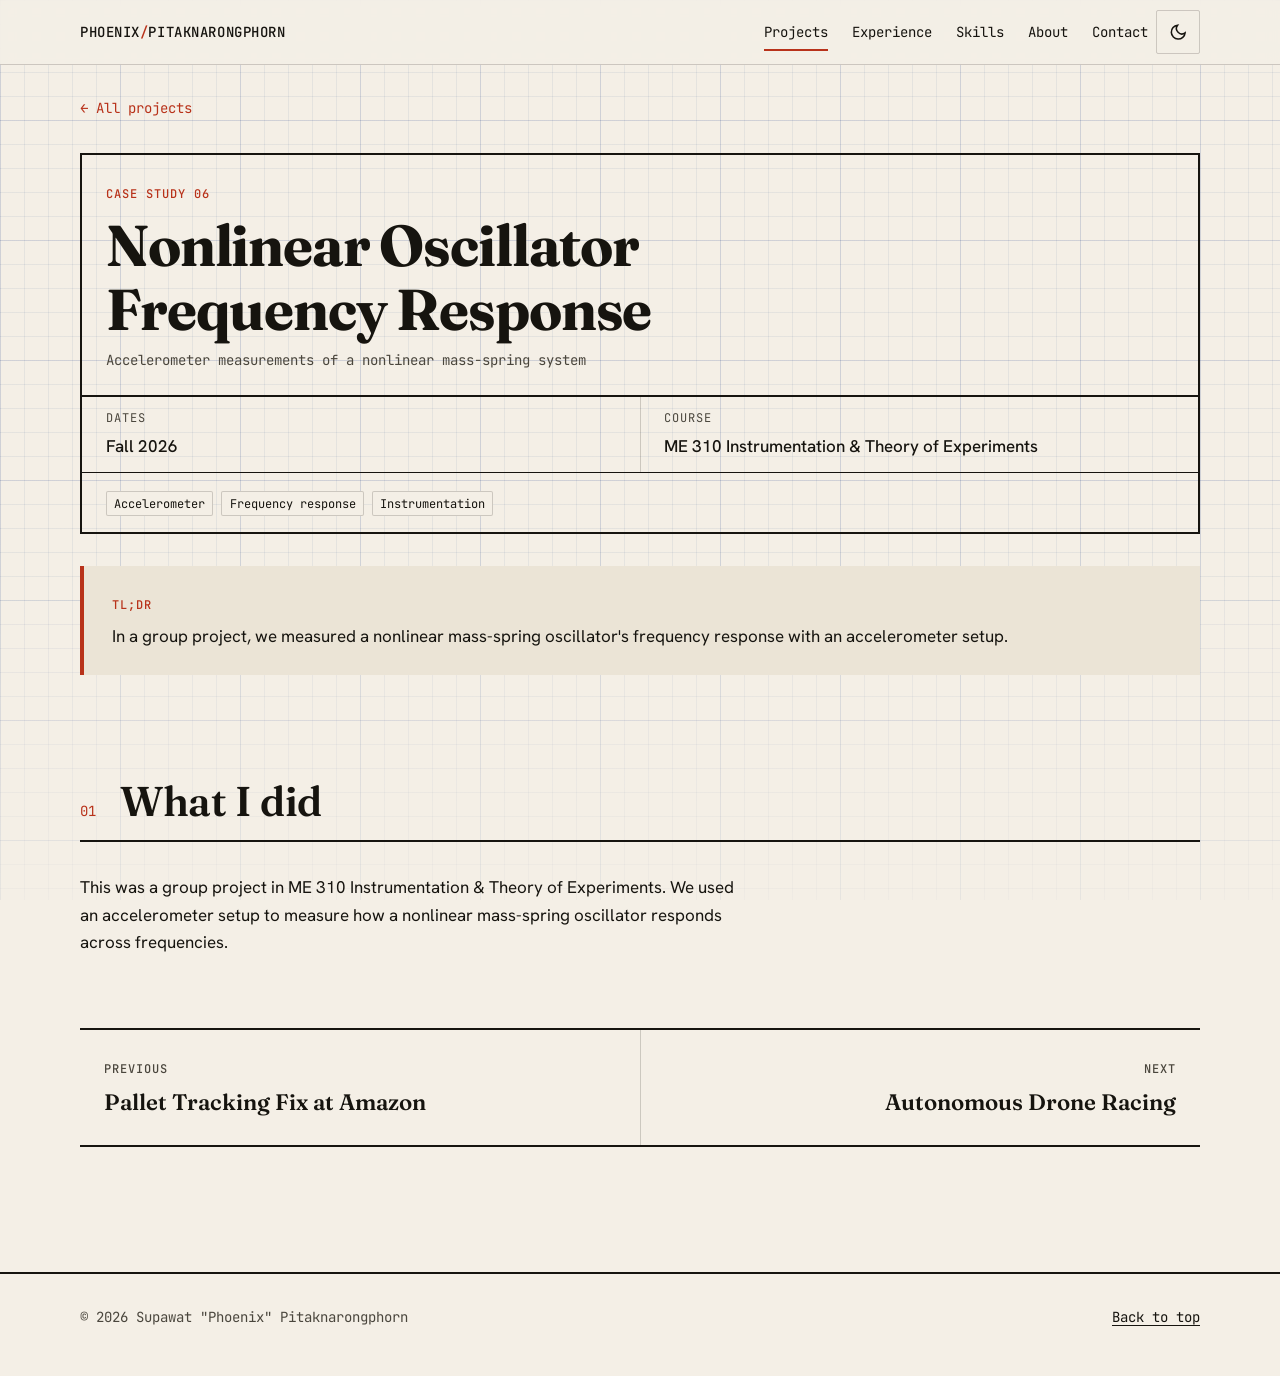
<file: projects/nonlinear-oscillator.html>
<!doctype html>
<html lang="en">
<head>
  <meta charset="utf-8">
  <meta name="viewport" content="width=device-width, initial-scale=1">
  <title>Nonlinear Oscillator Frequency Response | Phoenix Pitaknarongphorn</title>
  <meta name="description" content="Case study: an ME 310 group project measuring a nonlinear mass-spring oscillator's frequency response with an accelerometer setup.">
  <meta name="theme-color" content="#f4efe6" media="(prefers-color-scheme: light)">
  <meta name="theme-color" content="#0f2a4a" media="(prefers-color-scheme: dark)">
  <link rel="icon" href="../favicon.ico" sizes="32x32">
  <link rel="icon" href="../assets/favicon.svg" type="image/svg+xml">
  <link rel="apple-touch-icon" href="../assets/apple-touch-icon.png">
  <!-- Sharing previews. Absolute URLs so LinkedIn and Slack show the image. Change the domain here if the site moves. -->
  <meta property="og:type" content="article">
  <meta property="og:site_name" content="Phoenix Pitaknarongphorn">
  <meta property="og:url" content="https://hmnip.github.io/portfolio/projects/nonlinear-oscillator.html">
  <meta property="og:title" content="Nonlinear Oscillator Frequency Response | Phoenix Pitaknarongphorn">
  <meta property="og:description" content="Case study: an ME 310 group project measuring a nonlinear mass-spring oscillator's frequency response with an accelerometer setup.">
  <meta property="og:image" content="https://hmnip.github.io/portfolio/assets/img/share.png">
  <meta property="og:image:width" content="1200">
  <meta property="og:image:height" content="630">
  <meta property="og:image:alt" content="Phoenix Pitaknarongphorn: building autonomous robots, from mechanism to control code.">
  <meta name="twitter:card" content="summary_large_image">
  <meta name="twitter:title" content="Nonlinear Oscillator Frequency Response | Phoenix Pitaknarongphorn">
  <meta name="twitter:description" content="Case study: an ME 310 group project measuring a nonlinear mass-spring oscillator's frequency response with an accelerometer setup.">
  <meta name="twitter:image" content="https://hmnip.github.io/portfolio/assets/img/share.png">
  <!-- Sets saved theme and the js class before first paint (inline on purpose, avoids a flash) -->
  <script>(function(){var d=document.documentElement;d.classList.add("js");try{var t=localStorage.getItem("theme");if(t==="light"||t==="dark")d.setAttribute("data-theme",t);}catch(e){}})();</script>
  <link rel="preconnect" href="https://fonts.googleapis.com">
  <link rel="preconnect" href="https://fonts.gstatic.com" crossorigin>
  <link rel="stylesheet" href="https://fonts.googleapis.com/css2?family=Fraunces:ital,opsz,wght@0,9..144,400..700;1,9..144,500&family=Hanken+Grotesk:wght@400;500;600&family=JetBrains+Mono:wght@400;500&display=swap">
  <link rel="stylesheet" href="../assets/css/style.css">
</head>
<body>
  <a class="skip-link" href="#main">Skip to content</a>

  <header class="site-header">
    <div class="container site-header__inner">
      <a class="site-mark" href="../index.html">PHOENIX<span>/</span>PITAKNARONGPHORN</a>
      <nav class="site-nav" aria-label="Primary">
        <ul class="site-nav__list" id="nav-list">
          <li><a class="is-active" href="../index.html#projects">Projects</a></li>
          <li><a href="../index.html#experience">Experience</a></li>
          <li><a href="../index.html#skills">Skills</a></li>
          <li><a href="../index.html#about">About</a></li>
          <li><a href="../index.html#contact">Contact</a></li>
        </ul>
        <button class="icon-btn theme-toggle" type="button" data-theme-toggle aria-label="Switch theme">
          <svg class="icon-moon" viewBox="0 0 24 24" fill="none" stroke="currentColor" stroke-width="2" aria-hidden="true"><path d="M21 12.8A9 9 0 1 1 11.2 3a7 7 0 0 0 9.8 9.8z"/></svg>
          <svg class="icon-sun" viewBox="0 0 24 24" fill="none" stroke="currentColor" stroke-width="2" aria-hidden="true"><circle cx="12" cy="12" r="4"/><path d="M12 2v2M12 20v2M4.9 4.9l1.4 1.4M17.7 17.7l1.4 1.4M2 12h2M20 12h2M4.9 19.1l1.4-1.4M17.7 6.3l1.4-1.4"/></svg>
        </button>
        <button class="icon-btn nav-toggle" type="button" aria-expanded="false" aria-controls="nav-list" aria-label="Menu">
          <svg viewBox="0 0 24 24" fill="none" stroke="currentColor" stroke-width="2" aria-hidden="true"><path d="M3 6h18M3 12h18M3 18h18"/></svg>
        </button>
      </nav>
    </div>
  </header>

  <main id="main" class="container">
    <a class="crumb" href="../index.html#projects">All projects</a>

    <!-- Short template: title block, TL;DR, what I did, media, prev/next -->

    <!-- 1. TITLE BLOCK ====================================================== -->
    <header class="title-block">
      <div class="title-block__name">
        <span class="label label--accent">Case study 06</span>
        <h1>Nonlinear Oscillator Frequency Response</h1>
        <p class="expansion">Accelerometer measurements of a nonlinear mass-spring system</p>
      </div>
      <dl class="title-block__grid">
        <div class="title-block__cell"><dt>Dates</dt><dd>Fall 2026</dd></div>
        <div class="title-block__cell"><dt>Course</dt><dd>ME 310 Instrumentation &amp; Theory of Experiments</dd></div>
      </dl>
      <div class="title-block__row">
        <ul class="tags" aria-label="Tools">
          <li><span class="tag">Accelerometer</span></li>
          <li><span class="tag">Frequency response</span></li>
          <li><span class="tag">Instrumentation</span></li>
        </ul>
      </div>
    </header>

    <!-- 2. TL;DR ============================================================ -->
    <aside class="tldr" aria-label="Summary">
      <span class="label label--accent">TL;DR</span>
      <p>In a group project, we measured a nonlinear mass-spring oscillator's frequency response with an accelerometer setup.</p>
    </aside>

    <!-- 3. WHAT I DID ======================================================= -->
    <section class="section section--case" aria-labelledby="built-title">
      <div class="section__head">
        <span class="section__num">01</span>
        <h2 id="built-title">What I did</h2>
      </div>
      <div class="prose">
        <p>This was a group project in ME 310 Instrumentation &amp; Theory of Experiments. We used an accelerometer setup to measure how a nonlinear mass-spring oscillator responds across frequencies.</p>
      </div>
    </section>

    <!-- 4. MEDIA ============================================================ -->
    <!-- Hidden until photos are added. To show it: delete the word hidden below, then renumber this section and the next one. -->
    <section class="section section--case" aria-labelledby="media-title" hidden>
      <div class="section__head">
        <span class="section__num">02</span>
        <h2 id="media-title">Media</h2>
      </div>
      <!-- Images: ../assets/img/nonlinear-oscillator/NAME.webp, 1600 px long edge, under 200 KB, loading="lazy". -->
      <div class="gallery">
        <figure>
          <div class="media-placeholder" role="img" aria-label="Placeholder: oscillator test rig photo">[TODO: test rig photo with the accelerometer, 16:9]</div>
          <figcaption><span class="label">Photo</span>The test setup.</figcaption>
        </figure>
        <figure>
          <div class="media-placeholder" role="img" aria-label="Placeholder: frequency response plot">[TODO: frequency response plot, 16:9]</div>
          <figcaption><span class="label">Plot</span>Measured frequency response.</figcaption>
        </figure>
      </div>
    </section>

    <!-- 5. PREV / NEXT ====================================================== -->
    <nav class="pager" aria-label="More case studies">
      <a class="pager__prev" href="amazon-pallet-flow.html"><span class="label">Previous</span><span class="pager__title">Pallet Tracking Fix at Amazon</span></a>
      <a class="pager__next" href="bwsi-drone-racing.html"><span class="label">Next</span><span class="pager__title">Autonomous Drone Racing</span></a>
    </nav>
  </main>

  <footer class="site-footer">
    <div class="container site-footer__inner">
      <span>&copy; <span data-year>2026</span> Supawat "Phoenix" Pitaknarongphorn</span>
      <span><a href="#main">Back to top</a></span>
    </div>
  </footer>

  <script src="../assets/js/main.js" defer></script>
</body>
</html>
</file>
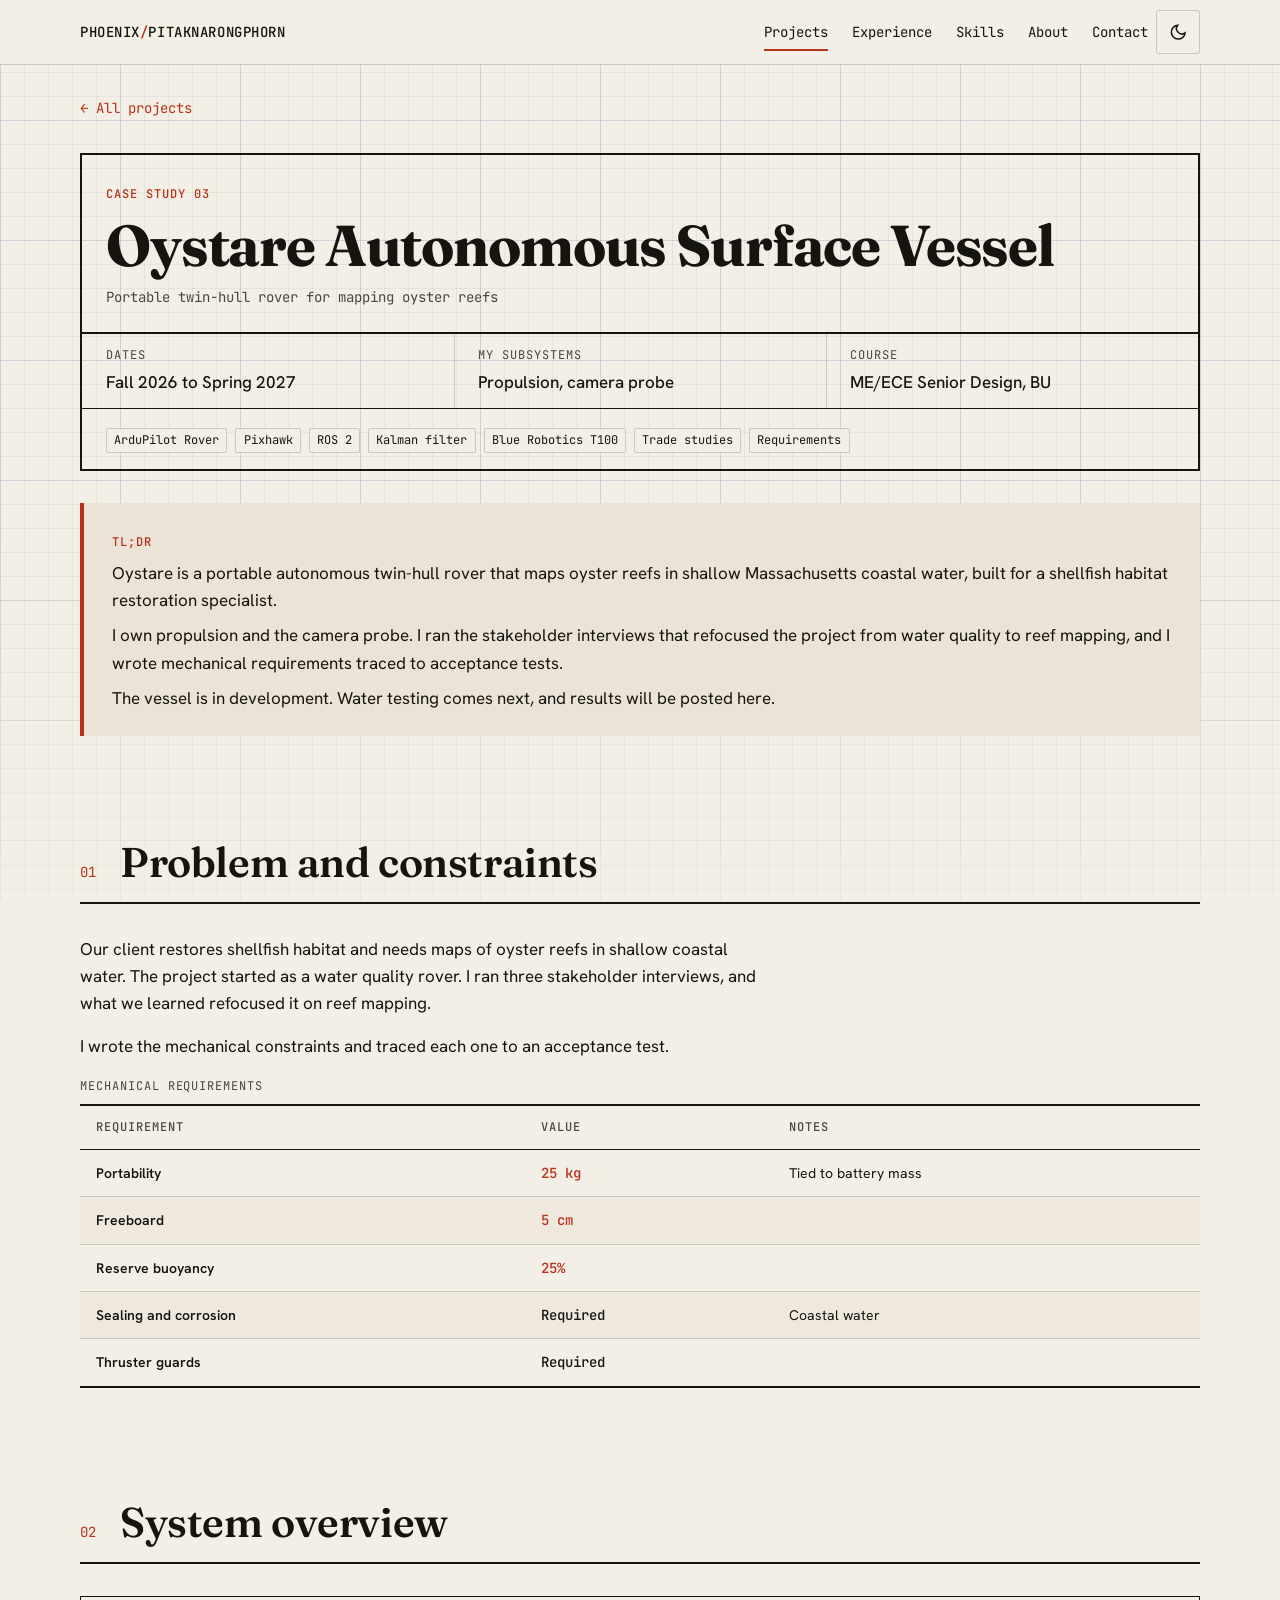
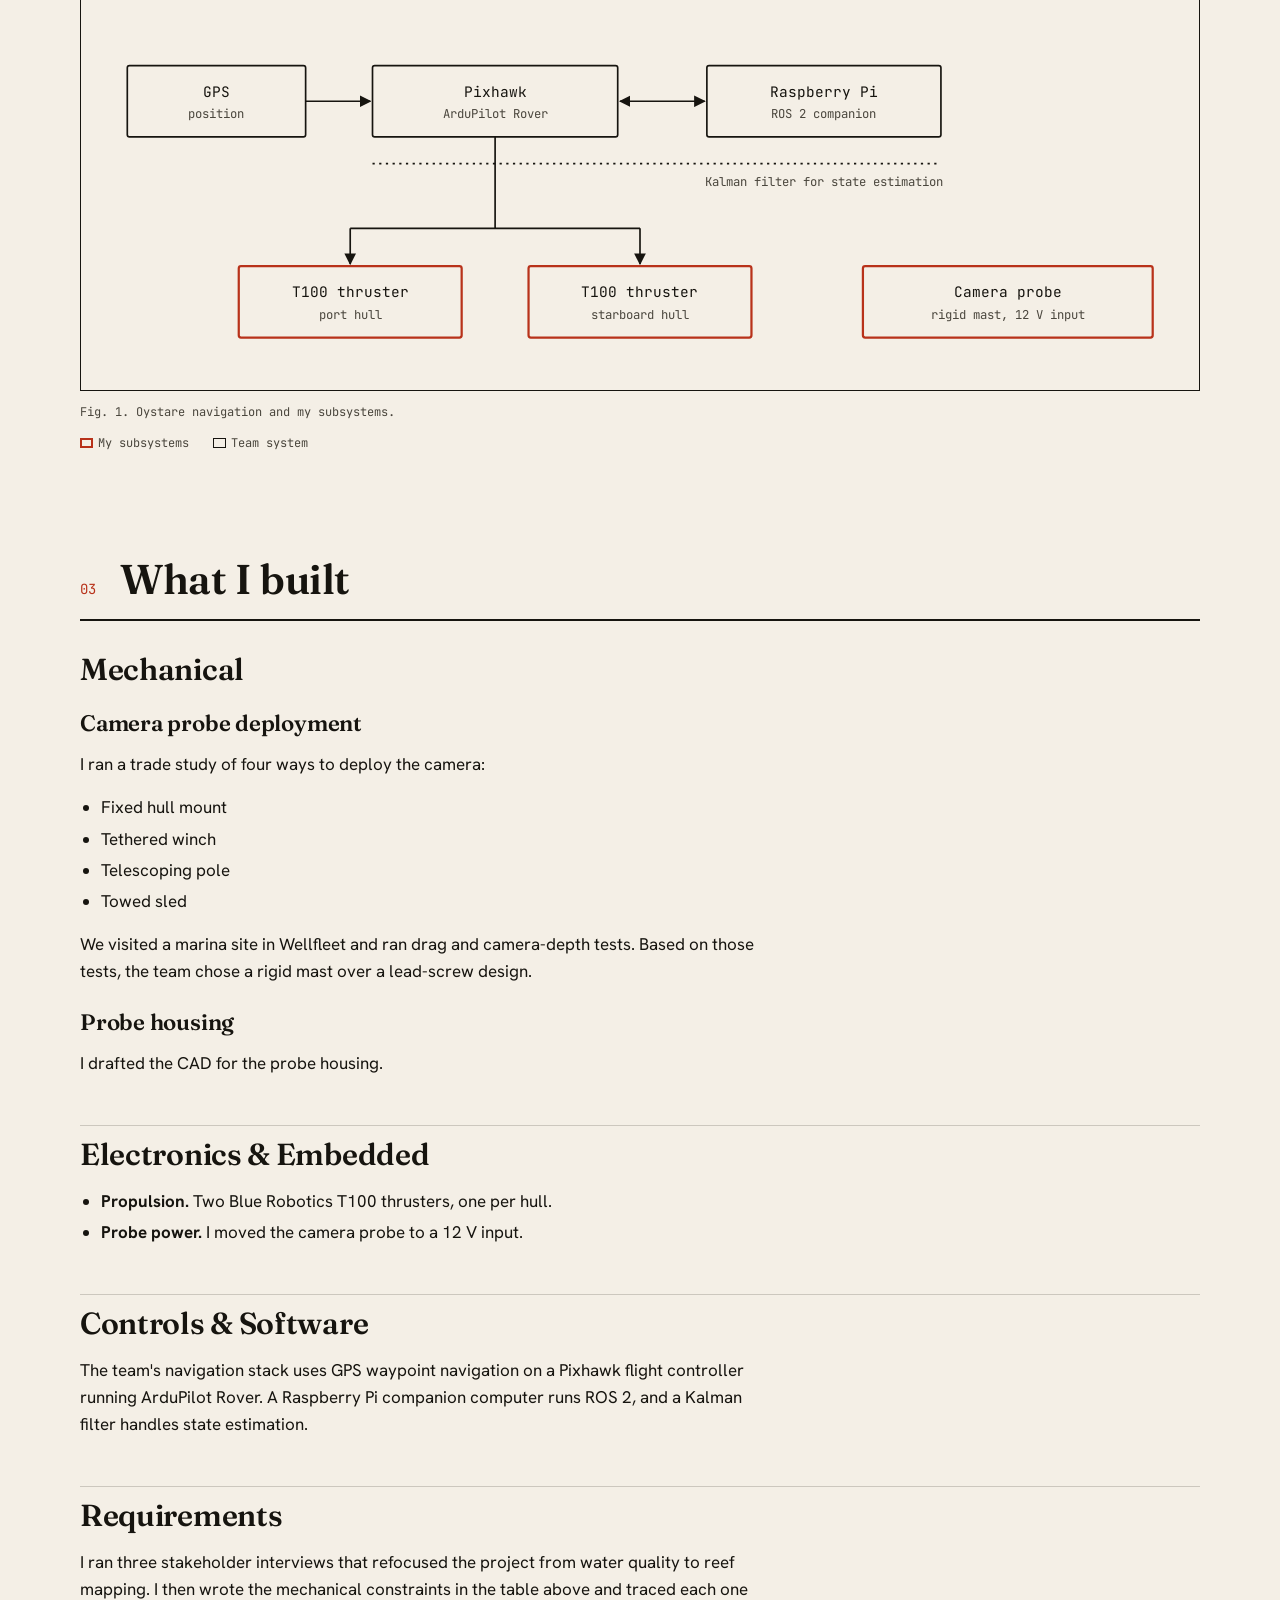
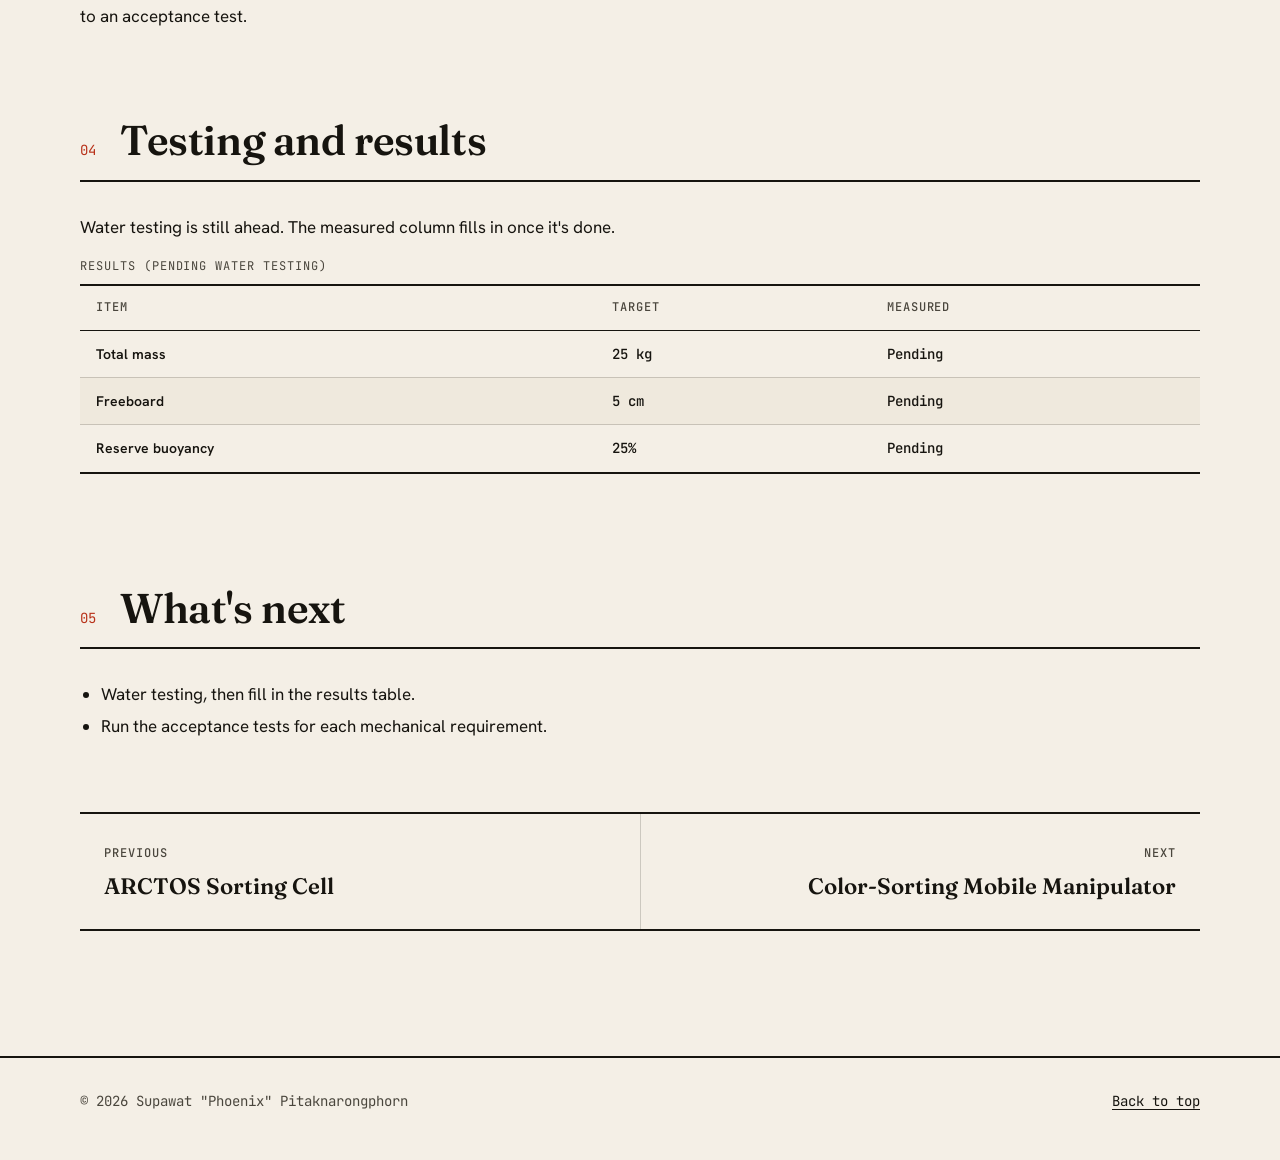
<file: projects/oystare.html>
<!doctype html>
<html lang="en">
<head>
  <meta charset="utf-8">
  <meta name="viewport" content="width=device-width, initial-scale=1">
  <title>Oystare Autonomous Surface Vessel | Phoenix Pitaknarongphorn</title>
  <meta name="description" content="Case study: propulsion, the camera probe, and requirements for Oystare, a portable autonomous twin-hull rover that maps oyster reefs in shallow Massachusetts water.">
  <meta name="theme-color" content="#f4efe6" media="(prefers-color-scheme: light)">
  <meta name="theme-color" content="#0f2a4a" media="(prefers-color-scheme: dark)">
  <link rel="icon" href="../favicon.ico" sizes="32x32">
  <link rel="icon" href="../assets/favicon.svg" type="image/svg+xml">
  <link rel="apple-touch-icon" href="../assets/apple-touch-icon.png">
  <!-- Sharing previews. Absolute URLs so LinkedIn and Slack show the image. Change the domain here if the site moves. -->
  <meta property="og:type" content="article">
  <meta property="og:site_name" content="Phoenix Pitaknarongphorn">
  <meta property="og:url" content="https://hmnip.github.io/portfolio/projects/oystare.html">
  <meta property="og:title" content="Oystare Autonomous Surface Vessel | Phoenix Pitaknarongphorn">
  <meta property="og:description" content="Case study: propulsion, the camera probe, and requirements for Oystare, a portable autonomous twin-hull rover that maps oyster reefs in shallow Massachusetts water.">
  <meta property="og:image" content="https://hmnip.github.io/portfolio/assets/img/share.png">
  <meta property="og:image:width" content="1200">
  <meta property="og:image:height" content="630">
  <meta property="og:image:alt" content="Phoenix Pitaknarongphorn: building autonomous robots, from mechanism to control code.">
  <meta name="twitter:card" content="summary_large_image">
  <meta name="twitter:title" content="Oystare Autonomous Surface Vessel | Phoenix Pitaknarongphorn">
  <meta name="twitter:description" content="Case study: propulsion, the camera probe, and requirements for Oystare, a portable autonomous twin-hull rover that maps oyster reefs in shallow Massachusetts water.">
  <meta name="twitter:image" content="https://hmnip.github.io/portfolio/assets/img/share.png">
  <!-- Sets saved theme and the js class before first paint (inline on purpose, avoids a flash) -->
  <script>(function(){var d=document.documentElement;d.classList.add("js");try{var t=localStorage.getItem("theme");if(t==="light"||t==="dark")d.setAttribute("data-theme",t);}catch(e){}})();</script>
  <link rel="preconnect" href="https://fonts.googleapis.com">
  <link rel="preconnect" href="https://fonts.gstatic.com" crossorigin>
  <link rel="stylesheet" href="https://fonts.googleapis.com/css2?family=Fraunces:ital,opsz,wght@0,9..144,400..700;1,9..144,500&family=Hanken+Grotesk:wght@400;500;600&family=JetBrains+Mono:wght@400;500&display=swap">
  <link rel="stylesheet" href="../assets/css/style.css">
</head>
<body>
  <a class="skip-link" href="#main">Skip to content</a>

  <header class="site-header">
    <div class="container site-header__inner">
      <a class="site-mark" href="../index.html">PHOENIX<span>/</span>PITAKNARONGPHORN</a>
      <nav class="site-nav" aria-label="Primary">
        <ul class="site-nav__list" id="nav-list">
          <li><a class="is-active" href="../index.html#projects">Projects</a></li>
          <li><a href="../index.html#experience">Experience</a></li>
          <li><a href="../index.html#skills">Skills</a></li>
          <li><a href="../index.html#about">About</a></li>
          <li><a href="../index.html#contact">Contact</a></li>
        </ul>
        <button class="icon-btn theme-toggle" type="button" data-theme-toggle aria-label="Switch theme">
          <svg class="icon-moon" viewBox="0 0 24 24" fill="none" stroke="currentColor" stroke-width="2" aria-hidden="true"><path d="M21 12.8A9 9 0 1 1 11.2 3a7 7 0 0 0 9.8 9.8z"/></svg>
          <svg class="icon-sun" viewBox="0 0 24 24" fill="none" stroke="currentColor" stroke-width="2" aria-hidden="true"><circle cx="12" cy="12" r="4"/><path d="M12 2v2M12 20v2M4.9 4.9l1.4 1.4M17.7 17.7l1.4 1.4M2 12h2M20 12h2M4.9 19.1l1.4-1.4M17.7 6.3l1.4-1.4"/></svg>
        </button>
        <button class="icon-btn nav-toggle" type="button" aria-expanded="false" aria-controls="nav-list" aria-label="Menu">
          <svg viewBox="0 0 24 24" fill="none" stroke="currentColor" stroke-width="2" aria-hidden="true"><path d="M3 6h18M3 12h18M3 18h18"/></svg>
        </button>
      </nav>
    </div>
  </header>

  <main id="main" class="container">
    <a class="crumb" href="../index.html#projects">All projects</a>

    <!-- 1. TITLE BLOCK ====================================================== -->
    <header class="title-block">
      <div class="title-block__name">
        <span class="label label--accent">Case study 03</span>
        <h1>Oystare Autonomous Surface Vessel</h1>
        <p class="expansion">Portable twin-hull rover for mapping oyster reefs</p>
      </div>
      <dl class="title-block__grid">
        <div class="title-block__cell"><dt>Dates</dt><dd>Fall 2026 to Spring 2027</dd></div>
        <div class="title-block__cell"><dt>My subsystems</dt><dd>Propulsion, camera probe</dd></div>
        <div class="title-block__cell"><dt>Course</dt><dd>ME/ECE Senior Design, BU</dd></div>
      </dl>
      <div class="title-block__row">
        <ul class="tags" aria-label="Tools">
          <li><span class="tag">ArduPilot Rover</span></li>
          <li><span class="tag">Pixhawk</span></li>
          <li><span class="tag">ROS 2</span></li>
          <li><span class="tag">Kalman filter</span></li>
          <li><span class="tag">Blue Robotics T100</span></li>
          <li><span class="tag">Trade studies</span></li>
          <li><span class="tag">Requirements</span></li>
        </ul>
      </div>
    </header>

    <!-- 2. TL;DR ============================================================ -->
    <aside class="tldr" aria-label="Summary">
      <span class="label label--accent">TL;DR</span>
      <p>Oystare is a portable autonomous twin-hull rover that maps oyster reefs in shallow Massachusetts coastal water, built for a shellfish habitat restoration specialist.</p>
      <p>I own propulsion and the camera probe. I ran the stakeholder interviews that refocused the project from water quality to reef mapping, and I wrote mechanical requirements traced to acceptance tests.</p>
      <p>The vessel is in development. Water testing comes next, and results will be posted here.</p>
    </aside>

    <!-- 3. PROBLEM AND CONSTRAINTS ========================================== -->
    <section class="section section--case" aria-labelledby="problem-title">
      <div class="section__head">
        <span class="section__num">01</span>
        <h2 id="problem-title">Problem and constraints</h2>
      </div>
      <div class="prose">
        <p>Our client restores shellfish habitat and needs maps of oyster reefs in shallow coastal water. The project started as a water quality rover. I ran three stakeholder interviews, and what we learned refocused it on reef mapping.</p>
        <p>I wrote the mechanical constraints and traced each one to an acceptance test.</p>
      </div>
      <div class="table-wrap" tabindex="0" role="region" aria-label="Mechanical requirements (scrollable)">
        <table class="spec-table">
          <caption>Mechanical requirements</caption>
          <thead>
            <tr><th scope="col">Requirement</th><th scope="col">Value</th><th scope="col">Notes</th></tr>
          </thead>
          <tbody>
            <tr><th scope="row">Portability</th><td class="num num--key">25 kg</td><td>Tied to battery mass</td></tr>
            <tr><th scope="row">Freeboard</th><td class="num num--key">5 cm</td><td></td></tr>
            <tr><th scope="row">Reserve buoyancy</th><td class="num num--key">25%</td><td></td></tr>
            <tr><th scope="row">Sealing and corrosion</th><td class="num">Required</td><td>Coastal water</td></tr>
            <tr><th scope="row">Thruster guards</th><td class="num">Required</td><td></td></tr>
          </tbody>
        </table>
      </div>
    </section>

    <!-- 4. SYSTEM OVERVIEW ================================================== -->
    <section class="section section--case" aria-labelledby="system-title">
      <div class="section__head">
        <span class="section__num">02</span>
        <h2 id="system-title">System overview</h2>
      </div>
      <figure class="figure">
        <div class="diagram diagram--wide" tabindex="0" role="region" aria-label="System diagram (scrollable)">
          <!-- Editable diagram. Each box is a <g class="node">. Add "node--accent" to mark my work. -->
          <svg viewBox="0 0 960 310" role="img" aria-labelledby="sys-title sys-desc">
            <title id="sys-title">Oystare system overview</title>
            <desc id="sys-desc">GPS feeds a Pixhawk flight controller running ArduPilot Rover for waypoint navigation. A Raspberry Pi companion computer runs ROS 2. A Kalman filter handles state estimation. The Pixhawk drives two Blue Robotics T100 thrusters, one per hull. The camera probe sits on a rigid mast with a 12 volt input.</desc>
            <defs>
              <marker id="arrow" viewBox="0 0 10 10" refX="9" refY="5" markerWidth="7" markerHeight="7" orient="auto-start-reverse"><path class="arrowhead" d="M0 0L10 5L0 10z"/></marker>
            </defs>

            <g class="node">
              <rect x="20" y="40" width="160" height="64" rx="2"/>
              <text x="100" y="68" text-anchor="middle">GPS</text>
              <text class="sub" x="100" y="87" text-anchor="middle">position</text>
            </g>
            <g class="node">
              <rect x="240" y="40" width="220" height="64" rx="2"/>
              <text x="350" y="68" text-anchor="middle">Pixhawk</text>
              <text class="sub" x="350" y="87" text-anchor="middle">ArduPilot Rover</text>
            </g>
            <g class="node">
              <rect x="540" y="40" width="210" height="64" rx="2"/>
              <text x="645" y="68" text-anchor="middle">Raspberry Pi</text>
              <text class="sub" x="645" y="87" text-anchor="middle">ROS 2 companion</text>
            </g>

            <path class="edge" d="M180 72H238" marker-end="url(#arrow)"/>
            <path class="edge" d="M462 72H538" marker-start="url(#arrow)" marker-end="url(#arrow)"/>

            <!-- Navigation stack bracket -->
            <path class="edge" d="M240 128H750" stroke-dasharray="2 4"/>
            <text class="edge-label" x="645" y="148" text-anchor="middle">Kalman filter for state estimation</text>

            <!-- Pixhawk to thrusters -->
            <path class="edge" d="M350 104V186M220 186H480"/>
            <path class="edge" d="M220 186V218" marker-end="url(#arrow)"/>
            <path class="edge" d="M480 186V218" marker-end="url(#arrow)"/>

            <g class="node node--accent">
              <rect x="120" y="220" width="200" height="64" rx="2"/>
              <text x="220" y="248" text-anchor="middle">T100 thruster</text>
              <text class="sub" x="220" y="267" text-anchor="middle">port hull</text>
            </g>
            <g class="node node--accent">
              <rect x="380" y="220" width="200" height="64" rx="2"/>
              <text x="480" y="248" text-anchor="middle">T100 thruster</text>
              <text class="sub" x="480" y="267" text-anchor="middle">starboard hull</text>
            </g>
            <g class="node node--accent">
              <rect x="680" y="220" width="260" height="64" rx="2"/>
              <text x="810" y="248" text-anchor="middle">Camera probe</text>
              <text class="sub" x="810" y="267" text-anchor="middle">rigid mast, 12 V input</text>
            </g>
          </svg>
        </div>
        <figcaption>
          Fig. 1. Oystare navigation and my subsystems. <span class="scroll-hint">Scroll sideways to see the whole diagram.</span>
          <ul class="legend" aria-label="Legend">
            <li><span class="legend__swatch legend__swatch--accent" aria-hidden="true"></span>My subsystems</li>
            <li><span class="legend__swatch" aria-hidden="true"></span>Team system</li>
          </ul>
        </figcaption>
      </figure>
    </section>

    <!-- 5. WHAT I BUILT ===================================================== -->
    <section class="section section--case" aria-labelledby="built-title">
      <div class="section__head">
        <span class="section__num">03</span>
        <h2 id="built-title">What I built</h2>
      </div>
      <div class="prose">
        <h3>Mechanical</h3>
        <h4>Camera probe deployment</h4>
        <p>I ran a trade study of four ways to deploy the camera:</p>
        <ul>
          <li>Fixed hull mount</li>
          <li>Tethered winch</li>
          <li>Telescoping pole</li>
          <li>Towed sled</li>
        </ul>
        <p>We visited a marina site in Wellfleet and ran drag and camera-depth tests. Based on those tests, the team chose a rigid mast over a lead-screw design.</p>
        <h4>Probe housing</h4>
        <p>I drafted the CAD for the probe housing.</p>

        <h3>Electronics &amp; Embedded</h3>
        <ul>
          <li><strong>Propulsion.</strong> Two Blue Robotics T100 thrusters, one per hull.</li>
          <li><strong>Probe power.</strong> I moved the camera probe to a 12 V input.</li>
        </ul>

        <h3>Controls &amp; Software</h3>
        <p>The team's navigation stack uses GPS waypoint navigation on a Pixhawk flight controller running ArduPilot Rover. A Raspberry Pi companion computer runs ROS 2, and a Kalman filter handles state estimation.</p>

        <h3>Requirements</h3>
        <p>I ran three stakeholder interviews that refocused the project from water quality to reef mapping. I then wrote the mechanical constraints in the table above and traced each one to an acceptance test.</p>
      </div>
    </section>

    <!-- 6. TESTING AND RESULTS ============================================== -->
    <section class="section section--case" aria-labelledby="results-title">
      <div class="section__head">
        <span class="section__num">04</span>
        <h2 id="results-title">Testing and results</h2>
      </div>
      <p>Water testing is still ahead. The measured column fills in once it's done.</p>
      <div class="table-wrap">
        <table class="spec-table">
          <caption>Results (pending water testing)</caption>
          <thead>
            <tr><th scope="col">Item</th><th scope="col">Target</th><th scope="col">Measured</th></tr>
          </thead>
          <tbody>
            <tr><th scope="row">Total mass</th><td class="num">25 kg</td><td class="num">Pending</td></tr>
            <tr><th scope="row">Freeboard</th><td class="num">5 cm</td><td class="num">Pending</td></tr>
            <tr><th scope="row">Reserve buoyancy</th><td class="num">25%</td><td class="num">Pending</td></tr>
          </tbody>
        </table>
      </div>
    </section>

    <!-- 7. MEDIA ============================================================ -->
    <!-- Hidden until photos are added. To show it: delete the word hidden below, then renumber this section and the next one. -->
    <section class="section section--case" aria-labelledby="media-title" hidden>
      <div class="section__head">
        <span class="section__num">05</span>
        <h2 id="media-title">Media</h2>
      </div>
      <!-- Images: ../assets/img/oystare/NAME.webp, 1600 px long edge, under 200 KB, loading="lazy".
           Video: ../assets/video/oystare/NAME.mp4, 4 to 8 s, muted loop, under 2 MB, preload="none". -->
      <div class="gallery">
        <figure>
          <div class="media-placeholder" role="img" aria-label="Placeholder: vessel on the water">[TODO: vessel on the water, 16:9]</div>
          <figcaption><span class="label">Photo</span>Oystare on the water.</figcaption>
        </figure>
        <figure>
          <div class="media-placeholder" role="img" aria-label="Placeholder: Wellfleet marina site visit">[TODO: Wellfleet site visit, drag or depth test, 16:9]</div>
          <figcaption><span class="label">Photo</span>Testing at the Wellfleet marina.</figcaption>
        </figure>
        <figure>
          <div class="media-placeholder" style="--ratio: 1 / 1" role="img" aria-label="Placeholder: probe housing CAD render">[TODO: probe housing CAD render, 1:1]</div>
          <figcaption><span class="label">CAD</span>The camera probe housing.</figcaption>
        </figure>
        <figure>
          <div class="media-placeholder" role="img" aria-label="Placeholder: looping video of waypoint navigation">[TODO: 6 s loop, vessel following waypoints, 16:9 MP4]</div>
          <figcaption><span class="label">Video</span>Waypoint navigation.</figcaption>
        </figure>
        <figure>
          <div class="media-placeholder" role="img" aria-label="Placeholder: reef map output">[TODO: sample reef map or camera frame of a reef, 16:9]</div>
          <figcaption><span class="label">Output</span>A reef mapping result.</figcaption>
        </figure>
      </div>
    </section>

    <!-- 8. LEARNED / NEXT =================================================== -->
    <section class="section section--case" aria-labelledby="learned-title">
      <div class="section__head">
        <span class="section__num">05</span>
        <h2 id="learned-title">What's next</h2>
      </div>
      <div class="prose">
        <ul>
          <li>Water testing, then fill in the results table.</li>
          <li>Run the acceptance tests for each mechanical requirement.</li>
        </ul>
      </div>
    </section>

    <!-- 9. PREV / NEXT ====================================================== -->
    <nav class="pager" aria-label="More case studies">
      <a class="pager__prev" href="arctos.html"><span class="label">Previous</span><span class="pager__title">ARCTOS Sorting Cell</span></a>
      <a class="pager__next" href="mobile-manipulator.html"><span class="label">Next</span><span class="pager__title">Color-Sorting Mobile Manipulator</span></a>
    </nav>
  </main>

  <footer class="site-footer">
    <div class="container site-footer__inner">
      <span>&copy; <span data-year>2026</span> Supawat "Phoenix" Pitaknarongphorn</span>
      <span><a href="#main">Back to top</a></span>
    </div>
  </footer>

  <script src="../assets/js/main.js" defer></script>
</body>
</html>
</file>
<file: assets/css/style.css>
/* ==========================================================================
   Phoenix Pitaknarongphorn: portfolio stylesheet
   One file. Sections:
   1. Tokens (light + blueprint dark)
   2. Reset and base
   3. Layout and blueprint grid
   4. Typography helpers
   5. Header, nav, footer
   6. Buttons, links, tags
   7. Sections and labels
   8. Glance strip (key numbers)
   9. Project cards
   10. Title block, TL;DR
   11. Spec tables
   12. Timeline
   13. Diagrams, media, placeholders
   14. Motion
   15. Utilities
   ========================================================================== */

/* 1. Tokens ---------------------------------------------------------------- */
:root {
  /* Color: warm paper, near-black ink, one vermilion accent */
  --paper: #f4efe6;
  --paper-2: #ebe4d6;          /* raised surfaces, table stripes */
  --ink: #16140f;
  --ink-2: #4a463d;            /* secondary text, 8:1 on paper */
  --rule: #16140f;             /* strong rules */
  --rule-soft: rgb(22 20 15 / 0.18);
  --accent: #b8321a;           /* vermilion, 5.2:1 on paper, 4.7:1 on paper-2 */
  --accent-ink: #fff8f2;       /* text on accent fills */
  --grid: rgb(30 70 140 / 0.07);
  --grid-major: rgb(30 70 140 / 0.11);
  --focus: #1d5fd1;

  /* Type */
  --font-display: "Fraunces", Georgia, "Times New Roman", serif;
  --font-body: "Hanken Grotesk", system-ui, -apple-system, "Segoe UI", sans-serif;
  --font-mono: "JetBrains Mono", ui-monospace, "Cascadia Mono", Consolas, monospace;

  /* Type scale (fluid, ~1.25 ratio stretching to ~1.33 on wide screens) */
  --step--2: 0.75rem;
  --step--1: 0.875rem;
  --step-0: clamp(1rem, 0.96rem + 0.2vw, 1.0625rem);
  --step-1: clamp(1.2rem, 1.1rem + 0.45vw, 1.4rem);
  --step-2: clamp(1.45rem, 1.25rem + 0.9vw, 1.9rem);
  --step-3: clamp(1.8rem, 1.45rem + 1.6vw, 2.6rem);
  --step-4: clamp(2.2rem, 1.6rem + 2.8vw, 3.6rem);
  --step-5: clamp(2.6rem, 1.7rem + 4.4vw, 5rem);

  /* Space (8px base) */
  --space-1: 0.25rem;
  --space-2: 0.5rem;
  --space-3: 0.75rem;
  --space-4: 1rem;
  --space-5: 1.5rem;
  --space-6: 2rem;
  --space-7: 3rem;
  --space-8: 4.5rem;
  --space-9: clamp(4.5rem, 3rem + 6vw, 8rem);

  /* Layout */
  --measure: 68ch;
  --container: 1200px;
  --gutter: clamp(1rem, 0.5rem + 2.5vw, 2.5rem);
  --grid-size: 24px;
  --radius: 2px;
  --rule-w: 1px;
  --rule-w-strong: 2px;

  /* Motion */
  --ease: cubic-bezier(0.2, 0.7, 0.2, 1);
  --dur: 420ms;

  color-scheme: light;
}

/* Blueprint inverse: light ink on deep blue. Applied by system preference
   unless the visitor chose light, or when they choose dark explicitly. */
@media (prefers-color-scheme: dark) {
  :root:not([data-theme="light"]) {
    --paper: #0f2a4a;
    --paper-2: #13355c;
    --ink: #e8eef6;
    --ink-2: #a9bdd6;
    --rule: #cfdcec;
    --rule-soft: rgb(207 220 236 / 0.22);
    --accent: #ff7a52;
    --accent-ink: #0f2a4a;
    --grid: rgb(200 220 255 / 0.07);
    --grid-major: rgb(200 220 255 / 0.12);
    --focus: #ffd166;
    color-scheme: dark;
  }
}
:root[data-theme="dark"] {
  --paper: #0f2a4a;
  --paper-2: #13355c;
  --ink: #e8eef6;
  --ink-2: #a9bdd6;
  --rule: #cfdcec;
  --rule-soft: rgb(207 220 236 / 0.22);
  --accent: #ff7a52;
  --accent-ink: #0f2a4a;
  --grid: rgb(200 220 255 / 0.07);
  --grid-major: rgb(200 220 255 / 0.12);
  --focus: #ffd166;
  color-scheme: dark;
}

/* 2. Reset and base -------------------------------------------------------- */
*,
*::before,
*::after { box-sizing: border-box; }

html {
  -webkit-text-size-adjust: 100%;
  text-size-adjust: 100%;
  scroll-behavior: smooth;
  scroll-padding-top: 5rem; /* keeps anchored headings clear of the sticky header */
}

body {
  margin: 0;
  min-height: 100vh;
  background-color: var(--paper);
  color: var(--ink);
  font-family: var(--font-body);
  font-size: var(--step-0);
  line-height: 1.6;
  font-feature-settings: "ss01";
  overflow-x: hidden;
}

img, video, svg { display: block; max-width: 100%; height: auto; }
img, video { background: var(--paper-2); }

h1, h2, h3, h4 {
  font-family: var(--font-display);
  font-weight: 600;
  line-height: 1.1;
  letter-spacing: -0.01em;
  margin: 0 0 var(--space-4);
  font-optical-sizing: auto; /* Fraunces picks display or text cuts by size */
  text-wrap: balance;
}
h1 { font-size: var(--step-5); font-weight: 700; letter-spacing: -0.02em; }
h2 { font-size: var(--step-4); }
h3 { font-size: var(--step-2); }
h4 { font-size: var(--step-1); }

p, ul, ol, dl, table, figure { margin: 0 0 var(--space-4); }
p { max-width: var(--measure); text-wrap: pretty; }
ul, ol { padding-left: 1.25em; }
li + li { margin-top: var(--space-1); }

a { color: var(--accent); text-underline-offset: 0.2em; text-decoration-thickness: 1px; }
a:hover { text-decoration-thickness: 2px; }

:focus-visible {
  outline: 3px solid var(--focus);
  outline-offset: 3px;
  border-radius: var(--radius);
}

hr {
  border: 0;
  border-top: var(--rule-w) solid var(--rule-soft);
  margin: var(--space-7) 0;
}

code, kbd, samp { font-family: var(--font-mono); font-size: 0.92em; }

::selection { background: var(--accent); color: var(--accent-ink); }

/* 3. Layout and blueprint grid -------------------------------------------- */
/* The grid is a fixed layer behind everything. Minor lines every 24px,
   major lines every 120px, like drafting paper. */
body::before {
  content: "";
  position: fixed;
  inset: 0;
  z-index: -1;
  pointer-events: none;
  background-image:
    linear-gradient(var(--grid-major) 1px, transparent 1px),
    linear-gradient(90deg, var(--grid-major) 1px, transparent 1px),
    linear-gradient(var(--grid) 1px, transparent 1px),
    linear-gradient(90deg, var(--grid) 1px, transparent 1px);
  background-size:
    calc(var(--grid-size) * 5) calc(var(--grid-size) * 5),
    calc(var(--grid-size) * 5) calc(var(--grid-size) * 5),
    var(--grid-size) var(--grid-size),
    var(--grid-size) var(--grid-size);
  /* Fade the grid out toward the bottom so long pages stay calm */
  -webkit-mask-image: linear-gradient(to bottom, #000 0, #000 60vh, rgb(0 0 0 / 0.35) 100vh);
  mask-image: linear-gradient(to bottom, #000 0, #000 60vh, rgb(0 0 0 / 0.35) 100vh);
}

.container {
  width: 100%;
  max-width: var(--container);
  margin-inline: auto;
  padding-inline: var(--gutter);
}
.container--narrow { max-width: calc(var(--measure) + 2 * var(--gutter)); }

.skip-link {
  position: absolute;
  left: var(--space-4);
  top: -100px;
  z-index: 100;
  padding: var(--space-2) var(--space-4);
  background: var(--ink);
  color: var(--paper);
  font-family: var(--font-mono);
  font-size: var(--step--1);
}
.skip-link:focus { top: var(--space-4); }

/* 4. Typography helpers ---------------------------------------------------- */
.lede {
  font-size: var(--step-1);
  line-height: 1.5;
  color: var(--ink-2);
  max-width: 56ch;
}

.mono { font-family: var(--font-mono); }

/* Small uppercase monospace label, like a drawing callout */
.label {
  display: inline-block;
  font-family: var(--font-mono);
  font-size: var(--step--2);
  font-weight: 500;
  letter-spacing: 0.08em;
  text-transform: uppercase;
  color: var(--ink-2);
}
.label--accent { color: var(--accent); }

.muted { color: var(--ink-2); }

/* 5. Header, nav, footer --------------------------------------------------- */
.site-header {
  position: sticky;
  top: 0;
  z-index: 50;
  background: color-mix(in srgb, var(--paper) 92%, transparent);
  -webkit-backdrop-filter: blur(6px);
  backdrop-filter: blur(6px);
  border-bottom: var(--rule-w) solid var(--rule-soft);
}
.site-header__inner {
  display: flex;
  align-items: center;
  justify-content: space-between;
  gap: var(--space-4);
  min-height: 4rem;
}
.site-mark {
  font-family: var(--font-mono);
  font-size: var(--step--1);
  font-weight: 500;
  letter-spacing: 0.04em;
  color: var(--ink);
  text-decoration: none;
  white-space: nowrap;
}
.site-mark span { color: var(--accent); }

.site-nav { display: flex; align-items: center; gap: var(--space-2); }
.site-nav__list {
  display: flex;
  gap: var(--space-5);
  list-style: none;
  margin: 0;
  padding: 0;
}
.site-nav__list li + li { margin-top: 0; }
.site-nav__list a {
  font-family: var(--font-mono);
  font-size: var(--step--1);
  color: var(--ink);
  text-decoration: none;
  padding-block: var(--space-2);
  border-bottom: var(--rule-w-strong) solid transparent;
}
.site-nav__list a:hover,
.site-nav__list a[aria-current="page"],
.site-nav__list a.is-active { border-bottom-color: var(--accent); }

.icon-btn {
  display: inline-grid;
  place-items: center;
  width: 2.75rem;
  height: 2.75rem;
  padding: 0;
  background: transparent;
  color: var(--ink);
  border: var(--rule-w) solid var(--rule-soft);
  border-radius: var(--radius);
  cursor: pointer;
}
.icon-btn:hover { border-color: var(--ink); }
.icon-btn svg { width: 1.15rem; height: 1.15rem; }

/* Theme toggle shows the icon for the theme you would switch to */
.theme-toggle .icon-sun { display: none; }
:root[data-theme="dark"] .theme-toggle .icon-sun { display: block; }
:root[data-theme="dark"] .theme-toggle .icon-moon { display: none; }
@media (prefers-color-scheme: dark) {
  :root:not([data-theme="light"]) .theme-toggle .icon-sun { display: block; }
  :root:not([data-theme="light"]) .theme-toggle .icon-moon { display: none; }
}

.nav-toggle { display: none; }

@media (max-width: 760px) {
  .nav-toggle { display: inline-grid; }
  .site-nav__list {
    position: absolute;
    top: 100%;
    left: 0;
    right: 0;
    flex-direction: column;
    gap: 0;
    padding: var(--space-2) var(--gutter) var(--space-5);
    background: var(--paper);
    border-bottom: var(--rule-w) solid var(--rule);
    display: none;
  }
  .site-nav__list a {
    display: block;
    padding-block: var(--space-3);
    border-bottom: var(--rule-w) solid var(--rule-soft);
  }
  .site-nav.is-open .site-nav__list { display: flex; }
  /* Without JS the toggle can't work, so show the list inline instead */
  html:not(.js) .site-nav__list {
    position: static;
    display: flex;
    flex-direction: row;
    flex-wrap: wrap;
    gap: var(--space-3);
    padding: 0;
    border: 0;
  }
  html:not(.js) .nav-toggle { display: none; }
}

.site-footer {
  margin-top: var(--space-9);
  border-top: var(--rule-w-strong) solid var(--rule);
  padding-block: var(--space-6) var(--space-7);
  font-family: var(--font-mono);
  font-size: var(--step--1);
  color: var(--ink-2);
}
.site-footer__inner {
  display: flex;
  flex-wrap: wrap;
  justify-content: space-between;
  gap: var(--space-4);
}
.site-footer a { color: var(--ink); }

/* 6. Buttons, links, tags -------------------------------------------------- */
.btn {
  display: inline-flex;
  align-items: center;
  gap: var(--space-2);
  min-height: 2.75rem;
  padding: var(--space-2) var(--space-5);
  font-family: var(--font-mono);
  font-size: var(--step--1);
  font-weight: 500;
  letter-spacing: 0.02em;
  text-decoration: none;
  color: var(--ink);
  background: transparent;
  border: var(--rule-w-strong) solid var(--ink);
  border-radius: var(--radius);
  cursor: pointer;
  transition: background-color 150ms, color 150ms, transform 150ms;
}
.btn:hover { background: var(--ink); color: var(--paper); text-decoration: none; }
.btn--primary { background: var(--accent); border-color: var(--accent); color: var(--accent-ink); }
.btn--primary:hover { background: var(--ink); border-color: var(--ink); color: var(--paper); }
.btn-row { display: flex; flex-wrap: wrap; gap: var(--space-3); }

/* Arrow link: "Read case study ->" */
.link-arrow {
  font-family: var(--font-mono);
  font-size: var(--step--1);
  font-weight: 500;
  text-decoration: none;
  white-space: nowrap;
}
.link-arrow::after { content: " \2192"; transition: margin-left 150ms; }
.link-arrow:hover { text-decoration: underline; }

.tags {
  display: flex;
  flex-wrap: wrap;
  gap: var(--space-2);
  list-style: none;
  padding: 0;
  margin: 0;
}
.tags li + li { margin-top: 0; }
.tag {
  display: inline-block;
  padding: 0.2em 0.6em;
  font-family: var(--font-mono);
  font-size: var(--step--2);
  line-height: 1.5;
  color: var(--ink);
  background: var(--paper);
  border: var(--rule-w) solid var(--rule-soft);
  border-radius: var(--radius);
  text-decoration: none;
  white-space: nowrap;
}
a.tag:hover { border-color: var(--accent); color: var(--accent); }

/* 7. Sections and labels --------------------------------------------------- */
.section { padding-block: var(--space-9) 0; }
.section__head {
  display: grid;
  grid-template-columns: auto 1fr;
  align-items: baseline;
  gap: var(--space-2) var(--space-5);
  padding-bottom: var(--space-4);
  margin-bottom: var(--space-6);
  border-bottom: var(--rule-w-strong) solid var(--rule);
}
.section__num {
  font-family: var(--font-mono);
  font-size: var(--step--1);
  color: var(--accent);
}
.section__head h2 { margin: 0; }
.section__head p { grid-column: 1 / -1; margin: 0; color: var(--ink-2); }

/* 8. Glance strip ---------------------------------------------------------- */
.glance {
  display: grid;
  grid-template-columns: repeat(auto-fit, minmax(min(100%, 9rem), 1fr));
  border-top: var(--rule-w-strong) solid var(--rule);
  border-bottom: var(--rule-w-strong) solid var(--rule);
  margin: 0;
  padding: 0;
  list-style: none;
}
.glance li + li { margin-top: 0; }
.glance__item {
  padding: var(--space-5) var(--space-4);
  border-right: var(--rule-w) solid var(--rule-soft);
  border-bottom: var(--rule-w) solid var(--rule-soft);
  /* Cells overlap the outer border by 1px so the grid rules stay single */
  margin: 0 -1px -1px 0;
}
.glance__value {
  display: block;
  font-family: var(--font-mono);
  font-size: var(--step-3);
  font-weight: 500;
  line-height: 1.1;
  letter-spacing: -0.02em;
  color: var(--accent);
}
.glance__desc {
  display: block;
  margin-top: var(--space-2);
  font-size: var(--step--1);
  line-height: 1.4;
  color: var(--ink-2);
}

/* 9. Project cards --------------------------------------------------------- */
.card-grid {
  display: grid;
  grid-template-columns: repeat(auto-fill, minmax(min(100%, 17rem), 1fr));
  gap: var(--space-5);
}
/* Featured: 1 column on phones, flagship full-width over 2 on tablets, 3 on desktop */
.card-grid--feature { grid-template-columns: 1fr; gap: var(--space-6); }
@media (min-width: 640px) {
  .card-grid--feature { grid-template-columns: repeat(2, minmax(0, 1fr)); }
  .card-grid--feature > :first-child { grid-column: 1 / -1; }
}
@media (min-width: 1000px) {
  .card-grid--feature { grid-template-columns: repeat(3, minmax(0, 1fr)); }
  .card-grid--feature > :first-child { grid-column: auto; }
}

.card {
  position: relative;
  display: flex;
  flex-direction: column;
  background: var(--paper);
  border: var(--rule-w) solid var(--rule);
  border-radius: var(--radius);
  transition: transform 200ms var(--ease), box-shadow 200ms var(--ease);
}
.card:hover,
.card:focus-within {
  transform: translate(-3px, -3px);
  box-shadow: 3px 3px 0 var(--ink);
}
.card__media {
  aspect-ratio: 16 / 10;
  border-bottom: var(--rule-w) solid var(--rule);
  overflow: hidden;
}
.card__media img,
.card__media video { width: 100%; height: 100%; object-fit: cover; }
.card__body {
  display: flex;
  flex-direction: column;
  gap: var(--space-3);
  flex: 1;
  padding: var(--space-5);
}
.card__title { font-size: var(--step-2); margin: 0; }
.card--small .card__title { font-size: var(--step-1); }
.card__outcome { margin: 0; }
.card__role { margin: 0; font-family: var(--font-mono); font-size: var(--step--1); color: var(--ink-2); }
.card__foot { margin-top: auto; padding-top: var(--space-3); }
/* Make the whole card clickable through its main link, keeping one tab stop */
.card__link::before { content: ""; position: absolute; inset: 0; }

/* 10. Title block, TL;DR --------------------------------------------------- */
/* Modeled on a drawing title block: ruled cells, mono labels, values below */
.title-block {
  border: var(--rule-w-strong) solid var(--rule);
  margin: var(--space-6) 0;
}
.title-block__name {
  padding: var(--space-5);
  border-bottom: var(--rule-w-strong) solid var(--rule);
}
.title-block__name h1 { margin: var(--space-2) 0 0; font-size: var(--step-4); }
.title-block__grid {
  display: grid;
  grid-template-columns: repeat(auto-fit, minmax(min(100%, 11rem), 1fr));
  margin: 0;
}
.title-block__cell {
  padding: var(--space-3) var(--space-5);
  border-right: var(--rule-w) solid var(--rule-soft);
  border-bottom: var(--rule-w) solid var(--rule-soft);
  margin: 0 -1px -1px 0;
}
.title-block__cell dt {
  font-family: var(--font-mono);
  font-size: var(--step--2);
  letter-spacing: 0.08em;
  text-transform: uppercase;
  color: var(--ink-2);
}
.title-block__cell dd { margin: var(--space-1) 0 0; font-weight: 500; }
.title-block__row {
  display: flex;
  flex-wrap: wrap;
  align-items: center;
  justify-content: space-between;
  gap: var(--space-4);
  padding: var(--space-4) var(--space-5);
  border-top: var(--rule-w) solid var(--rule);
}
.title-block__links { display: flex; flex-wrap: wrap; gap: var(--space-5); }

.tldr {
  position: relative;
  margin: var(--space-6) 0;
  padding: var(--space-5) var(--space-5) var(--space-5) calc(var(--space-5) + 4px);
  background: var(--paper-2);
  border-left: 4px solid var(--accent);
}
.tldr .label { margin-bottom: var(--space-2); }
.tldr p { margin: 0; max-width: none; }
.tldr p + p { margin-top: var(--space-2); }

/* 11. Spec tables ---------------------------------------------------------- */
.table-wrap { overflow-x: auto; margin-bottom: var(--space-5); }
.spec-table {
  width: 100%;
  border-collapse: collapse;
  font-size: var(--step--1);
  border-top: var(--rule-w-strong) solid var(--rule);
  border-bottom: var(--rule-w-strong) solid var(--rule);
}
.spec-table caption {
  caption-side: top;
  text-align: left;
  padding-bottom: var(--space-2);
  font-family: var(--font-mono);
  font-size: var(--step--2);
  letter-spacing: 0.08em;
  text-transform: uppercase;
  color: var(--ink-2);
}
.spec-table th,
.spec-table td {
  padding: var(--space-3) var(--space-4);
  text-align: left;
  vertical-align: top;
  border-bottom: var(--rule-w) solid var(--rule-soft);
}
.spec-table thead th {
  font-family: var(--font-mono);
  font-size: var(--step--2);
  font-weight: 500;
  letter-spacing: 0.08em;
  text-transform: uppercase;
  color: var(--ink-2);
  border-bottom: var(--rule-w) solid var(--rule);
}
.spec-table tbody th { font-weight: 600; }
.spec-table .num {
  font-family: var(--font-mono);
  font-weight: 500;
  white-space: nowrap;
  font-variant-numeric: tabular-nums;
}
.spec-table .num--key { color: var(--accent); }
.spec-table tbody tr:nth-child(even) { background: color-mix(in srgb, var(--paper-2) 55%, transparent); }

/* 12. Timeline ------------------------------------------------------------- */
.timeline { list-style: none; margin: 0; padding: 0; }
.timeline li + li { margin-top: 0; }
.timeline__item {
  display: grid;
  grid-template-columns: minmax(9.5rem, 12rem) 1fr;
  gap: var(--space-2) var(--space-5);
  padding-block: var(--space-4);
  border-bottom: var(--rule-w) solid var(--rule-soft);
}
.timeline__date {
  font-family: var(--font-mono);
  font-size: var(--step--1);
  color: var(--ink-2);
  padding-top: 0.2em;
}
.timeline__role { margin: 0; font-family: var(--font-body); font-size: var(--step-0); font-weight: 600; line-height: 1.4; }
.timeline__org { margin: 0; color: var(--ink-2); }
.timeline__item.is-current .timeline__date { color: var(--accent); }
@media (max-width: 560px) {
  .timeline__item { grid-template-columns: 1fr; }
}

/* 13. Diagrams, media, placeholders --------------------------------------- */
.figure { margin: var(--space-6) 0; }
.figure figcaption {
  margin-top: var(--space-3);
  font-family: var(--font-mono);
  font-size: var(--step--2);
  color: var(--ink-2);
}

/* System diagrams: inline SVG that inherits theme colors */
.diagram {
  padding: var(--space-5);
  border: var(--rule-w) solid var(--rule);
  background: var(--paper);
  overflow-x: auto;
}
.diagram svg { min-width: 560px; width: 100%; height: auto; }
.diagram .node rect { fill: var(--paper); stroke: var(--ink); stroke-width: 1.5; }
.diagram .node--accent rect { stroke: var(--accent); stroke-width: 2; }
.diagram .node text { fill: var(--ink); font-family: var(--font-mono); font-size: 13px; }
.diagram .node .sub { fill: var(--ink-2); font-size: 11px; }
.diagram .edge { stroke: var(--ink); stroke-width: 1.5; fill: none; }
.diagram .edge--return { stroke: var(--accent); stroke-dasharray: 5 4; }
.diagram .edge-label { fill: var(--ink-2); font-family: var(--font-mono); font-size: 11px; }
.diagram .arrowhead { fill: var(--ink); }
.diagram .arrowhead--accent { fill: var(--accent); }

.gallery {
  display: grid;
  grid-template-columns: repeat(auto-fill, minmax(min(100%, 16rem), 1fr));
  gap: var(--space-5);
}
.gallery figure { margin: 0; }

/* Visible placeholder for a missing image or video. Keeps the final aspect
   ratio so the layout doesn't shift when the real file arrives. */
.media-placeholder {
  display: grid;
  place-items: center;
  width: 100%;
  height: 100%;
  aspect-ratio: var(--ratio, 16 / 9);
  padding: var(--space-4);
  text-align: center;
  font-family: var(--font-mono);
  font-size: var(--step--2);
  line-height: 1.5;
  color: var(--ink-2);
  background:
    repeating-linear-gradient(135deg, transparent 0 10px, var(--grid-major) 10px 11px),
    var(--paper-2);
  border: var(--rule-w) dashed var(--rule-soft);
}
.card__media .media-placeholder { aspect-ratio: auto; border: 0; }

/* Title plate shown on a card until its photo is added */
.media-placeholder--plate {
  align-content: center;
  gap: var(--space-2);
}
.plate__fig {
  font-family: var(--font-mono);
  font-size: var(--step--2);
  letter-spacing: 0.08em;
  text-transform: uppercase;
  color: var(--ink-2);
}
.plate__name {
  font-family: var(--font-display, "Fraunces", serif);
  font-size: var(--step-3);
  font-weight: 600;
  line-height: 1;
  color: var(--ink);
}

/* Drawing sheet: a light panel for renders and schematics with transparent
   backgrounds, so dark line work stays readable in both themes. */
.sheet {
  display: grid;
  grid-template: minmax(0, 1fr) / minmax(0, 1fr);
  place-items: center;
  width: 100%;
  aspect-ratio: var(--ratio, 4 / 3);
  padding: var(--space-4);
  background: #f7f4ee;
  border: var(--rule-w) solid var(--rule);
}
.sheet img { width: 100%; height: 100%; object-fit: contain; background: none; }
.card__media .sheet { aspect-ratio: auto; height: 100%; border: 0; padding: var(--space-3); }
.card__media .sheet img { object-fit: contain; }
a.sheet { transition: border-color 0.2s; }
a.sheet:hover, a.sheet:focus-visible { border-color: var(--accent); }
.gallery__wide { grid-column: 1 / -1; }

[hidden] { display: none !important; }

/* Inline marker for a missing fact: [TODO: ...] */
.todo {
  font-family: var(--font-mono);
  font-size: 0.85em;
  font-weight: 500;
  color: var(--accent);
  /* Solid paper, not a tint: keeps AA contrast even inside tinted boxes like the TL;DR */
  background: var(--paper);
  border: 1px dashed var(--accent);
  padding: 0 0.3em;
  border-radius: var(--radius);
  white-space: normal;
}

/* Prose block for case-study sections */
.prose > * + * { margin-top: var(--space-4); }
.prose h3 {
  margin-top: var(--space-7);
  padding-top: var(--space-3);
  border-top: var(--rule-w) solid var(--rule-soft);
}
.prose > h3:first-child { margin-top: 0; padding-top: 0; border-top: 0; }
.prose h4 { margin-top: var(--space-5); }

/* Previous / next case study */
.pager {
  display: grid;
  grid-template-columns: 1fr 1fr;
  border-top: var(--rule-w-strong) solid var(--rule);
  border-bottom: var(--rule-w-strong) solid var(--rule);
  margin-top: var(--space-8);
}
.pager a {
  display: block;
  padding: var(--space-5);
  text-decoration: none;
  color: var(--ink);
}
.pager a:hover .pager__title { color: var(--accent); }
.pager a + a,
.pager__next { border-left: var(--rule-w) solid var(--rule-soft); text-align: right; }
.pager__title { display: block; font-family: var(--font-display); font-size: var(--step-1); font-weight: 600; margin-top: var(--space-1); }
@media (max-width: 560px) {
  .pager { grid-template-columns: 1fr; }
  .pager__next { border-left: 0; border-top: var(--rule-w) solid var(--rule-soft); text-align: left; }
}

/* Home page sections ------------------------------------------------------ */
.hero {
  display: grid;
  grid-template-columns: minmax(0, 1.6fr) minmax(0, 1fr);
  gap: var(--space-7);
  align-items: end;
  padding-block: var(--space-9) var(--space-7);
}
.hero__text { container-type: inline-size; }
.hero__name {
  /* Sized to its own column so "Pitaknarongphorn" (about 9.2em wide) never wraps.
     The vw line is a fallback for browsers without container query units. */
  font-size: clamp(2rem, 0.9rem + 4vw, 4.5rem);
  font-size: clamp(1.9rem, 10.4cqi, 5.25rem);
  line-height: 0.98;
  margin: var(--space-3) 0 var(--space-5);
  overflow-wrap: anywhere;
}
.hero__name .alias { color: var(--accent); font-style: italic; font-weight: 500; }
.hero__headline {
  font-family: var(--font-display);
  font-size: var(--step-2);
  font-weight: 400;
  line-height: 1.25;
  max-width: 30ch;
  margin-bottom: var(--space-4);
}
.hero .lede { margin-bottom: var(--space-6); }
.hero__spec { margin: 0; border: var(--rule-w-strong) solid var(--rule); }
.hero__spec .title-block__cell { border-right: 0; margin: 0; }
.hero__spec .title-block__cell:last-child { border-bottom: 0; }
@media (max-width: 860px) {
  .hero { grid-template-columns: 1fr; gap: var(--space-6); padding-top: var(--space-8); }
}

.subhead {
  display: flex;
  align-items: baseline;
  gap: var(--space-4);
  margin: var(--space-8) 0 var(--space-5);
}
.subhead h3 { margin: 0; font-size: var(--step-1); }
.subhead::after { content: ""; flex: 1; border-top: var(--rule-w) solid var(--rule-soft); }

.other-work { list-style: none; margin: 0; padding: 0; border-top: var(--rule-w) solid var(--rule-soft); }
.other-work li { margin: 0; padding-block: var(--space-4); border-bottom: var(--rule-w) solid var(--rule-soft); }
.other-work p { margin: 0; }
.other-work p + p { margin-top: var(--space-1); }

.split {
  display: grid;
  grid-template-columns: minmax(0, 1.7fr) minmax(0, 1fr);
  gap: var(--space-7);
  align-items: start;
}
@media (max-width: 900px) { .split { grid-template-columns: 1fr; } }

.edu { border: var(--rule-w) solid var(--rule); padding: var(--space-5); }
.edu h4 { font-size: var(--step-1); margin-bottom: var(--space-1); }
.edu > .label:first-child { margin-top: 0; margin-bottom: var(--space-4); }
.edu p { margin-bottom: var(--space-2); }
.edu ul { padding-left: 1.1em; font-size: var(--step--1); }
.edu .label { display: block; margin-top: var(--space-5); margin-bottom: var(--space-2); }
.edu__item + .edu__item { margin-top: var(--space-5); padding-top: var(--space-5); border-top: var(--rule-w) solid var(--rule-soft); }

.skills { margin: 0; }
.skills__row:first-child { padding-top: 0; }
.skills__row {
  display: grid;
  grid-template-columns: minmax(10rem, 14rem) 1fr;
  gap: var(--space-3) var(--space-5);
  padding-block: var(--space-4);
  border-bottom: var(--rule-w) solid var(--rule-soft);
}
.skills__row dt { padding-top: 0.25em; }
.skills__row dd { margin: 0; }
@media (max-width: 640px) { .skills__row { grid-template-columns: 1fr; } }

.interests { list-style: none; padding: 0; margin: var(--space-5) 0 0; border-top: var(--rule-w) solid var(--rule-soft); }
.interests li { margin: 0; padding: var(--space-3) 0; border-bottom: var(--rule-w) solid var(--rule-soft); font-family: var(--font-display); font-size: var(--step-1); }
.interests li::before { content: "\2192\00a0"; color: var(--accent); font-family: var(--font-mono); }

.contact-list { margin: 0; }
.contact-list__row:first-child { padding-top: 0; }
.contact-list__row {
  display: grid;
  grid-template-columns: 8rem 1fr;
  gap: var(--space-4);
  padding-block: var(--space-4);
  border-bottom: var(--rule-w) solid var(--rule-soft);
  align-items: baseline;
}
.contact-list__row dd { margin: 0; font-size: var(--step-1); overflow-wrap: anywhere; }
@media (max-width: 480px) { .contact-list__row { grid-template-columns: 1fr; gap: var(--space-1); } }

/* Case study pages -------------------------------------------------------- */
.crumb {
  display: inline-block;
  margin-top: var(--space-6);
  font-family: var(--font-mono);
  font-size: var(--step--1);
  text-decoration: none;
}
.crumb::before { content: "\2190\00a0"; }
.crumb:hover { text-decoration: underline; }

.title-block__name .expansion { margin: var(--space-2) 0 0; color: var(--ink-2); font-size: var(--step--1); font-family: var(--font-mono); }

.section--case { padding-top: var(--space-8); }
.section--case .section__head h2 { font-size: var(--step-3); }

.case-roles { margin-top: var(--space-6); }
.case-roles .label { display: block; margin-bottom: var(--space-2); }

/* Wide diagrams keep a readable text size on phones and scroll sideways inside their frame */
.diagram--wide svg { min-width: 760px; }
.legend {
  display: flex;
  flex-wrap: wrap;
  gap: var(--space-2) var(--space-5);
  list-style: none;
  margin: var(--space-3) 0 0;
  padding: 0;
  font-family: var(--font-mono);
  font-size: var(--step--2);
  color: var(--ink-2);
}
.legend li + li { margin-top: 0; }
.legend__swatch { display: inline-block; width: 1.1em; height: 0.8em; margin-right: 0.4em; vertical-align: -0.05em; border: 1.5px solid var(--ink); }
.legend__swatch--accent { border: 2px solid var(--accent); }
.legend__swatch--return { height: 0; border: 0; border-top: 2px dashed var(--accent); vertical-align: 0.25em; }
.scroll-hint { display: none; }
@media (max-width: 800px) { .scroll-hint { display: inline; } }

.highlight-box {
  border: var(--rule-w-strong) solid var(--rule);
  padding: var(--space-5);
  margin-block: var(--space-6);
}
.highlight-box > :last-child { margin-bottom: 0; }

.gallery figcaption { margin-top: var(--space-2); font-size: var(--step--1); color: var(--ink-2); }
.gallery figcaption .label { display: block; }

/* 404 page ---------------------------------------------------------------- */
.not-found { padding-block: var(--space-8) 0; }
.not-found .title-block { margin-top: 0; margin-bottom: var(--space-7); }
.not-found .title-block h1 { font-size: var(--step-4); }
.not-found .lede { margin-top: var(--space-3); margin-bottom: 0; }
.not-found > .label { display: block; margin-bottom: var(--space-3); }

/* 14. Motion --------------------------------------------------------------- */
/* Only hide content when JS is running, so no-JS visitors still see it */
.js .reveal {
  opacity: 0;
  transform: translateY(14px);
  transition: opacity var(--dur) var(--ease), transform var(--dur) var(--ease);
}
.js .reveal.is-visible { opacity: 1; transform: none; }

@media (prefers-reduced-motion: reduce) {
  html { scroll-behavior: auto; }
  *,
  *::before,
  *::after {
    animation-duration: 0.01ms !important;
    animation-iteration-count: 1 !important;
    transition-duration: 0.01ms !important;
  }
  .js .reveal { opacity: 1; transform: none; }
  .card:hover,
  .card:focus-within { transform: none; }
}

/* 15. Utilities ------------------------------------------------------------ */
.visually-hidden {
  position: absolute !important;
  width: 1px;
  height: 1px;
  padding: 0;
  margin: -1px;
  overflow: hidden;
  clip: rect(0 0 0 0);
  white-space: nowrap;
  border: 0;
}
/* Keep hyphenated names like BEAR-DEN on one line in big headings */
.nowrap { white-space: nowrap; }
.stack > * + * { margin-top: var(--space-4); }
.mt-0 { margin-top: 0; }
.mb-0 { margin-bottom: 0; }
</file>
